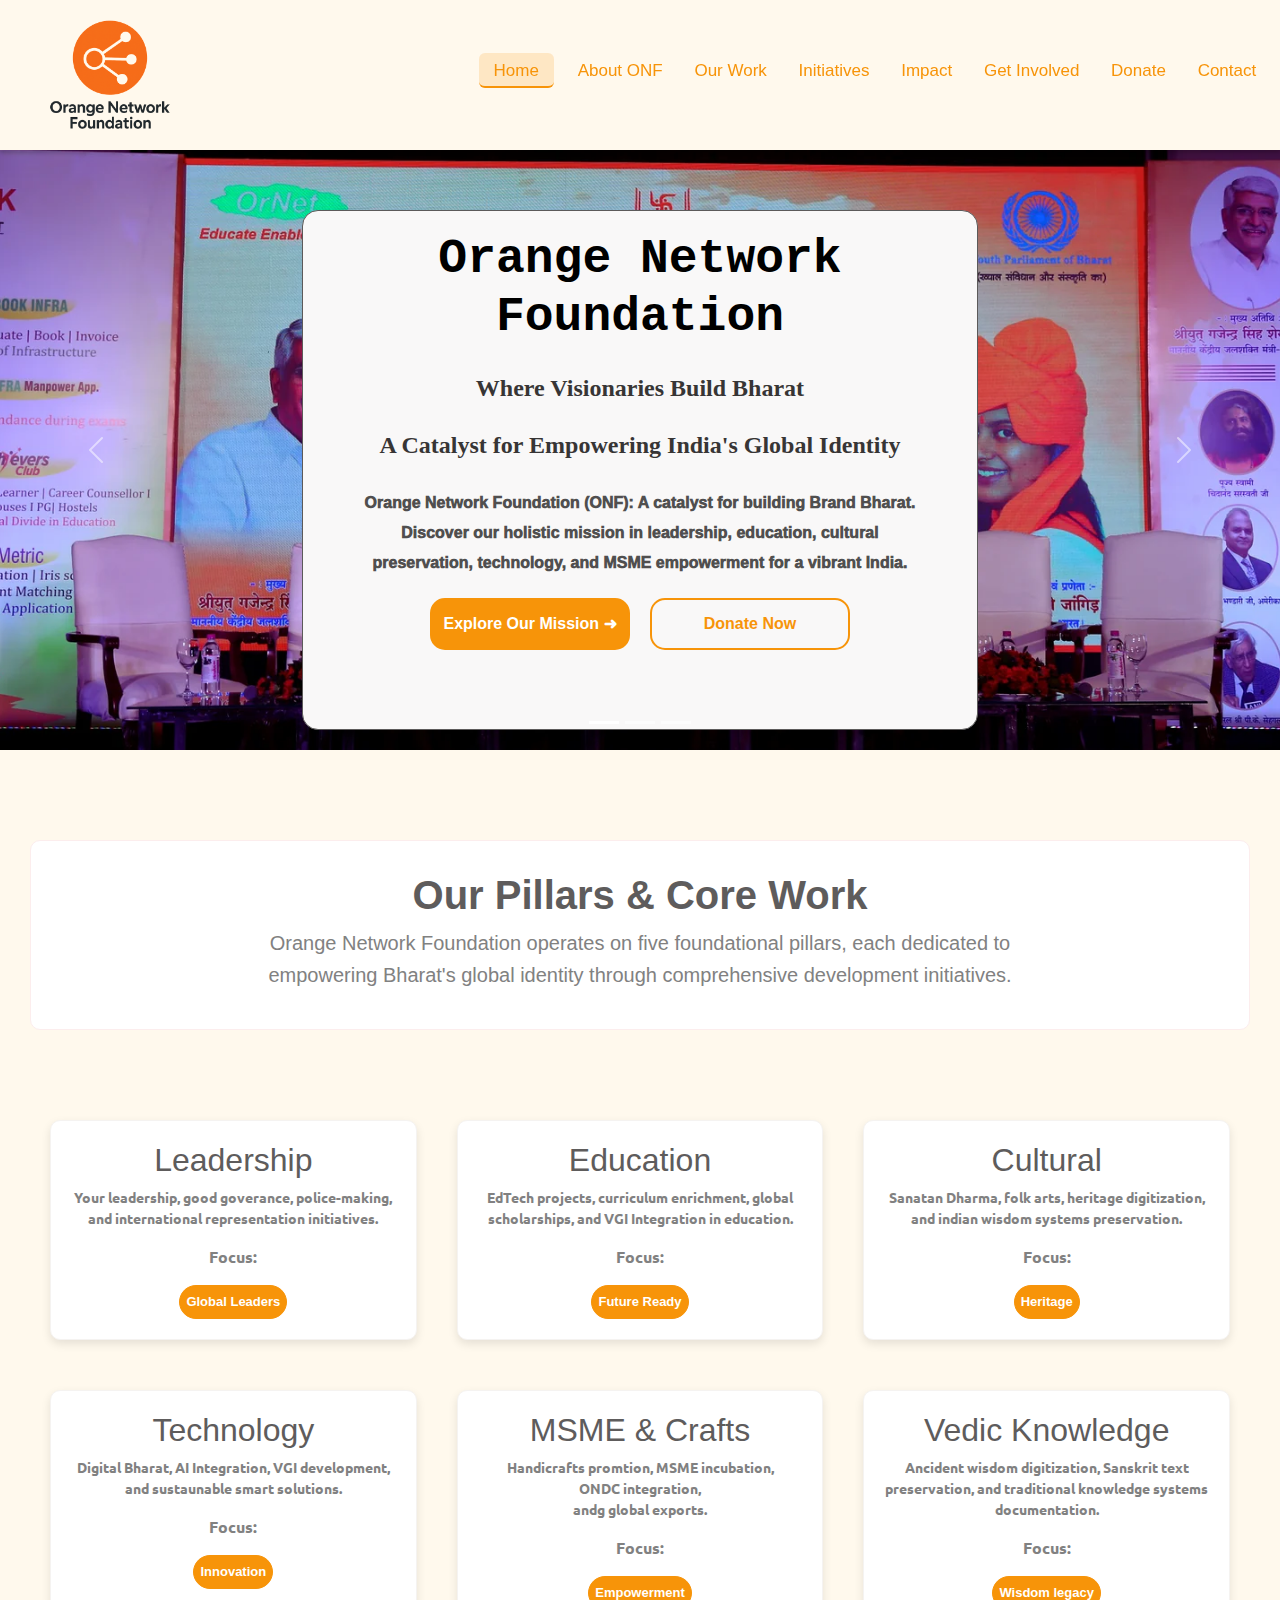
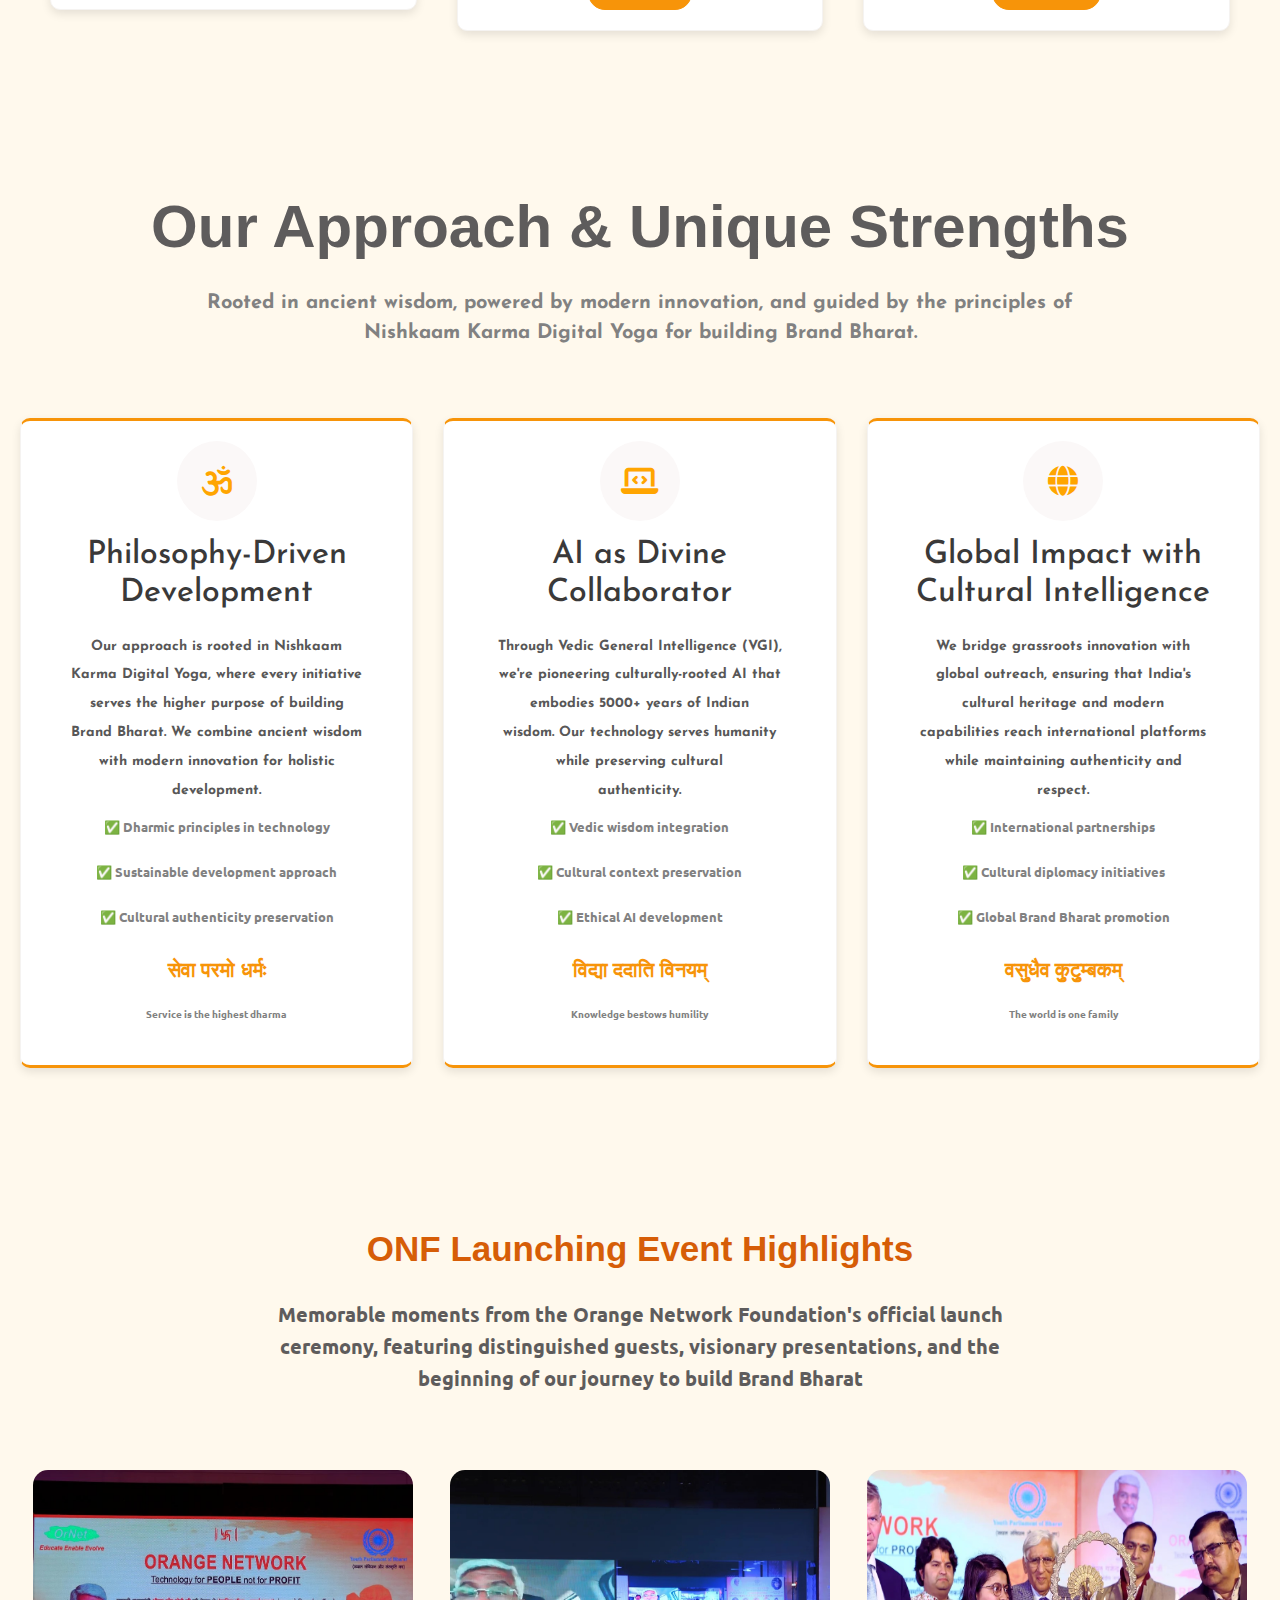
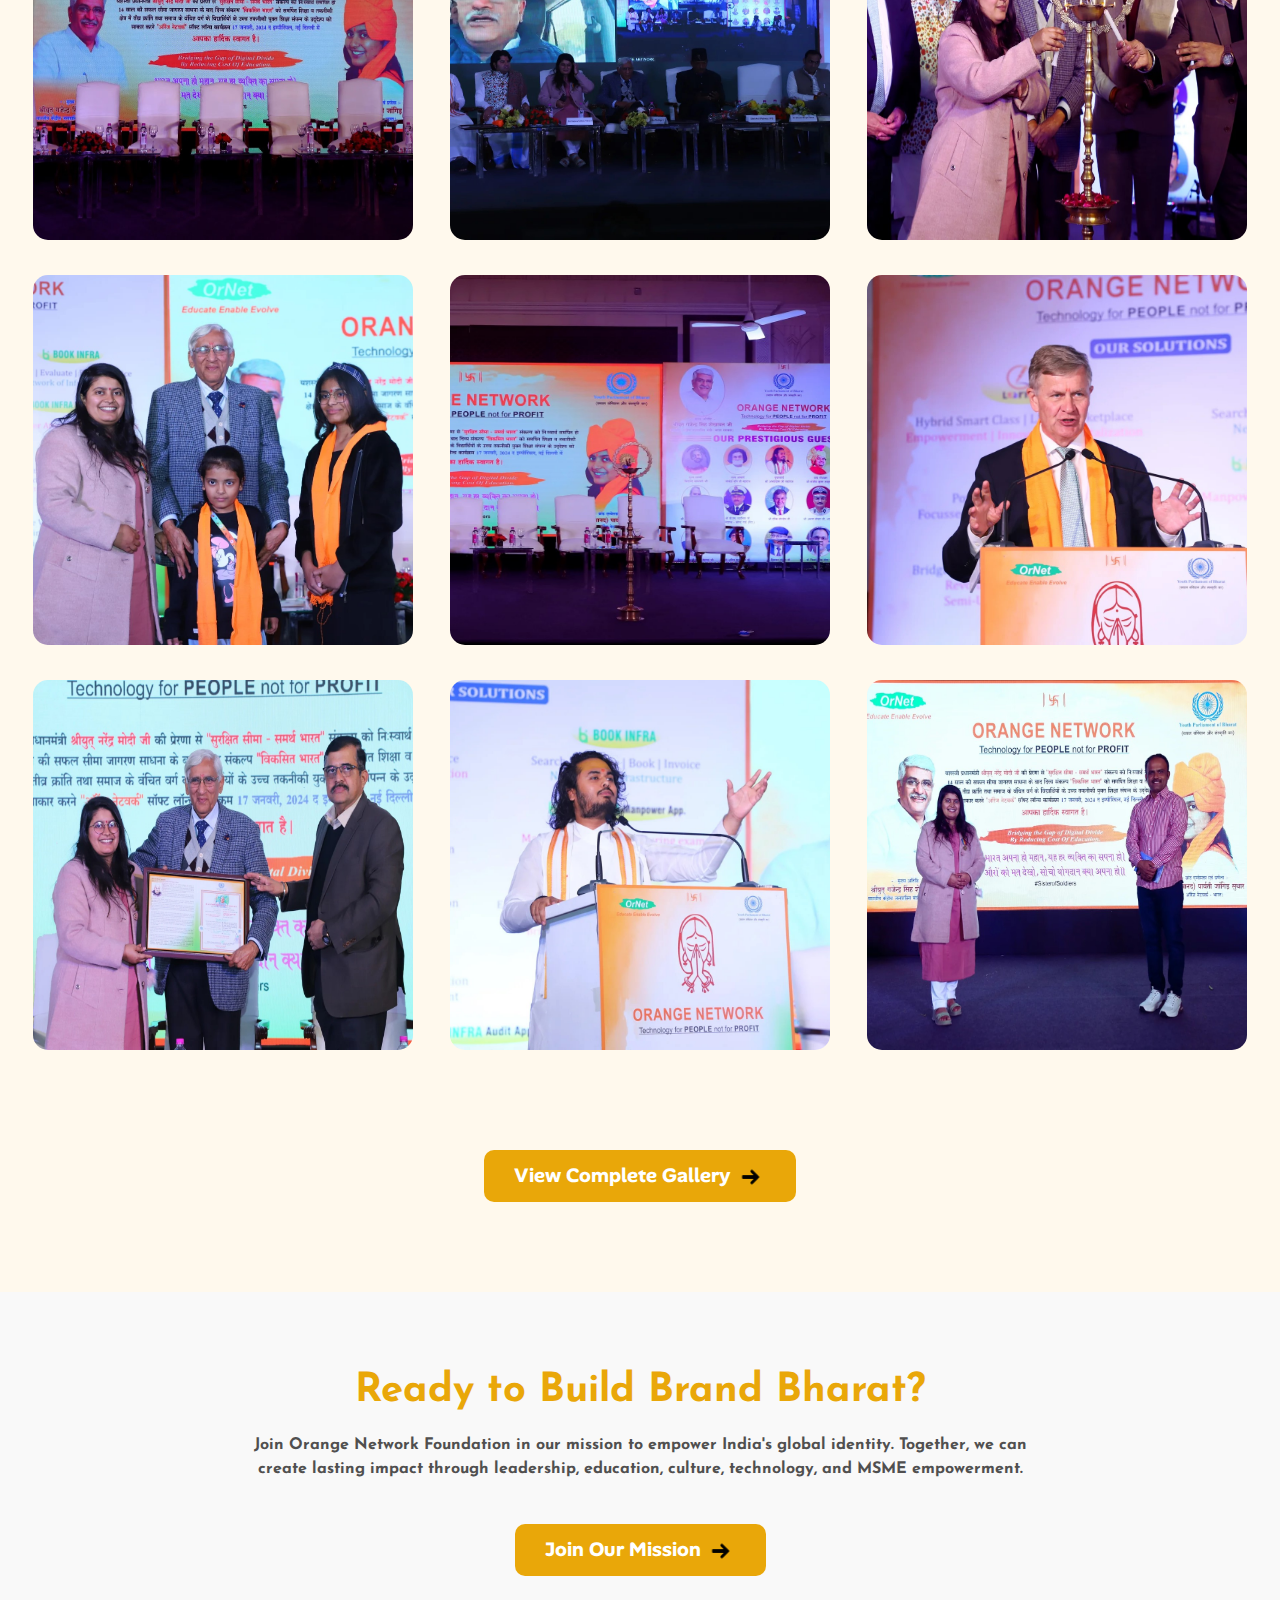
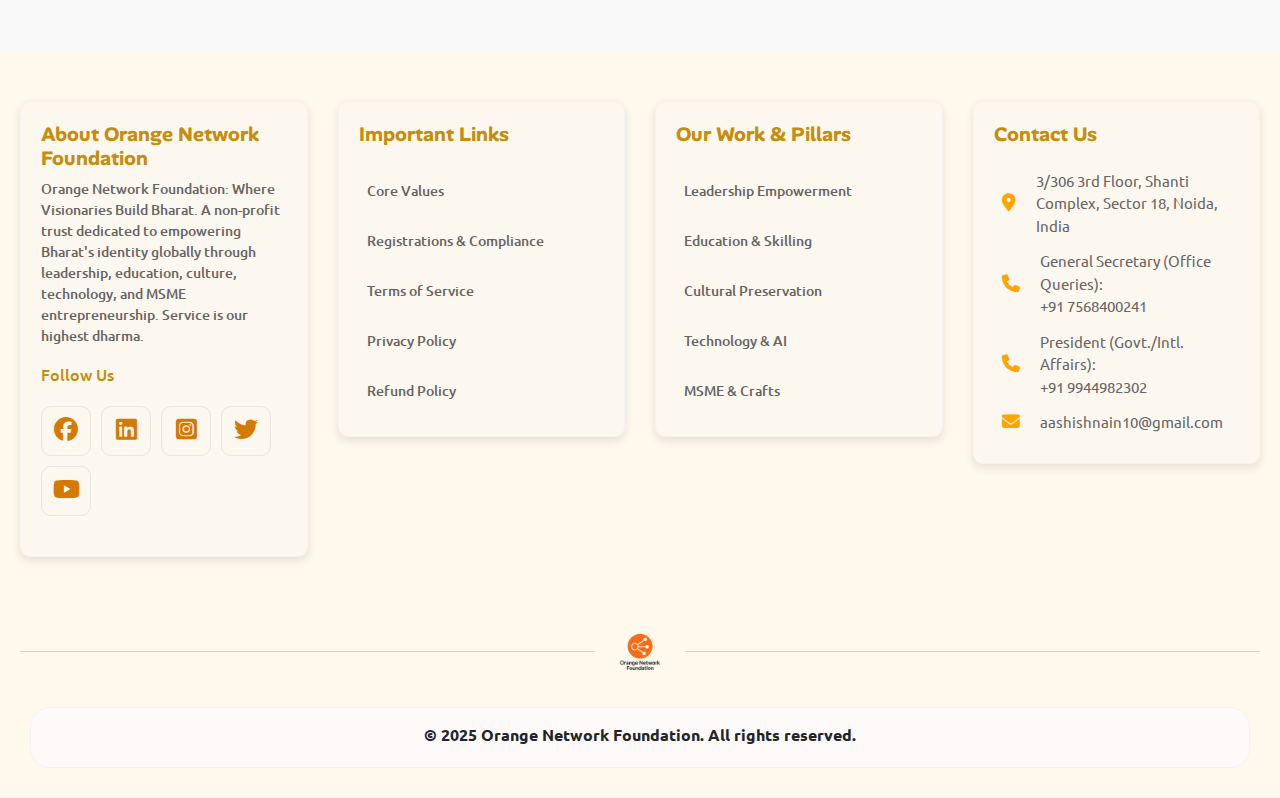
<file: index.html>
<!DOCTYPE html>
<html lang="en">

<head>
    <meta charset="UTF-8">
    <meta name="viewport" content="width=device-width, initial-scale=1.0">
    <title>Orange Newteork Foundation</title>
     <link rel="icon" type="image/png" href="photos/logo/logo.png" sizes="512x512">
    <link rel="stylesheet" href="style.css">
    <link rel="preconnect" href="https://fonts.googleapis.com">
    <link rel="preconnect" href="https://fonts.gstatic.com" crossorigin>
    <link href="https://fonts.googleapis.com/css2?family=Alan+Sans:wght@300..900&display=swap" rel="stylesheet">
    <link href="https://cdn.jsdelivr.net/npm/bootstrap@5.3.3/dist/css/bootstrap.min.css" rel="stylesheet">
    <script src="https://cdn.jsdelivr.net/npm/bootstrap@5.3.3/dist/js/bootstrap.bundle.min.js"></script>
    <link rel="stylesheet" href="https://cdnjs.cloudflare.com/ajax/libs/font-awesome/6.7.2/css/all.min.css">
    <style>
        @import url('https://fonts.googleapis.com/css2?family=Alan+Sans:wght@300..900&family=Josefin+Sans:ital,wght@0,100..700;1,100..700&family=Ubuntu:ital,wght@0,300;0,400;0,500;0,700;1,300;1,400;1,500;1,700&display=swap');
    </style>
</head>

<body style="background-color: #fff9ed;">

    <header class="header">
        <div>
            <h2 class="logo"><img src="photos/logo/logo.png" alt=""></h2>
        </div>
        <nav>
            <ul>
                <li><a href="#" class="active">Home</a></li>
                <li><a href="aboutonf.html">About ONF</a></li>
                <li><a href="ourwork.html">Our Work</a></li>
                <li><a href="initiatives.html">Initiatives</a></li>
                <li><a href="impact.html">Impact</a></li>
                <li><a href="getinvolved.html">Get Involved</a></li>
                <li><a href="Donate.html">Donate</a></li>
                <li><a href="contact.html">Contact</a></li>
            </ul>
        </nav>
    </header>

    <div id="demo" class="carousel slide carousel-fade" data-bs-ride="carousel" data-bs-interval="2000">

        <!-- Indicators/dots -->
        <div class="carousel-indicators">
            <button type="button" data-bs-target="#demo" data-bs-slide-to="0" class="active"></button>
            <button type="button" data-bs-target="#demo" data-bs-slide-to="1"></button>
            <button type="button" data-bs-target="#demo" data-bs-slide-to="2"></button>
        </div>

        <!-- The slideshow/carousel -->
        <div class="carousel-inner">
            <div class="carousel-item active">
                <img src="photos/crouser/2.webp" alt="Los Angeles" class="d-block w-100">
                <div class="carousel-caption">
                    <h1>Orange Network Foundation</h1>
                    <h6>Where Visionaries Build Bharat</h6>
                    <h6>A Catalyst for Empowering India's Global Identity</h6>
                    <p>Orange Network Foundation (ONF): A catalyst for building Brand Bharat. Discover our holistic
                        mission in leadership, education, cultural preservation, technology, and MSME empowerment for a
                        vibrant India.</p>
                    <div class="btn-group-custom">
                        <a class="btn1" href="aboutonf.html">Explore Our Mission ➜</a>
                        <a href="Donate.html" class="btn2">Donate Now </a>
                    </div>
                </div>
            </div>
            <div class="carousel-item">
                <img src="photos/crouser/1.webp" alt="Chicago" class="d-block w-100">
                <div class="carousel-caption">
                    <h1>Orange Network Foundation</h1>
                    <h6>Where Visionaries Build Bharat</h6>
                    <h6>A Catalyst for Empowering India's Global Identity</h6>
                    <p>Orange Network Foundation (ONF): A catalyst for building Brand Bharat. Discover our holistic
                        mission in leadership, education, cultural preservation, technology, and MSME empowerment for a
                        vibrant India.</p>
                    <div class="btn-group-custom">
                        <a class="btn1" href="aboutonf.html">Explore Our Mission ➜</a>
                        <a href="Donate.html" class="btn2">Donate Now </a>
                    </div>
                </div>
            </div>
            <div class="carousel-item">
                <img src="photos/crouser/3.webp" alt="New York" class="d-block w-100">
                <div class="carousel-caption">
                    <h1>Orange Network Foundation</h1>
                    <h6>Where Visionaries Build Bharat</h6>
                    <h6>A Catalyst for Empowering India's Global Identity</h6>
                    <p>Orange Network Foundation (ONF): A catalyst for building Brand Bharat. Discover our holistic
                        mission in leadership, education, cultural preservation, technology, and MSME empowerment for a
                        vibrant India.</p>
                    <div class="btn-group-custom">
                        <a class="btn1" href="aboutonf.html">Explore Our Mission ➜</a>
                        <a href="Donate.html" class="btn2">Donate Now </a>
                    </div>
                </div>
            </div>
        </div>

        <button class="carousel-control-prev" type="button" data-bs-target="#demo" data-bs-slide="prev">
            <span class="carousel-control-prev-icon"></span>
        </button>
        <button class="carousel-control-next" type="button" data-bs-target="#demo" data-bs-slide="next">
            <span class="carousel-control-next-icon"></span>
        </button>
    </div>

    <div class="vikram">
        <h1><b>Our Pillars & Core Work</b></h1>
        <h5>Orange Network Foundation operates on five foundational pillars, each dedicated to empowering Bharat's
            global identity through comprehensive development initiatives.</h5>
    </div>

    <div class="box">
        <div class="box1">
            <h2>Leadership</h2>
            <p style="font-size: 14px;">Your leadership, good goverance, police-making, and international representation
                initiatives.</p>

            <p>Focus:</p>
            <button class="boxx"><b>Global Leaders</b></button>
        </div>
        <div class="box1">
            <h2>Education</h2>
            <p style="font-size: 14px;">EdTech projects, curriculum enrichment, global scholarships, and VGI Integration
                in education.</p>

            <p>Focus:</p>
            <button class="boxx"><b>Future Ready</b></button>
        </div>
        <div class="box1">
            <h2>Cultural</h2>
            <p style="font-size: 14px;">Sanatan Dharma, folk arts, heritage digitization, and indian wisdom systems
                preservation.</p>

            <p>Focus:</p>
            <button class="boxx"><b>Heritage</b></button>
        </div>
    </div>

    <div class="box">
        <div class="box1">
            <h2>Technology</h2>
            <p style="font-size: 14px;">Digital Bharat, AI Integration, VGI development, and sustaunable smart
                solutions.</p>

            <p>Focus:</p>
            <button class="boxx"><b>Innovation</b></button>
        </div>
        <div class="box1">
            <h2>MSME & Crafts</h2>
            <p style="font-size: 14px;">Handicrafts promtion, MSME incubation,<br> ONDC integration, <br>andg global
                exports.</p>

            <p>Focus:</p>
            <button class="boxx"><b>Empowerment</b></button>
        </div>
        <div class="box1">
            <h2>Vedic Knowledge</h2>
            <p style="font-size: 14px;">Ancident wisdom digitization, Sanskrit text preservation, and traditional
                knowledge systems documentation.</p>

            <p>Focus:</p>
            <button class="boxx"><b>Wisdom legacy</b></button>
        </div>
    </div>

    <div class="Approach">
        <h1> <b>Our Approach & Unique Strengths</b></h1>
        <p>Rooted in ancient wisdom, powered by modern innovation, and guided by the principles of Nishkaam Karma
            Digital Yoga for building Brand Bharat.</p>
    </div>

    <div class="boxxx">
        <div class="box11 icon-box">
            <i class="fa-solid fa-om"></i>
            <h2>Philosophy-Driven Development</h2>
            <h5 style="font-size: 14px;">Our approach is rooted in Nishkaam Karma Digital Yoga, where every initiative
                serves the higher purpose of building Brand Bharat. We combine ancient wisdom with modern innovation for
                holistic development.</h5>

            <p>✅ Dharmic principles in technology</p>
            <p>✅ Sustainable development approach</p>
            <p>✅ Cultural authenticity preservation</p>

            <h4>सेवा परमो धर्मः</h4>
            <p style="font-size: 10px;">Service is the highest dharma</p>
        </div>
        <div class="box11 icon-box">
            <i class="fa-solid fa-laptop-code"></i>
            <h2>AI as Divine Collaborator</h2>
            <h5 style="font-size: 14px;">Through Vedic General Intelligence (VGI), we're pioneering culturally-rooted AI
                that embodies 5000+ years of Indian <br> wisdom. Our technology serves humanity while preserving
                cultural <br> authenticity.</h5>

            <p>✅ Vedic wisdom integration</p>
            <p>✅ Cultural context preservation</p>
            <p>✅ Ethical AI development</p>

            <h4>विद्या ददाति विनयम्</h4>
            <p style="font-size: 10px;">Knowledge bestows humility</p>
        </div>
        <div class="box11 icon-box">
            <i class="fa-solid fa-globe"></i>
            <h2>Global Impact with Cultural Intelligence</h2>
            <h5 style="font-size: 14px;">We bridge grassroots innovation with global outreach, ensuring that India's
                cultural heritage and modern <br> capabilities reach international platforms while maintaining
                authenticity and <br> respect.</h5>

            <p>✅ International partnerships</p>
            <p>✅ Cultural diplomacy initiatives</p>
            <p>✅ Global Brand Bharat promotion</p>

            <h4>वसुधैव कुटुम्बकम्</h4>
            <p style="font-size: 10px;">The world is one family</p>
        </div>

    </div>

    <div class="onf">
        <h1>ONF Launching Event Highlights</h1>
        <p>Memorable moments from the Orange Network Foundation's official launch <br>ceremony, featuring distinguished
            guests, visionary presentations, and the <br> beginning of our journey to build Brand Bharat</p>
    </div>

    <div>
        <div class="image">
            <div class="onff">
                <img src="photos/crouser/2.jpg" alt="">
            </div>
            <div class="onff">
                <img src="photos/crouser/4.jpg" alt="">
            </div>
            <div class="onff">
                <img src="photos/crouser/1.jpg" alt="">
            </div>
        </div>
        <div class="image">
            <div class="onff">
                <img src="photos/crouser/5.jpg" alt="">
            </div>
            <div class="onff">
                <img src="photos/crouser/3.jpg" alt="">
            </div>
            <div class="onff">
                <img src="photos/crouser/6.jpg" alt="">
            </div>
        </div>
        <div class="image">
            <div class="onff">
                <img src="photos/crouser/7.jpg" alt="">
            </div>
            <div class="onff">
                <img src="photos/crouser/8.jpg" alt="">
            </div>
            <div class="onff">
                <img src="photos/crouser/10.jpg" alt="">
            </div>
        </div>
    </div>

    <div class="complete">
        <button>View Complete Gallery <img src="photos/gallery arrow/1.png" alt=""></button>
    </div>

    <div class="join">
        <h1>Ready to Build Brand Bharat?</h1>
        <h6>Join Orange Network Foundation in our mission to empower India's global identity. Together, we can <br>
            create lasting impact through leadership, education, culture, technology, and MSME empowerment.</h6>
        <a href="ourwork.html"><button class="joinn">Join Our Mission <img src="photos/gallery arrow/1.png"
                    alt=""></button></a>
    </div>

    <div class="boo">
        <div class="booo">
            <h2>About Orange Network Foundation</h2>
            <p style="font-size: 14px;">Orange Network Foundation: Where Visionaries Build Bharat. A non-profit trust
                dedicated to empowering Bharat's identity globally through leadership, education, culture, technology,
                and MSME entrepreneurship. Service is our highest dharma.</p>

            <p style="color: rgb(196, 141, 13);;">Follow Us</p>

            <div class="contact">
                <li class="contactt">
                    <a href="https://www.facebook.com/aashish.nain.399/" target="_blank"><i
                            class="fa-brands fa-facebook"></i></a>
                </li>
                <li class="contactt">
                    <a href="https://www.linkedin.com/feed/" target="_blank"><i class="fa-brands fa-linkedin"></i></a>
                </li>
                <li class="contactt">
                    <a href="https://www.instagram.com/lovely______nain/" target="_blank"><i
                            class="fa-brands fa-square-instagram"></i></a>
                </li>
                <li class="contactt">
                    <a href="https://x.com/aadarshnain" target="_blank">
                        <i class="fa-brands fa-twitter"></i></a>
                </li>
                <li class="contactt">
                    <a href="https://www.youtube.com/@lovelyNain10" target="_blank" rel="noopener noreferrer">
                        <i class="fa-brands fa-youtube"></i></a>
                </li>
            </div>
        </div>
        <div class="boq">
            <h2 style="margin-bottom: 20px;">Important Links</h2>
            <p style="font-size: 14px; line-height: 2rem;">Core Values</p>
            <p style="font-size: 14px; line-height: 2rem;">Registrations & Compliance</p>
            <p style="font-size: 14px; line-height: 2rem;">Terms of Service</p><br>
            <p style="font-size: 14px; line-height: 2rem;">Privacy Policy</p><br>
            <p style="font-size: 14px; line-height: 2rem;">Refund Policy</p>

        </div>
        <div class="boq">
            <h2 style="margin-bottom: 20px;">Our Work & Pillars</h2>
            <p style="font-size: 14px; line-height: 2rem;">Leadership Empowerment</p>
            <p style="font-size: 14px; line-height: 2rem;">Education & Skilling</p>
            <p style="font-size: 14px; line-height: 2rem;">Cultural Preservation</p><br>
            <p style="font-size: 14px; line-height: 2rem;">Technology & AI</p><br>
            <p style="font-size: 14px; line-height: 2rem;">MSME & Crafts</p>

        </div>
        <div class="boqq">
            <h2 style="margin-bottom: 20px;">Contact Us</h2>
            <!-- <p style="font-size: 14px; line-height: 2rem;">Leadership Empowerment</p>
            -->
            <p><i class="fa-solid fa-location-dot"></i>3/306 3rd Floor, Shanti Complex, Sector 18, Noida, India</p>

            <p><i class="fa-solid fa-phone"></i>General Secretary (Office Queries): <br> +91 7568400241</p>
            <p><i class="fa-solid fa-phone"></i>President (Govt./Intl. Affairs): <br> +91 9944982302</p>




            <p class="boqqq"><i class="fa-solid fa-envelope"></i>aashishnain10@gmail.com</p>

        </div>


    </div>

    <div class="logofooter-container">
        <div class="line"></div>
        <div class="logofooter">
            <img src="photos/logo/logo.png" alt="Logo">
        </div>
        <div class="line"></div>
    </div>

    <footer class="footer">
        <p>© 2025 Orange Network Foundation. All rights reserved.</p>
    </footer>
    
    <script src="scrpit.js"></script>

</body>

</html>
</file>
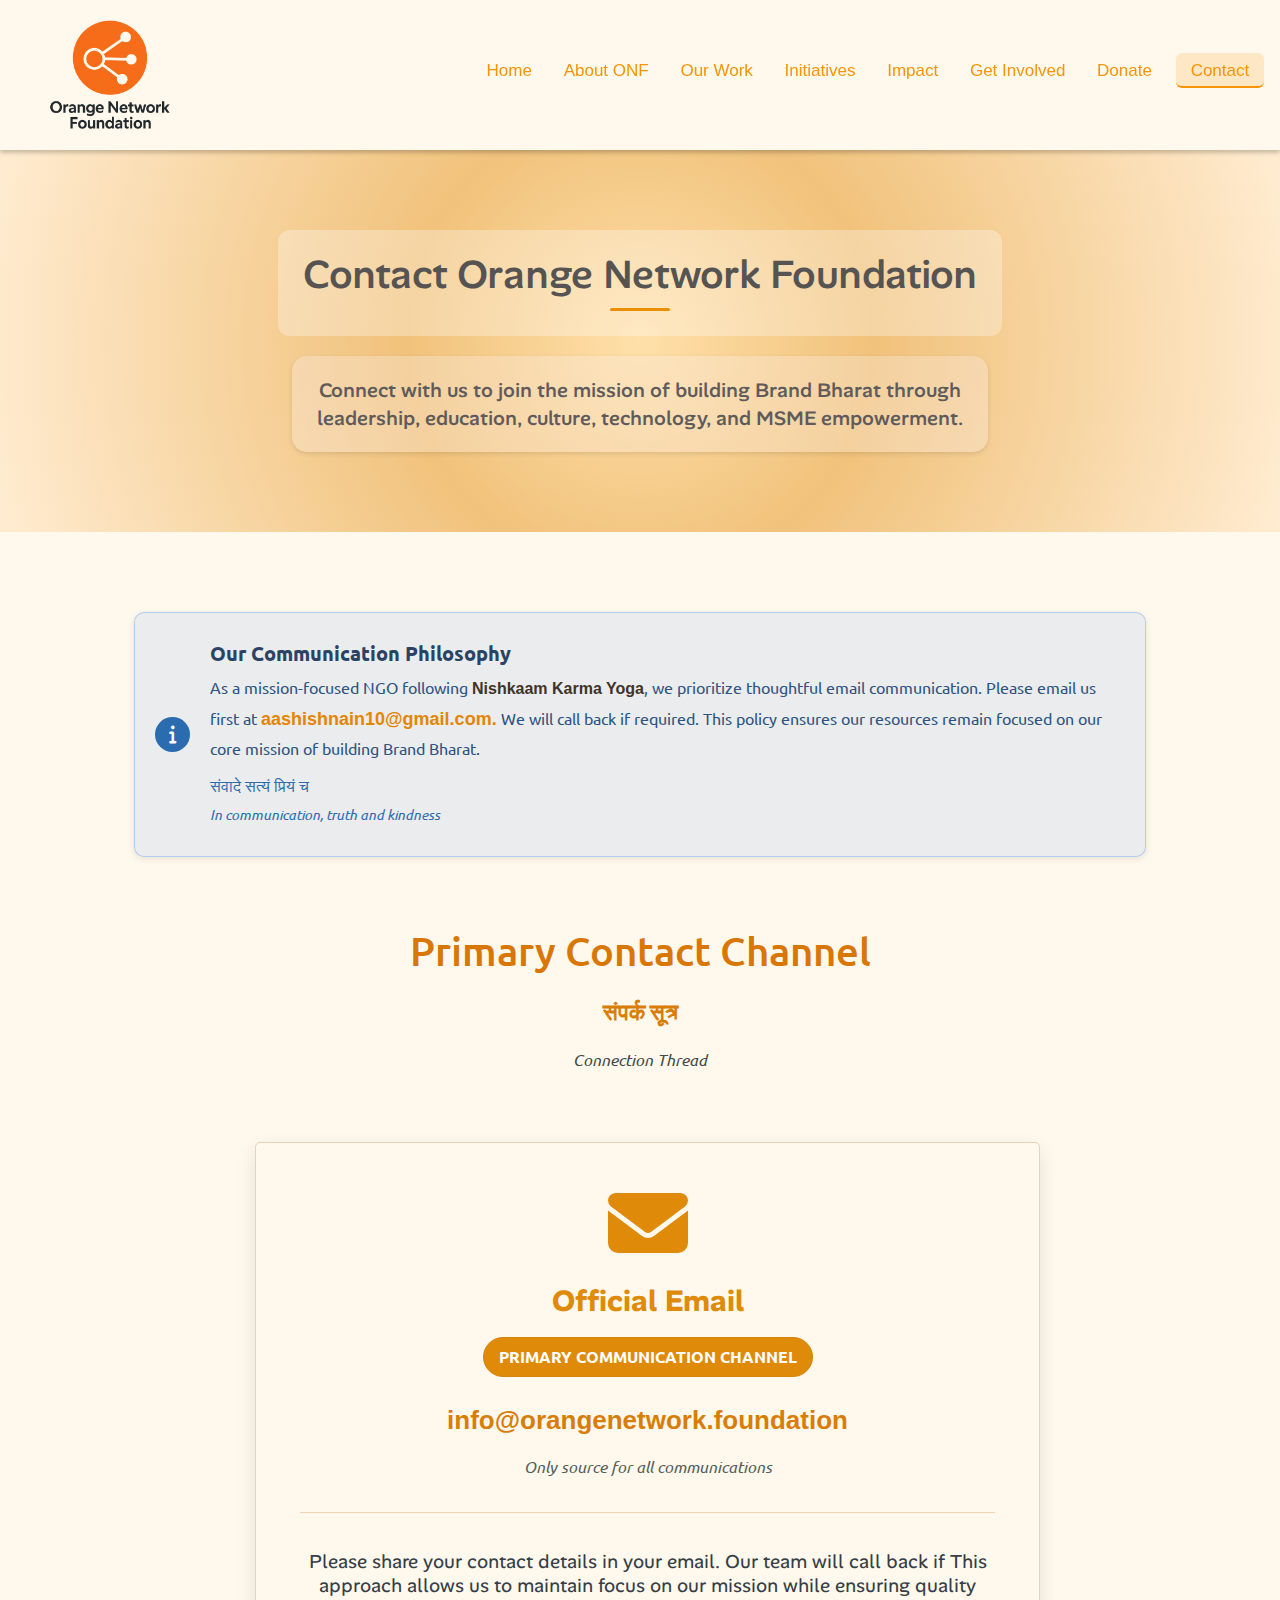
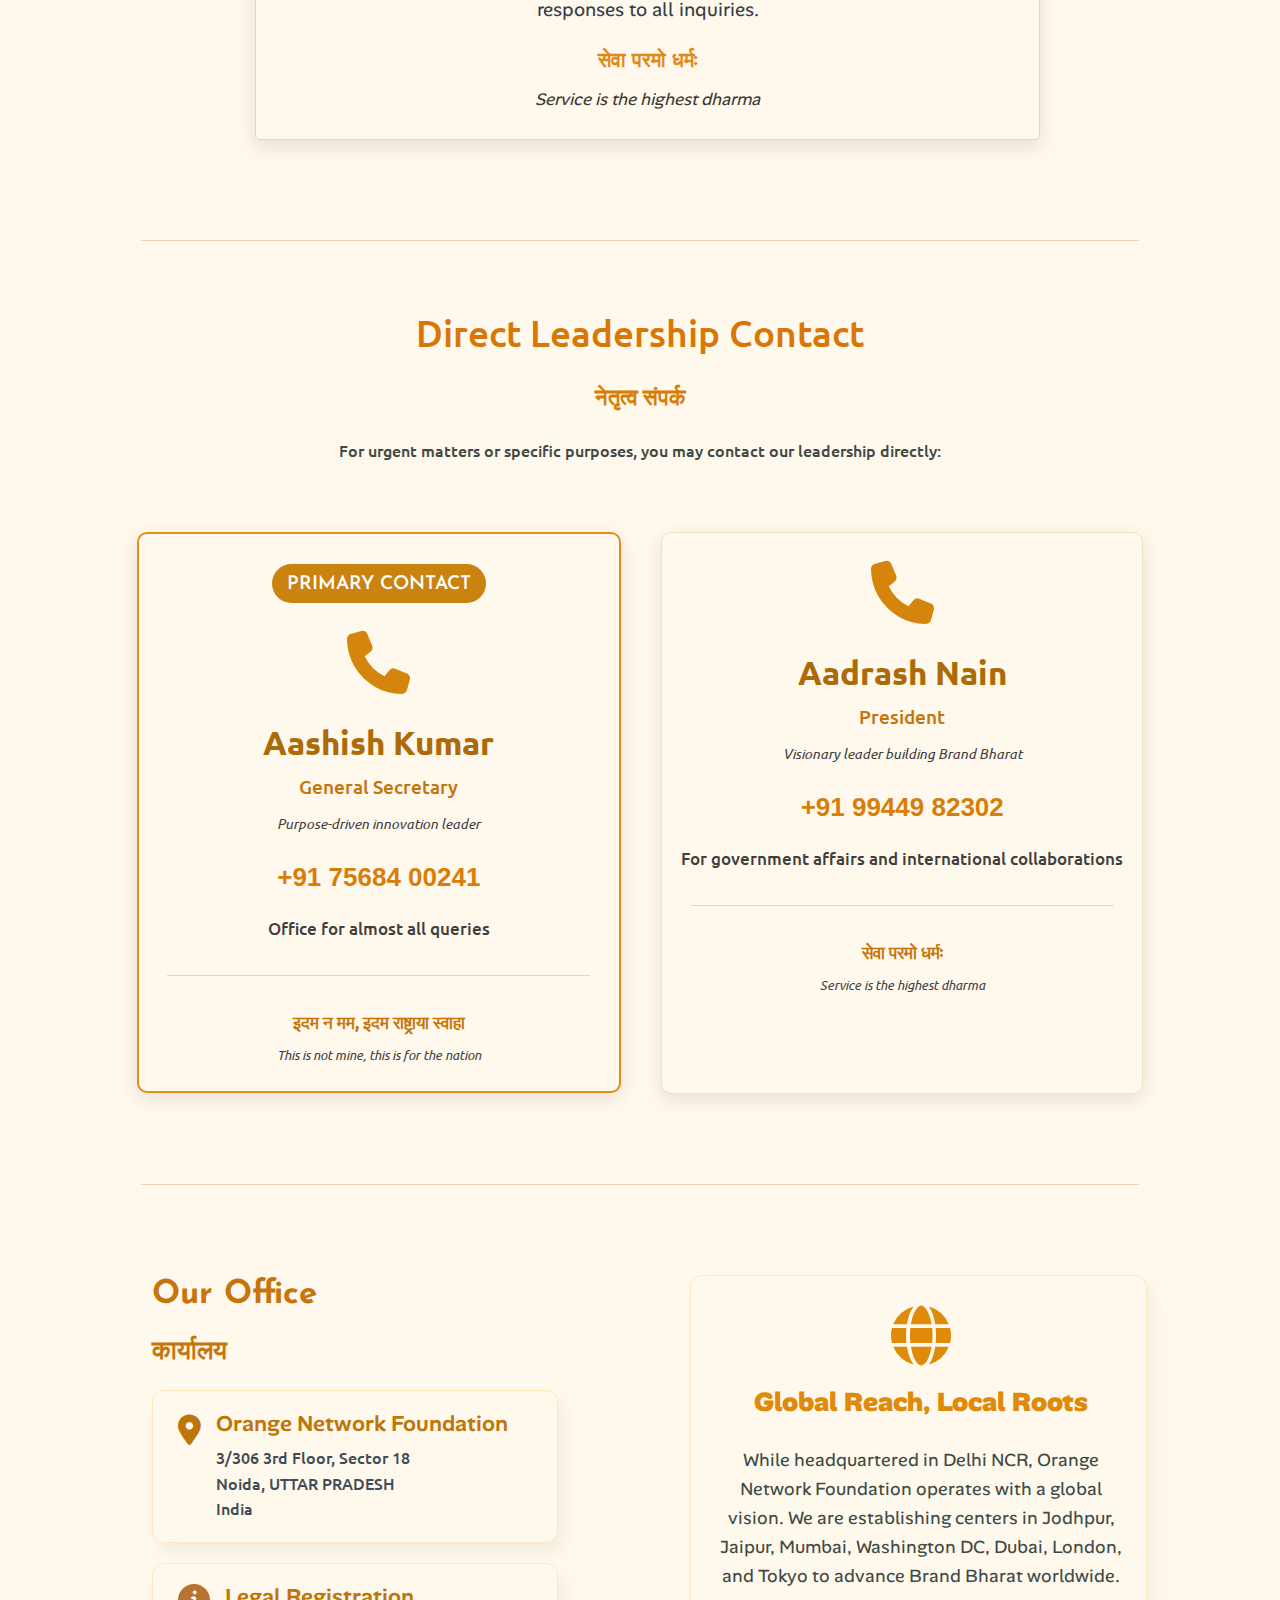
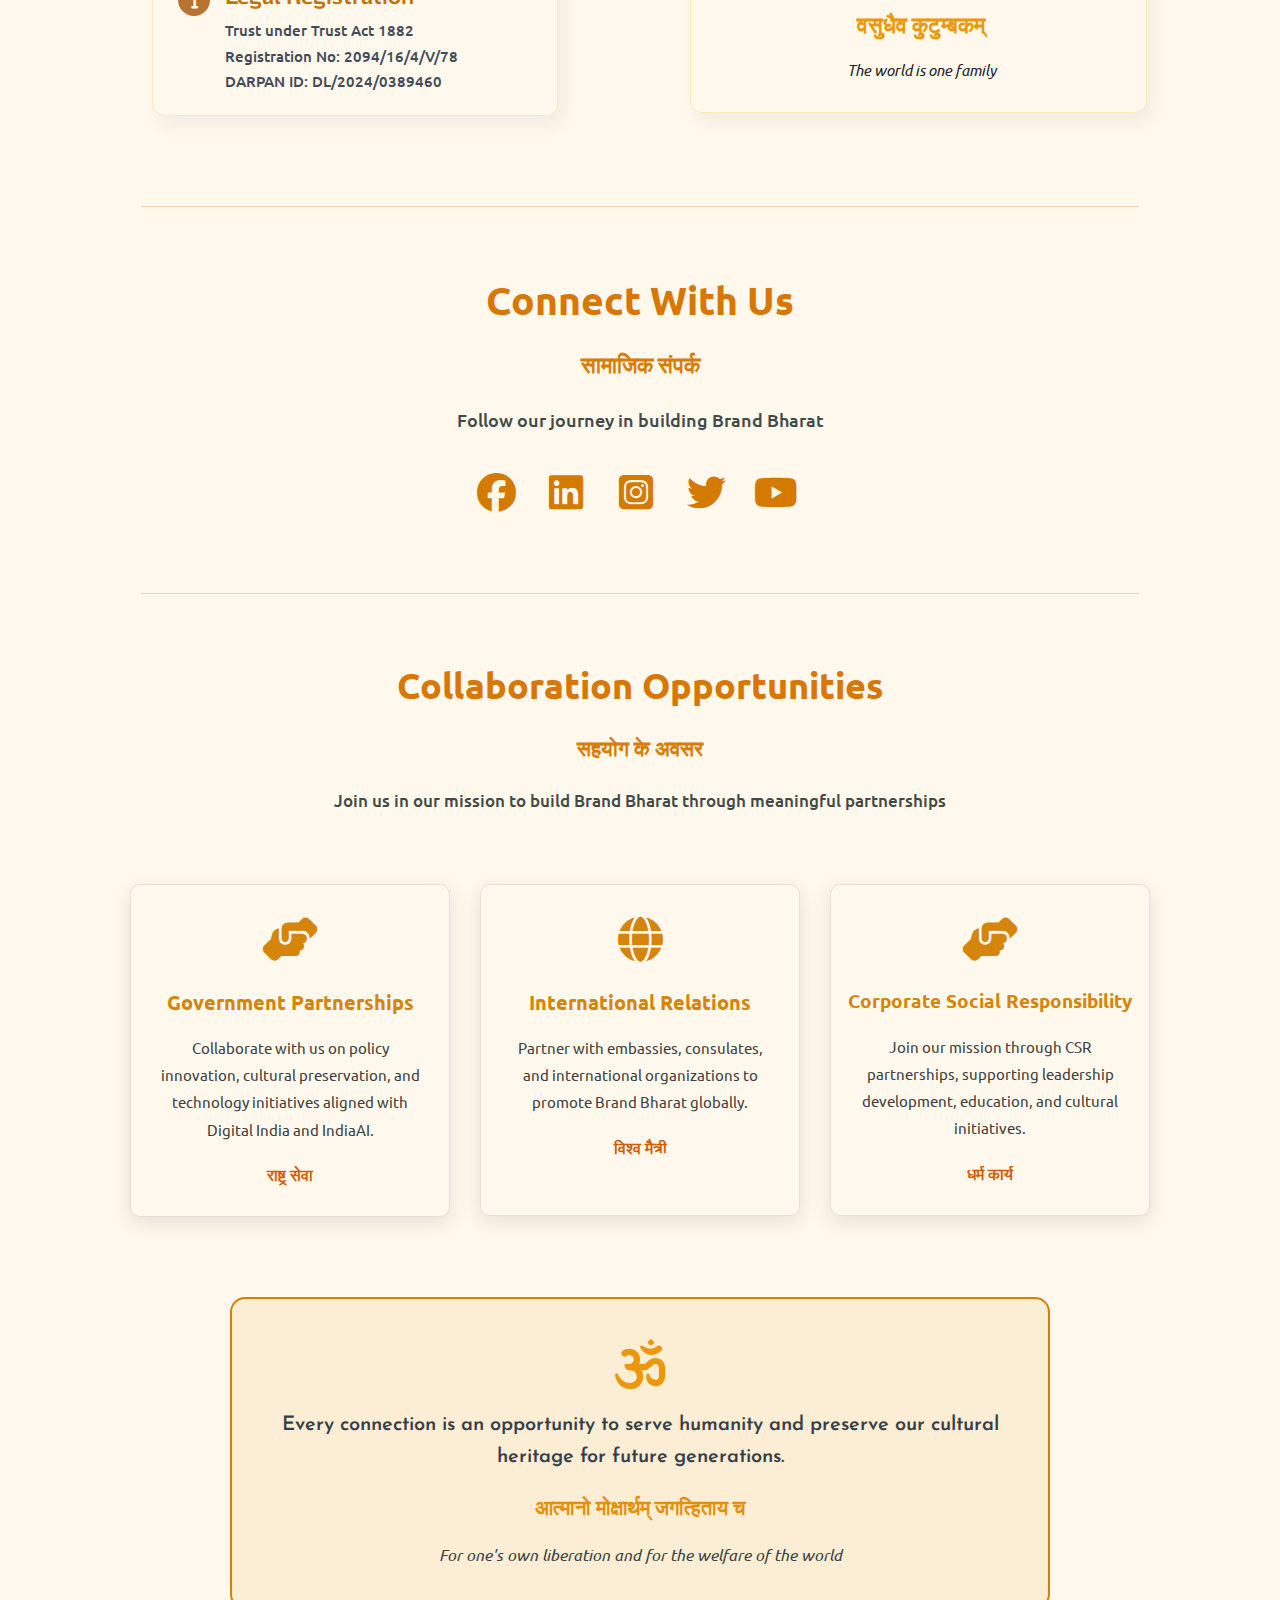
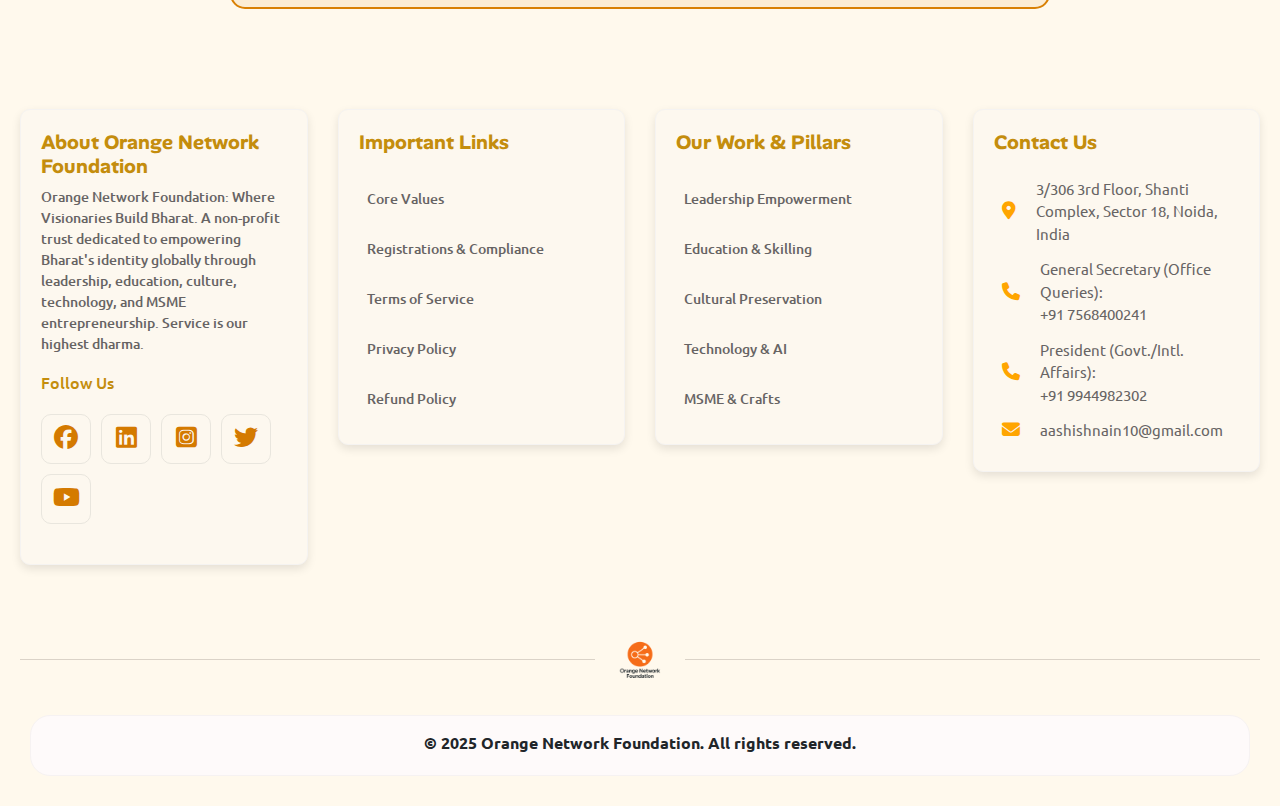
<file: contact.html>
<!DOCTYPE html>
<html lang="en">

<head>
    <meta charset="UTF-8">
    <meta name="viewport" content="width=device-width, initial-scale=1.0">
    <title>Contact Orange Network Foundation</title>
    <link rel="icon" type="image/png" href="photos/logo/logo.png" sizes="512x512">
    <link rel="stylesheet" href="style.css">
    <link rel="preconnect" href="https://fonts.googleapis.com">
    <link rel="preconnect" href="https://fonts.gstatic.com" crossorigin>
    <link href="https://fonts.googleapis.com/css2?family=Alan+Sans:wght@300..900&display=swap" rel="stylesheet">
    <link href="https://cdn.jsdelivr.net/npm/bootstrap@5.3.3/dist/css/bootstrap.min.css" rel="stylesheet">
    <script src="https://cdn.jsdelivr.net/npm/bootstrap@5.3.3/dist/js/bootstrap.bundle.min.js"></script>
    <link rel="stylesheet" href="https://cdnjs.cloudflare.com/ajax/libs/font-awesome/6.7.2/css/all.min.css">
    <style>
        @import url('https://fonts.googleapis.com/css2?family=Alan+Sans:wght@300..900&family=Josefin+Sans:ital,wght@0,100..700;1,100..700&family=Ubuntu:ital,wght@0,300;0,400;0,500;0,700;1,300;1,400;1,500;1,700&display=swap');
    </style>

</head>

<body style="background-color: #fff9ed;">

    <header class="header">
        <div>
            <h2 class="logo"><img src="photos/logo/logo.png" alt=""></h2>
        </div>
        <nav>
            <ul>
                <li><a href="index.html">Home</a></li>
                <li><a href="aboutonf.html">About ONF</a></li>
                <li><a href="ourwork.html">Our Work</a></li>
                <li><a href="initiatives.html">Initiatives</a></li>
                <li><a href="impact.html">Impact</a></li>
                <li><a href="getinvolved.html">Get Involved</a></li>
                <li><a href="Donate.html">Donate</a></li>
                <li><a href="contact.html" class="active">Contact</a></li>
            </ul>
        </nav>
    </header>

    <section class="about-header" style="background: radial-gradient(circle at center,
      rgba(255, 221, 162, 0.9) 0%,
      rgba(240, 191, 117, 0.95) 35%,
      rgb(255, 236, 209) 100%);">
        <div class="about-content">
            <h1>Contact Orange Network Foundation<div class="underline">
            </h1> <br>
            <p>Connect with us to join the mission of building Brand Bharat through <br> leadership, education, culture,
                technology, and MSME empowerment.</p>
        </div>
    </section>

    <div class="alt-box" style="margin-bottom: 0;">
        <div class="ion-container">
            <i class="fa-solid fa-info"></i>
        </div>
        <div class="alt-text">
            <strong>Our Communication Philosophy</strong><br>
            As a mission-focused NGO following <b> Nishkaam Karma Yoga</b>, we prioritize thoughtful email
            communication. Please
            email us first at <a href="mailto:aashishnain10@gmail.com">aashishnain10@gmail.com.</a> We will call back if
            required. This policy ensures our
            resources remain focused on our core mission of building Brand Bharat.
            <p style="margin-bottom: 0px; padding-top: 10px; font-size: 16px; font-weight: 550; color: #2B6CB0;">संवादे
                सत्यं प्रियं च</p>
            <p
                style="padding-top: 0; margin-bottom: 0; padding-bottom: 0; font-size: 14px; font-weight: 400; color: #2B6CB0; font-style: italic;">
                In communication, truth and kindness</p>
        </div>
    </div>

    <div class="tech">
        <h3 style="font-family: Ubuntu, sans-serif; font-weight: 500;">Primary Contact Channel</h3>
        <p style="margin: 20px; font-size: 22px; color: #d87e08;">संपर्क सूत्र</p>
        <p style="font-style: italic;font-weight: 500; font-size: 16px; color: #414a46;">Connection Thread</p>
    </div>

    <div class="wvn" style="margin-top: 0px; margin-bottom: 60px;">
        <i class="fa-solid fa-envelope"></i>
        <h1>Official Email</h1>
        <p>PRIMARY COMMUNICATION CHANNEL</p><br>
        <a class="wvnnn" href="mailto:aashishnain10@gmail.com"
            style="display:inline-block; margin:10px 0; margin-top: 0px; margin-bottom: 0; padding:8px 15px; font-weight:600; font-size:26px; text-decoration: none; color: #d87e08; transition: transform 0.3s;"
            onmouseover="this.style.textDecoration='underline'; this.style.color='#a45a00'; this.style.transform='scale(1.05)';"
            onmouseout="this.style.textDecoration='none'; this.style.color='#d5850c'; this.style.transform='scale(1)';">info@orangenetwork.foundation</a>
        <br>
        <p
            style="border: 0; background-color: #fff9ed; color: #545f5a; font-size: 16px; font-weight: 500; margin-top: 0; font-style: italic;">
            Only source for all communications</p>
        <hr
            style="border: none; height: 0.5px; background: #d25f07; margin: 10px 0; margin-left: 24px; margin-right: 24px; ">

        <h6>Please share your contact details in your email. Our team will call back if <required class="br"></required>
            This approach allows us to maintain focus on our mission while ensuring quality <br>responses to all
            inquiries.</h6>
        <h5 style="padding-top: 10px; color: #df8a1a; font-weight: 600; padding-bottom: 0px;">सेवा परमो धर्मः</h5>
        <h6 style="color: #3e3a35; font-style: italic; font-size: 17px; padding-top: 5px; padding-bottom: 0;">Service is
            the highest dharma</h6>
    </div>

    <hr
        style="border: none; height: 0.5px; background: #d25f07; margin: 10px 0; margin-left: 11%; margin-right: 11%; margin-top: 100px;">

    <div class="tech">
        <h3 style="font-family: Ubuntu, sans-serif; font-weight: 500; font-size: 37px;">Direct Leadership Contact</h3>
        <p style="margin: 25px; font-size: 22px; color: #d87e08;">नेतृत्व संपर्क</p>
        <p style="font-weight: 500; font-size: 16px; color: #414a46;">For urgent matters or specific purposes, you may
            contact our leadership directly:</p>
    </div>

    <div class="our79">
        <div class="our779" style="border: 2px solid #e48d1d;">
            <h6 style="padding:6px 15px; padding-top: 10px; color: #ffffff; font-size: 19px;">PRIMARY CONTACT</h6>
            <i class="fa-solid fa-phone"></i>
            <h1>Aashish Kumar</h1>
            <p style="color: #c6750c; margin-bottom: 5px;">General Secretary</p>
            <p style="font-size: 14px; font-style: italic; font-weight: 500; padding-top: 0px; margin-bottom: 0;">
                Purpose-driven innovation leader</p>
            <a class="wvnnn" href="mailto:aashishnain10@gmail.com"
                style="display:inline-block; margin:0px 0; margin-top: 10px; margin-bottom: 8px; padding:8px 15px; font-weight:600; font-size:26px; text-decoration: none; color: #d87e08; transition: transform 0.3s;"
                onmouseover="this.style.textDecoration='underline'; this.style.color='#a45a00'; this.style.transform='scale(1.05)';"
                onmouseout="this.style.textDecoration='none'; this.style.color='#d5850c'; this.style.transform='scale(1)';">+91
                75684 00241</a><br>
            <p style="margin-top: 0; font-size: 17px; font-weight: 500;">Office for almost all queries</p>
            <hr
                style="border: none; height: 0.5px; background: #d25f07; margin: 10px 0; margin-left: 6%; margin-right: 6%; margin-top: 30px;">
            <p style="margin-top: 32px; margin-bottom: 0; font-size: 17px; font-weight: 600; color: #c6750c;">इदम न मम,
                इदम राष्ट्राया स्वाहा</p>
            <p
                style="font-size: 13px; font-style: italic; font-weight: 500; padding-top: 0px; margin-bottom: 20px; margin-top: 0;">
                This is not mine, this is for the nation</p>
        </div>
        <div class="our779">
            <i class="fa-solid fa-phone"></i>
            <h1>Aadrash Nain</h1>
            <p style="color: #c6750c; margin-bottom: 5px;">President</p>
            <p style="font-size: 14px; font-style: italic; font-weight: 500; padding-top: 0px; margin-bottom: 0;">
                Visionary leader building Brand Bharat</p>
            <a class="wvnnn" href="mailto:aashishnain10@gmail.com"
                style="display:inline-block; margin:0px 0; margin-top: 10px; margin-bottom: 8px; padding:8px 15px; font-weight:600; font-size:26px; text-decoration: none; color: #d87e08; transition: transform 0.3s;"
                onmouseover="this.style.textDecoration='underline'; this.style.color='#a45a00'; this.style.transform='scale(1.05)';"
                onmouseout="this.style.textDecoration='none'; this.style.color='#d5850c'; this.style.transform='scale(1)';">+91
                99449 82302</a><br>
            <p style="margin-top: 0; font-size: 17px; font-weight: 500;">For government affairs and international
                collaborations</p>
            <hr
                style="border: none; height: 0.5px; background: #d25f07; margin: 10px 0; margin-left: 6%; margin-right: 6%; margin-top: 30px;">
            <p style="margin-top: 32px; margin-bottom: 0; font-size: 17px; font-weight: 600; color: #c6750c;">सेवा परमो
                धर्मः</p>
            <p
                style="font-size: 13px; font-style: italic; font-weight: 500; padding-top: 0px; margin-bottom: 92px; margin-top: 0;">
                Service is the highest dharma</p>
        </div>
    </div>

    <hr
        style="border: none; height: 0.5px; background: #d25f07; margin: 10px 0; margin-left: 11%; margin-right: 11%; margin-top: 90px;">

    <section class="office-section" style="margin-top: 50px; margin-bottom: 0;">
        <div class="container">

            <!-- Left Column -->
            <div class="left-column">
                <h2 style="font-size: 33px; font-weight: 700; margin-bottom: 20px;
  font-family: Josefin Sans, sans-serif; color: #c6750c;" class="heading">Our Office</h2>
                <h3 style="font-size: 25px; color: #c6750c; font-weight: 600; margin-bottom: 25px;" class="subheading">
                    कार्यालय</h3>

                <div class="info-box">
                    <div class="info-heading">
                        <i class="fas fa-map-marker-alt icon"></i>
                        <div class="text-block">
                            <h4 style=" font-family: Alan Sans, sans-serif;">Orange Network Foundation</h4>
                            <p>3/306 3rd Floor, Sector 18<br>Noida, UTTAR PRADESH<br>India</p>
                        </div>
                    </div>
                </div>

                <div class="info-box">
                    <div class="info-heading">
                        <i class="fa-solid fa-info icon bordered-icon"
                            style="width: 32px; height: 32px; font-size: 19px; padding: 7px; padding-left: 11px; padding-bottom: 10px; padding-top: 4px; color: #ffffff;"></i>
                        <div class="text-block">
                            <h4 style=" font-family: Alan Sans, sans-serif;">Legal Registration</h4>
                            <p style="font-size: 15px; font-weight: 500;">Trust under Trust Act 1882<br>Registration No:
                                2094/16/4/V/78 <br>DARPAN ID: DL/2024/0389460</p>
                        </div>
                    </div>
                </div>
            </div>

            <!-- Right Column -->
            <div class="right-column">
                <div class="global-box">
                    <div class="united">
                        <i class="fa-solid fa-globe"></i>
                        <h1 style=" font-family: Alan Sans, sans-serif;">Global Reach, Local Roots</h1>
                        <h6
                            style=" font-family: Alan Sans, sans-serif; font-weight: 400; color: #414a46; margin-bottom: 0px;">
                            While headquartered in Delhi NCR, Orange Network Foundation operates with a global vision.
                            We are establishing centers in Jodhpur, Jaipur, Mumbai, Washington DC, Dubai, London, and
                            Tokyo to advance Brand Bharat worldwide.</h6>
                        <p style="color: #ed970c; font-weight: 600; ">वसुधैव कुटुम्बकम्</p>
                        <p style="font-size: 15px; font-weight: 500; font-style: italic;">The world is one family</p>

                    </div>
                </div>
            </div>

        </div>
    </section>

    <hr
        style="border: none; height: 0.5px; background: #d25f07; margin: 10px 0; margin-left: 11%; margin-right: 11%; margin-top: 30px;">

    <div class="tech">
        <h3 style="font-family: Ubuntu, sans-serif; font-weight: 600; font-size: 39px;">Connect With Us</h3>
        <p style="margin: 25px; font-size: 22px; color: #d87e08;">सामाजिक संपर्क

        </p>
        <p style="font-weight: 450; font-size: 18px; color: #414a46;">Follow our journey in building Brand Bharat</p>

        <div class="coact">
            <li class="coactt">
                <a href="https://www.facebook.com/aashish.nain.399/" target="_blank"><i
                        class="fa-brands fa-facebook"></i></a>
            </li>
            <li class="coactt">
                <a href="https://www.linkedin.com/feed/" target="_blank"><i class="fa-brands fa-linkedin"></i></a>
            </li>
            <li class="coactt">
                <a href="https://www.instagram.com/lovely______nain/" target="_blank"><i
                        class="fa-brands fa-square-instagram"></i></a>
            </li>
            <li class="coactt">
                <a href="https://x.com/aadarshnain" target="_blank">
                    <i class="fa-brands fa-twitter"></i></a>
            </li>
            <li class="coactt">
                <a href="https://www.youtube.com/@lovelyNain10" target="_blank" rel="noopener noreferrer">
                    <i class="fa-brands fa-youtube"></i></a>
            </li>
        </div>
    </div>

    <hr
        style="border: none; height: 0.5px; background: #d25f07; margin: 10px 0; margin-left: 11%; margin-right: 11%; margin-top: 40px;">

    <div class="tech">
        <h3 style="font-family: Ubuntu, sans-serif; font-weight: 600; font-size: 36px;">Collaboration Opportunities</h3>
        <p style="margin: 25px; font-size: 21px; color: #d87e08;">सहयोग के अवसर</p>
        <p style="font-weight: 450; font-size: 17px; color: #414a46;">Join us in our mission to build Brand Bharat
            through meaningful partnerships</p>
    </div>

    <div class="silu7">
        <div class="silu77">
            <i class="fa-solid fa-handshake-angle"></i>
            <h1>Government Partnerships</h1>
            <p style="font-size: 15px; line-height: 1.7rem; font-weight: 400;">Collaborate with us on policy <br>
                innovation, cultural preservation, and <br>technology initiatives aligned with <br> Digital India and
                IndiaAI.</p>
            <p style="font-size: 16px; font-weight: 600; margin-bottom: 25px; color: #d25f07;">राष्ट्र सेवा</p>
        </div>
        <div class="silu77">
            <i class="fa-solid fa-globe"></i>
            <h1>International Relations</h1>
            <p style="font-size: 15px; line-height: 1.7rem; font-weight: 400;">Partner with embassies, consulates,<br>
                and international organizations to <br>promote Brand Bharat globally.</p>
            <p style="font-size: 16px; font-weight: 600; margin-bottom: 51px; color: #d25f07;">विश्व मैत्री</p>
        </div>
        <div class="silu77">
            <i class="fa-solid fa-handshake-angle"></i>
            <h1 style="padding-left: 0; padding-right: 0; font-size: 19px;">Corporate Social Responsibility</h1>
            <p style="font-size: 15px; line-height: 1.7rem; font-weight: 400;">Join our mission through CSR
                <br>partnerships, supporting leadership <br> development, education, and cultural <br> initiatives.
            </p>
            <p style="font-size: 16px; font-weight: 600; margin-bottom: 25px; color: #d25f07;">धर्म कार्य</p>
        </div>
    </div>

    <div class="kalu">
        <i class="fa-solid fa-om"></i>
        <h6>Every connection is an opportunity to serve humanity and preserve our cultural <br>heritage for future
            generations.</h6>
        <p style="color: #e3900b; font-weight: 600; font-size: 26 px;">आत्मानो मोक्षार्थम् जगत्हिताय च</p>
        <p style="font-size: 16px; font-weight: 500; color: #3b423f; font-style: italic;">For one's own liberation and
            for the welfare of the world</p>

    </div>

    <div class="boo">
        <div class="booo">
            <h2>About Orange Network Foundation</h2>
            <p style="font-size: 14px;">Orange Network Foundation: Where Visionaries Build Bharat. A non-profit trust
                dedicated to empowering Bharat's identity globally through leadership, education, culture, technology,
                and MSME entrepreneurship. Service is our highest dharma.</p>

            <p style="color: rgb(196, 141, 13);;">Follow Us</p>

            <div class="contact">
                <li class="contactt">
                    <a href="https://www.facebook.com/aashish.nain.399/" target="_blank"><i
                            class="fa-brands fa-facebook"></i></a>
                </li>
                <li class="contactt">
                    <a href="https://www.linkedin.com/feed/" target="_blank"><i class="fa-brands fa-linkedin"></i></a>
                </li>
                <li class="contactt">
                    <a href="https://www.instagram.com/lovely______nain/" target="_blank"><i
                            class="fa-brands fa-square-instagram"></i></a>
                </li>
                <li class="contactt">
                    <a href="https://x.com/aadarshnain" target="_blank">
                        <i class="fa-brands fa-twitter"></i></a>
                </li>
                <li class="contactt">
                    <a href="https://www.youtube.com/@lovelyNain10" target="_blank" rel="noopener noreferrer">
                        <i class="fa-brands fa-youtube"></i></a>
                </li>
            </div>
        </div>
        <div class="boq">
            <h2 style="margin-bottom: 20px;">Important Links</h2>
            <p style="font-size: 14px; line-height: 2rem;">Core Values</p>
            <p style="font-size: 14px; line-height: 2rem;">Registrations & Compliance</p>
            <p style="font-size: 14px; line-height: 2rem;">Terms of Service</p><br>
            <p style="font-size: 14px; line-height: 2rem;">Privacy Policy</p><br>
            <p style="font-size: 14px; line-height: 2rem;">Refund Policy</p>

        </div>
        <div class="boq">
            <h2 style="margin-bottom: 20px;">Our Work & Pillars</h2>
            <p style="font-size: 14px; line-height: 2rem;">Leadership Empowerment</p>
            <p style="font-size: 14px; line-height: 2rem;">Education & Skilling</p>
            <p style="font-size: 14px; line-height: 2rem;">Cultural Preservation</p><br>
            <p style="font-size: 14px; line-height: 2rem;">Technology & AI</p><br>
            <p style="font-size: 14px; line-height: 2rem;">MSME & Crafts</p>

        </div>
        <div class="boqq">
            <h2 style="margin-bottom: 20px;">Contact Us</h2>
            <!-- <p style="font-size: 14px; line-height: 2rem;">Leadership Empowerment</p>
            -->
            <p><i class="fa-solid fa-location-dot"></i>3/306 3rd Floor, Shanti Complex, Sector 18, Noida, India</p>

            <p><i class="fa-solid fa-phone"></i>General Secretary (Office Queries): <br> +91 7568400241</p>
            <p><i class="fa-solid fa-phone"></i>President (Govt./Intl. Affairs): <br> +91 9944982302</p>




            <p class="boqqq"><i class="fa-solid fa-envelope"></i>aashishnain10@gmail.com</p>

        </div>


    </div>

    <div class="logofooter-container">
        <div class="line"></div>
        <div class="logofooter">
            <img src="photos/logo/logo.png" alt="Logo">
        </div>
        <div class="line"></div>
    </div>

    <footer class="footer">
        <p>© 2025 Orange Network Foundation. All rights reserved.</p>
    </footer>

    <script src="scrpit.js"></script>

</body>

</html>
</file>
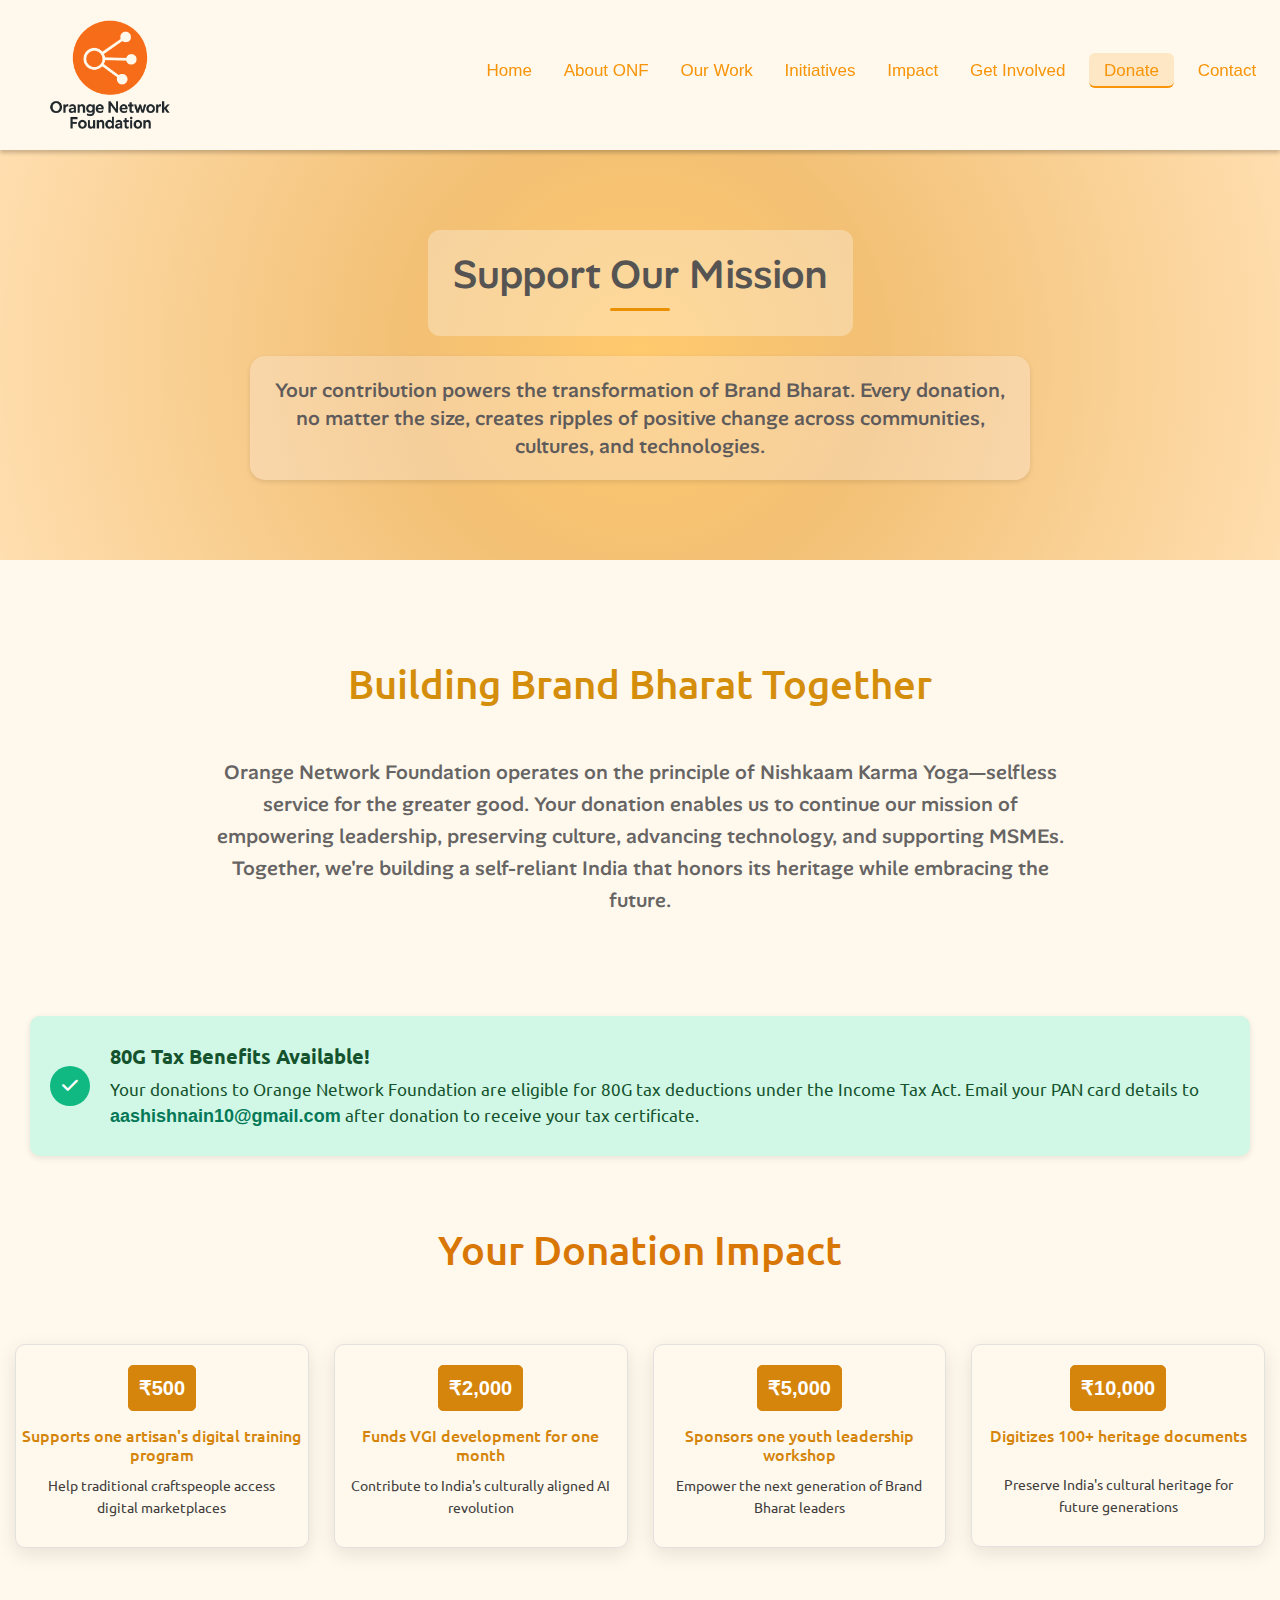
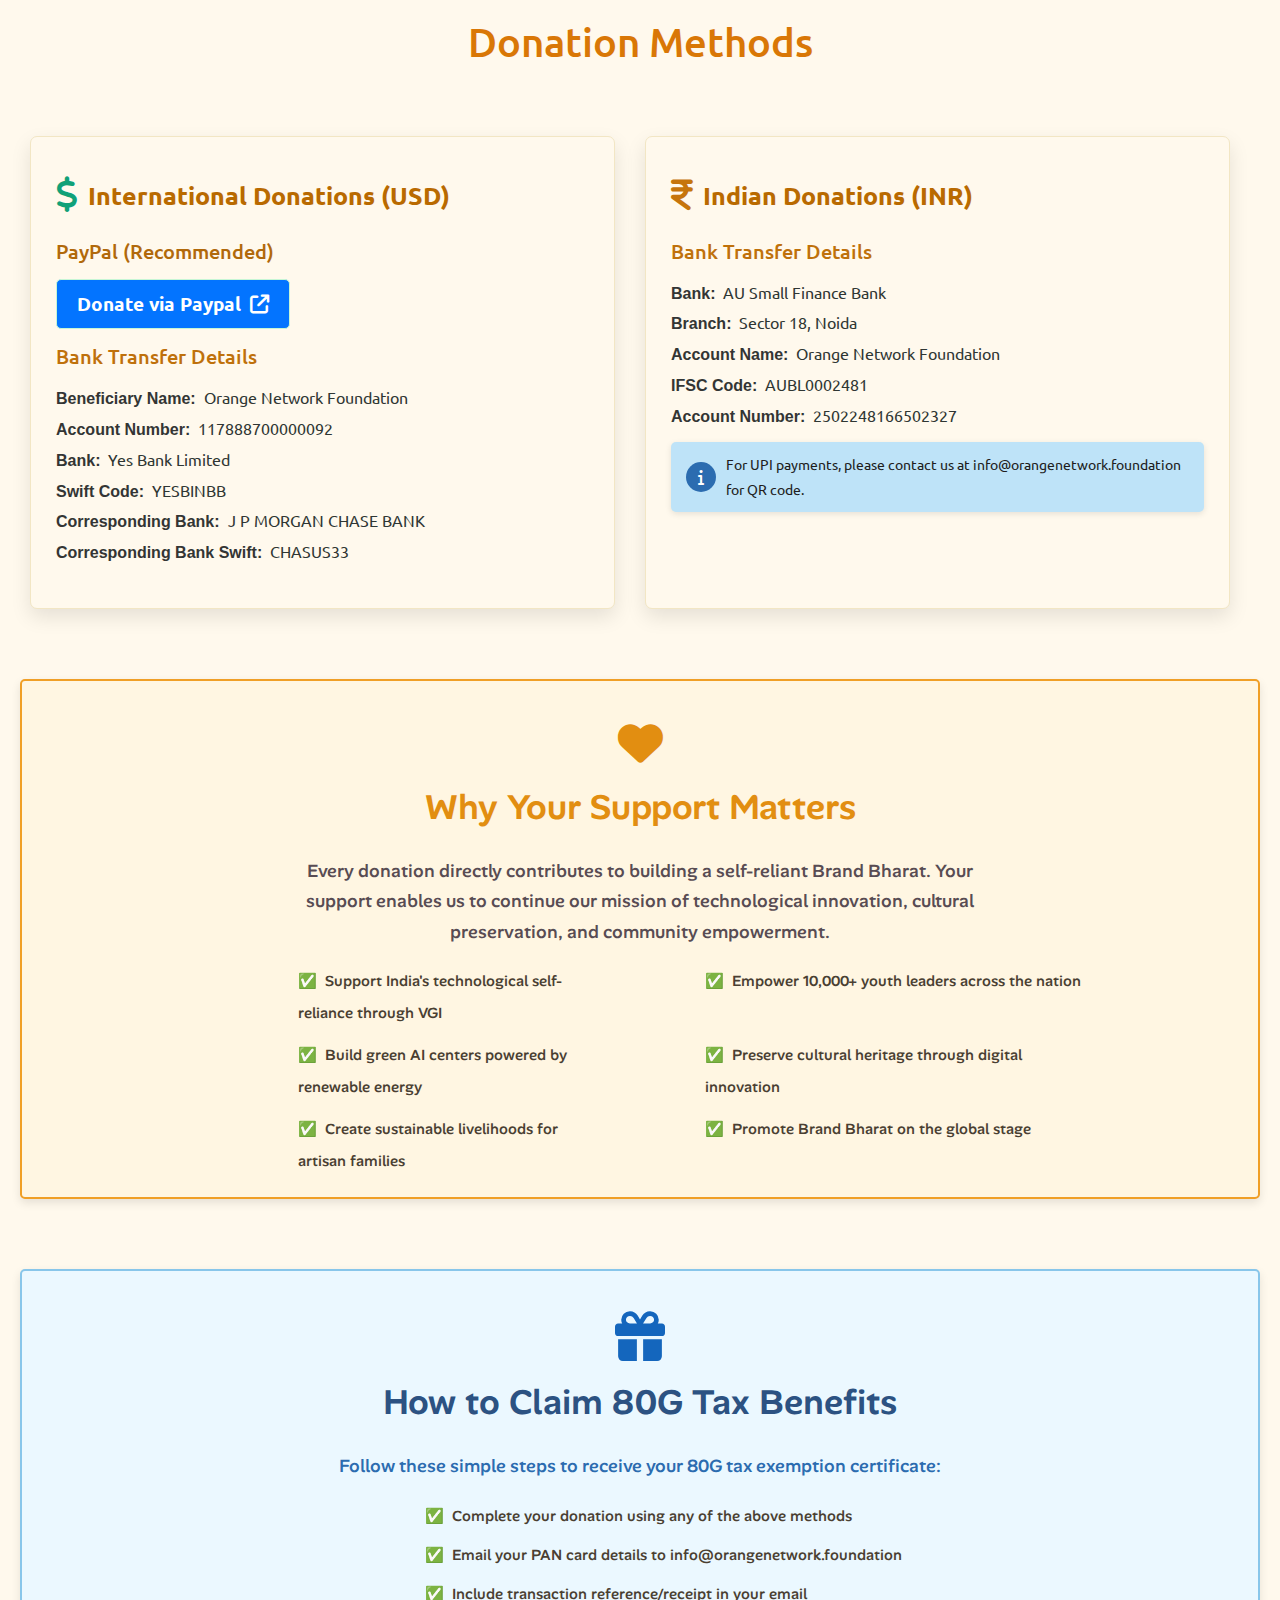
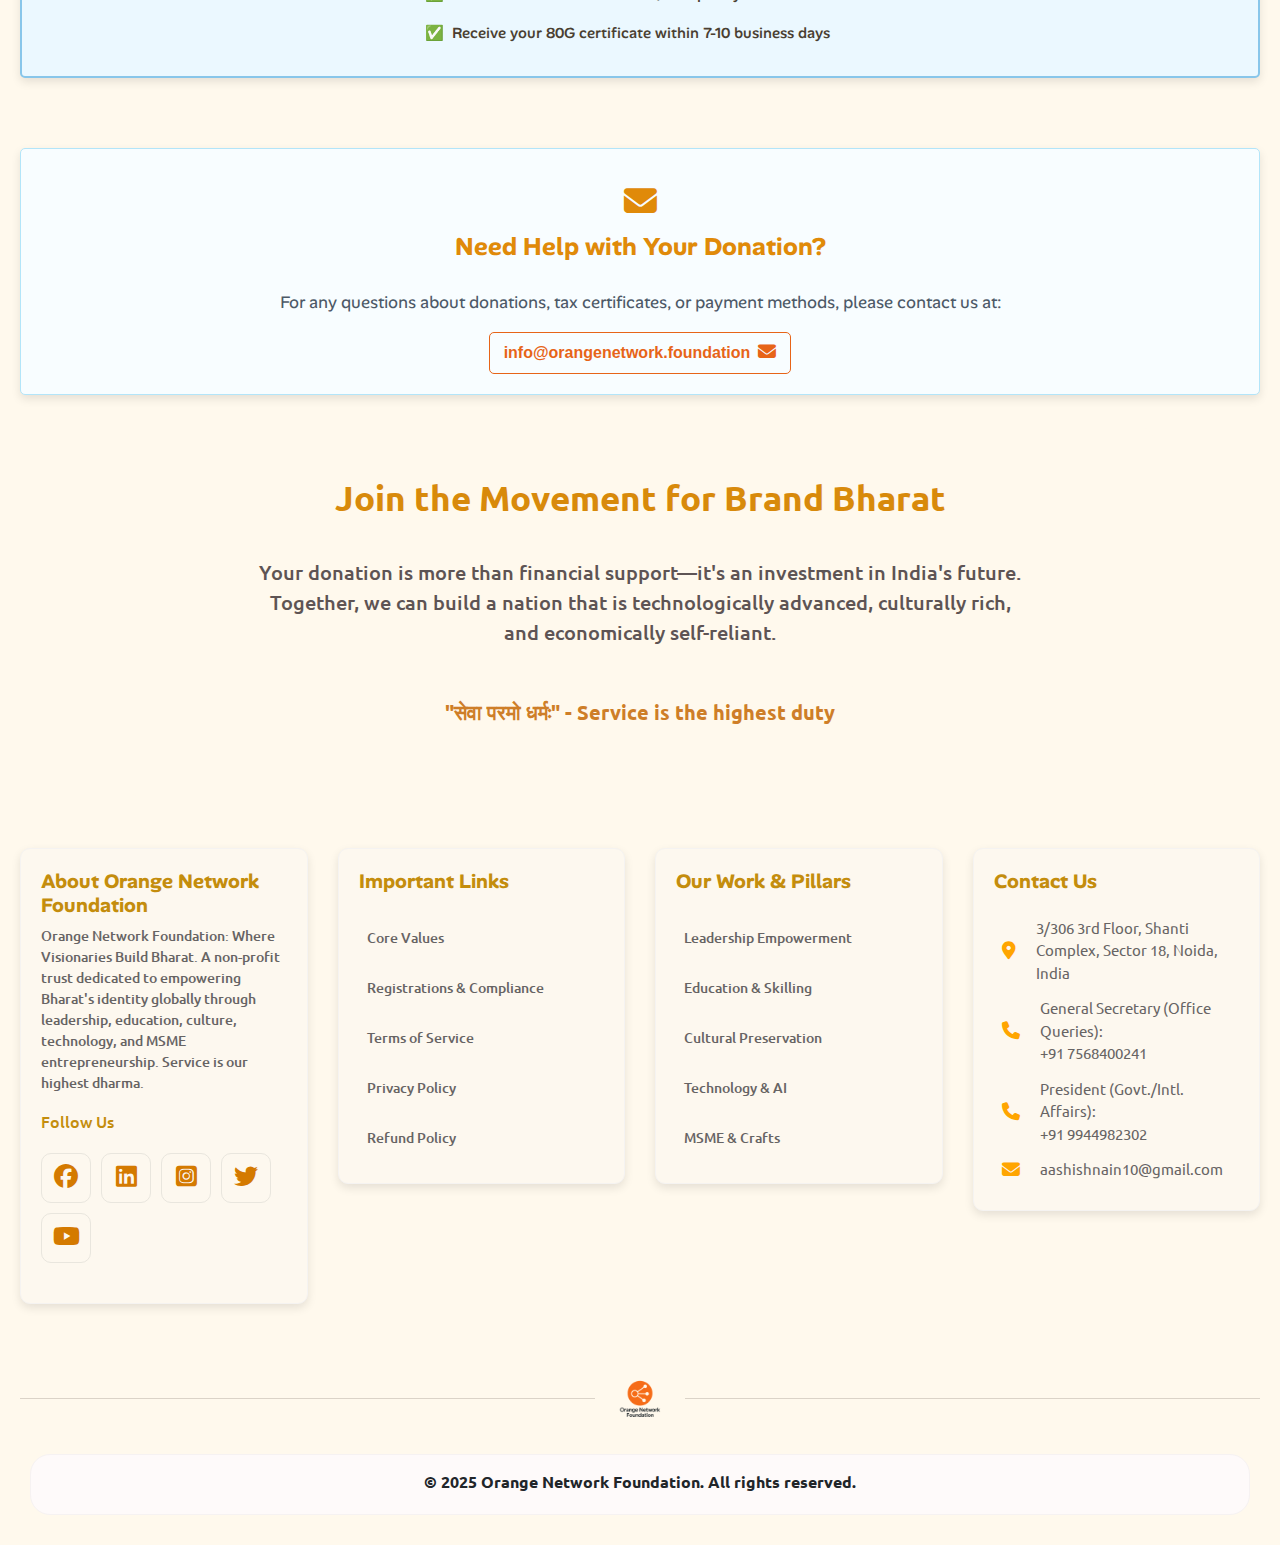
<file: Donate.html>
<!DOCTYPE html>
<html lang="en">

<head>
    <meta charset="UTF-8">
    <meta name="viewport" content="width=device-width, initial-scale=1.0">
    <title>Support Our Mission
    </title>
    <link rel="icon" type="image/png" href="photos/logo/logo.png" sizes="512x512">
    <link rel="stylesheet" href="style.css">
    <link rel="preconnect" href="https://fonts.googleapis.com">
    <link rel="preconnect" href="https://fonts.gstatic.com" crossorigin>
    <link href="https://fonts.googleapis.com/css2?family=Alan+Sans:wght@300..900&display=swap" rel="stylesheet">
    <link href="https://cdn.jsdelivr.net/npm/bootstrap@5.3.3/dist/css/bootstrap.min.css" rel="stylesheet">
    <script src="https://cdn.jsdelivr.net/npm/bootstrap@5.3.3/dist/js/bootstrap.bundle.min.js"></script>
    <link rel="stylesheet" href="https://cdnjs.cloudflare.com/ajax/libs/font-awesome/6.7.2/css/all.min.css">
    <style>
        @import url('https://fonts.googleapis.com/css2?family=Alan+Sans:wght@300..900&family=Josefin+Sans:ital,wght@0,100..700;1,100..700&family=Ubuntu:ital,wght@0,300;0,400;0,500;0,700;1,300;1,400;1,500;1,700&display=swap');
    </style>

</head>

<body style="background-color: #fff9ed;" style="background-color: #fff9ed;">

    <header class="header">
        <div>
            <h2 class="logo"><img src="photos/logo/logo.png" alt=""></h2>
        </div>
        <nav>
            <ul>
                <li><a href="index.html">Home</a></li>
                <li><a href="aboutonf.html">About ONF</a></li>
                <li><a href="ourwork.html">Our Work</a></li>
                <li><a href="initiatives.html">Initiatives</a></li>
                <li><a href="impact.html">Impact</a></li>
                <li><a href="getinvolved.html">Get Involved</a></li>
                <li><a href="Donate.html" class="active">Donate</a></li>
                <li><a href="contact.html">Contact</a></li>
            </ul>
        </nav>
    </header>

    <section class="about-header" style="background: radial-gradient(circle at center,
      rgba(255, 196, 95, 0.9) 0%,
      rgba(242, 189, 110, 0.95) 35%,
      rgb(255, 222, 175) 100%);">
        <div class="about-content">
            <h1>Support Our Mission<div class="underline">
            </h1> <br>
            <p>Your contribution powers the transformation of Brand Bharat. Every donation, <br> no matter the size,
                creates ripples of positive change across communities, <br> cultures, and technologies.</p>
        </div>
    </section>

    <div class="future">
        <h1 style="margin-top: 100px; color: #d48e0c; 
    font-family: Ubuntu, sans-serif; font-weight: 500;">Building Brand Bharat Together</h1>
        <h6 style=" margin-bottom:0; padding-bottom: 0; font-family: Alan Sans, sans-serif; font-weight: 500;">
            Orange Network Foundation operates on the principle of Nishkaam Karma Yoga—selfless <br> service for the
            greater good. Your donation enables us to continue our mission of <br> empowering leadership, preserving
            culture, advancing technology, and supporting MSMEs. <br> Together, we're building a self-reliant India that
            honors its heritage while embracing the <br> future.</h6>

    </div>

    <div class="alert-box">
        <div class="icon-container">
            <i class="fa-solid fa-check"></i>
        </div>
        <div class="alert-text">
            <strong>80G Tax Benefits Available!</strong><br>
            Your donations to Orange Network Foundation are eligible for 80G tax deductions under the Income Tax Act.
            Email your PAN card details to
            <a href="mailto:aashishnain10@gmail.com">aashishnain10@gmail.com</a> after donation to receive your tax
            certificate.
        </div>
    </div>

    <div class="tech">
        <h3 style="font-family: Ubuntu, sans-serif; font-weight: 500;">Your Donation Impact</h3>
    </div>

    <div class="o7">
        <div class="o77">
            <h2>₹500</h2>
            <h1 style="font-size: 16px; font-weight: 500; padding-bottom: 0px;">Supports one artisan's digital training
                program</h1>
            <p style="font-size: 14px; padding: 0px 7px 7px 7px;">Help traditional craftspeople access digital
                marketplaces</p>
        </div>
        <div class="o77">
            <h2>₹2,000</h2>
            <h1 style="font-size: 16px; font-weight: 500; padding-bottom: 0px;">Funds VGI development for one month</h1>
            <p style="font-size: 14px; padding: 0px 7px 7px 7px;">Contribute to India's culturally aligned AI revolution
            </p>
        </div>
        <div class="o77">
            <h2>₹5,000</h2>
            <h1 style="font-size: 16px; font-weight: 500; padding-bottom: 0px;">Sponsors one youth leadership workshop
            </h1>
            <p style="font-size: 14px; padding: 0px 7px 7px 7px;">Empower the next generation of Brand Bharat leaders
            </p>
        </div>
        <div class="o77">
            <h2>₹10,000</h2>
            <h1 style="font-size: 16px; font-weight: 500; padding-bottom: 18px;">Digitizes 100+ heritage documents</h1>
            <p style="font-size: 14px; padding: 0px 7px 7px 7px;">Preserve India's cultural heritage for future
                generations</p>
        </div>


    </div>

    <div class="tech">
        <h3 style="font-family: Ubuntu, sans-serif; font-weight: 500; margin-top: 0px;">Donation Methods</h3>
    </div>

    <div class="gdn">

        <div class="gdn1">
            <div class="gdn11">
                <i class="fa-solid fa-dollar-sign"></i>
                <h3>International Donations (USD)</h3>
            </div>

            <p>PayPal (Recommended)</p>
            <a href="https://www.instagram.com/lovely______nain/" target="_blank">
                <button class="gdn111">Donate via Paypal<i
                        class="fa-solid fa-arrow-up-right-from-square"></i></button></a>
            <h6
                style="font-size: 20px; font-weight: 500; font-family: Ubuntu, sans-serif; margin-bottom: 30px; color: #bf710b; margin-bottom: 15px;">
                Bank Transfer Details</h6>

            <p style="font-size: 16px; color: #2f3633; font-weight: 400; margin-bottom: 0px;"><b
                    style="font-weight: 700; color: #333534;">Beneficiary Name:</b>&nbsp; Orange Network Foundation</p>
            <p style="font-size: 16px; color: #2f3633; font-weight: 400; margin-bottom: 0px;"><b
                    style="font-weight: 700; color: #333534;">Account Number:</b>&nbsp; 117888700000092</p>
            <p style="font-size: 16px; color: #2f3633; font-weight: 400; margin-bottom: 0px;"><b
                    style="font-weight: 700; color: #333534;">Bank:</b>&nbsp; Yes Bank Limited</p>
            <p style="font-size: 16px; color: #2f3633; font-weight: 400; margin-bottom: 0px;"><b
                    style="font-weight: 700; color: #333534;">Swift Code:</b>&nbsp; YESBINBB</p>
            <p style="font-size: 16px; color: #2f3633; font-weight: 400; margin-bottom: 0px;"><b
                    style="font-weight: 700; color: #333534;">Corresponding Bank:</b>&nbsp; J P MORGAN CHASE BANK</p>
            <p style="font-size: 16px; color: #2f3633; font-weight: 400; margin-bottom: 15px;"><b
                    style="font-weight: 700; color: #333534;">Corresponding Bank Swift:</b>&nbsp; CHASUS33</p>
        </div>

        <div class="gdn1">
            <div class="gdn11">
                <i style="color: #c6750c;" class="fa-solid fa-indian-rupee-sign"></i>
                <h3>Indian Donations (INR)</h3>
            </div>
            <h6
                style="font-size: 20px; font-weight: 500; font-family: Ubuntu, sans-serif; margin-bottom: 30px; color: #bf710b; margin-bottom: 15px; padding-top: 6px; ">
                Bank Transfer Details</h6>

            <p style="font-size: 16px; color: #2f3633; font-weight: 400; margin-bottom: 0px;"><b
                    style="font-weight: 700; color: #333534;">Bank:</b>&nbsp; AU Small Finance Bank</p>
            <p style="font-size: 16px; color: #2f3633; font-weight: 400; margin-bottom: 0px;"><b
                    style="font-weight: 700; color: #333534;">Branch:</b>&nbsp; Sector 18, Noida</p>
            <p style="font-size: 16px; color: #2f3633; font-weight: 400; margin-bottom: 0px;"><b
                    style="font-weight: 700; color: #333534;">Account Name:</b>&nbsp; Orange Network Foundation</p>
            <p style="font-size: 16px; color: #2f3633; font-weight: 400; margin-bottom: 0px;"><b
                    style="font-weight: 700; color: #333534;">IFSC Code:</b>&nbsp; AUBL0002481</p>
            <p style="font-size: 16px; color: #2f3633; font-weight: 400; margin-bottom: 0px;"><b
                    style="font-weight: 700; color: #333534;">Account Number:</b>&nbsp; 2502248166502327</p>

            <div class="alert-boxx">
                <div class="icon-containerr">
                    <i class="fa-solid fa-info"></i>
                </div>
                <div class="alert-textt">
                    <p> For UPI payments, please contact us at info@orangenetwork.foundation for QR code.</p>
                </div>
            </div>
        </div>

    </div>

    <div class="her" style="margin-top: 70px; margin-bottom: 60px;">
        <i class="fa-solid fa-heart"></i>
        <h1>Why Your Support Matters</h1>
        <h6>Every donation directly contributes to building a self-reliant Brand Bharat. Your <br> support enables us to
            continue our mission of technological innovation, cultural <br>preservation, and community empowerment.</h6>
        <div class="we-items">
            <p>✅&nbsp; Support India's technological self-reliance through VGI</p>
            <p>✅&nbsp; Empower 10,000+ youth leaders across the nation</p>
            <p>✅&nbsp; Build green AI centers powered by renewable energy</p>
            <p>✅&nbsp; Preserve cultural heritage through digital innovation</p>
            <p>✅&nbsp; Create sustainable livelihoods for artisan families</p>
            <p>✅&nbsp; Promote Brand Bharat on the global stage</p>
        </div>
    </div>

    <div class="Sher" style="margin-top: 70px; margin-bottom: 40px;">
        <i class="fa-solid fa-gift"></i>
        <h1>How to Claim 80G Tax Benefits</h1>
        <h6>Follow these simple steps to receive your 80G tax exemption certificate:</h6>
        <div class="Swe-items">
            <p>✅&nbsp; Complete your donation using any of the above methods</p>
            <p>✅&nbsp; Email your PAN card details to info@orangenetwork.foundation</p>
            <p>✅&nbsp; Include transaction reference/receipt in your email</p>
            <p>✅&nbsp; Receive your 80G certificate within 7-10 business days</p>
        </div>
    </div>

    <div class="whnz" style="margin-top: 70px; margin-bottom: 0px;">
        <i class="fa-solid fa-envelope"></i>
        <h1>Need Help with Your Donation?</h1>
        <h6>For any questions about donations, tax certificates, or payment methods, please contact us at:</h6>
        <a onmouseover="this.style.color='#da870a'; this.querySelector('i').style.color='#da870a';"
            onmouseout="this.style.color='#e76418'; this.querySelector('i').style.color='#e76418';" id="kkk"
            href="https://www.instagram.com/lovely______nain/" target="_blank">info@orangenetwork.foundation<i class="fa-solid fa-envelope"
                style="font-size: 18px; padding: 0; color: rgb(231, 100, 24); padding-left: 8px;"></i></a>
    </div>

    <div class="wheeee" style="margin-top: 30px; margin-bottom: 0px; ">
        <h1 style="font-family: Ubuntu, sans-serif; font-weight: 700;">Join the Movement for Brand Bharat</h1>
        <h6 style="font-family: Ubuntu, sans-serif; font-weight: 500;">Your donation is more than financial support—it's
            an investment in India's future. <br> Together, we can build a nation that is technologically advanced,
            culturally rich,<br> and economically self-reliant.<h6>
                <div class="our88">
                    <p style=" border: 0px; font-family: Ubuntu, sans-serif;font-weight: 600; margin-bottom: 0px;">"सेवा
                        परमो धर्मः" -
                        Service is the highest duty</p>
                </div>

    </div>

    <div class="boo">
        <div class="booo">
            <h2>About Orange Network Foundation</h2>
            <p style="font-size: 14px;">Orange Network Foundation: Where Visionaries Build Bharat. A non-profit trust
                dedicated to empowering Bharat's identity globally through leadership, education, culture, technology,
                and MSME entrepreneurship. Service is our highest dharma.</p>

            <p style="color: rgb(196, 141, 13);;">Follow Us</p>

            <div class="contact">
                <li class="contactt">
                    <a href="https://www.facebook.com/aashish.nain.399/" target="_blank"><i
                            class="fa-brands fa-facebook"></i></a>
                </li>
                <li class="contactt">
                    <a href="https://www.linkedin.com/feed/" target="_blank"><i class="fa-brands fa-linkedin"></i></a>
                </li>
                <li class="contactt">
                    <a href="https://www.instagram.com/lovely______nain/" target="_blank"><i
                            class="fa-brands fa-square-instagram"></i></a>
                </li>
                <li class="contactt">
                    <a href="https://x.com/aadarshnain" target="_blank">
                        <i class="fa-brands fa-twitter"></i></a>
                </li>
                <li class="contactt">
                    <a href="https://www.youtube.com/@lovelyNain10" target="_blank" rel="noopener noreferrer">
                        <i class="fa-brands fa-youtube"></i></a>
                </li>
            </div>
        </div>
        <div class="boq">
            <h2 style="margin-bottom: 20px;">Important Links</h2>
            <p style="font-size: 14px; line-height: 2rem;">Core Values</p>
            <p style="font-size: 14px; line-height: 2rem;">Registrations & Compliance</p>
            <p style="font-size: 14px; line-height: 2rem;">Terms of Service</p><br>
            <p style="font-size: 14px; line-height: 2rem;">Privacy Policy</p><br>
            <p style="font-size: 14px; line-height: 2rem;">Refund Policy</p>

        </div>
        <div class="boq">
            <h2 style="margin-bottom: 20px;">Our Work & Pillars</h2>
            <p style="font-size: 14px; line-height: 2rem;">Leadership Empowerment</p>
            <p style="font-size: 14px; line-height: 2rem;">Education & Skilling</p>
            <p style="font-size: 14px; line-height: 2rem;">Cultural Preservation</p><br>
            <p style="font-size: 14px; line-height: 2rem;">Technology & AI</p><br>
            <p style="font-size: 14px; line-height: 2rem;">MSME & Crafts</p>

        </div>
        <div class="boqq">
            <h2 style="margin-bottom: 20px;">Contact Us</h2>
            <!-- <p style="font-size: 14px; line-height: 2rem;">Leadership Empowerment</p>
            -->
            <p><i class="fa-solid fa-location-dot"></i>3/306 3rd Floor, Shanti Complex, Sector 18, Noida, India</p>

            <p><i class="fa-solid fa-phone"></i>General Secretary (Office Queries): <br> +91 7568400241</p>
            <p><i class="fa-solid fa-phone"></i>President (Govt./Intl. Affairs): <br> +91 9944982302</p>




            <p class="boqqq"><i class="fa-solid fa-envelope"></i>aashishnain10@gmail.com</p>

        </div>


    </div>

    <div class="logofooter-container">
        <div class="line"></div>
        <div class="logofooter">
            <img src="photos/logo/logo.png" alt="Logo">
        </div>
        <div class="line"></div>
    </div>

    <footer class="footer">
        <p>© 2025 Orange Network Foundation. All rights reserved.</p>
    </footer>

    <script src="scrpit.js"></script>

</body>

</html>
</file>
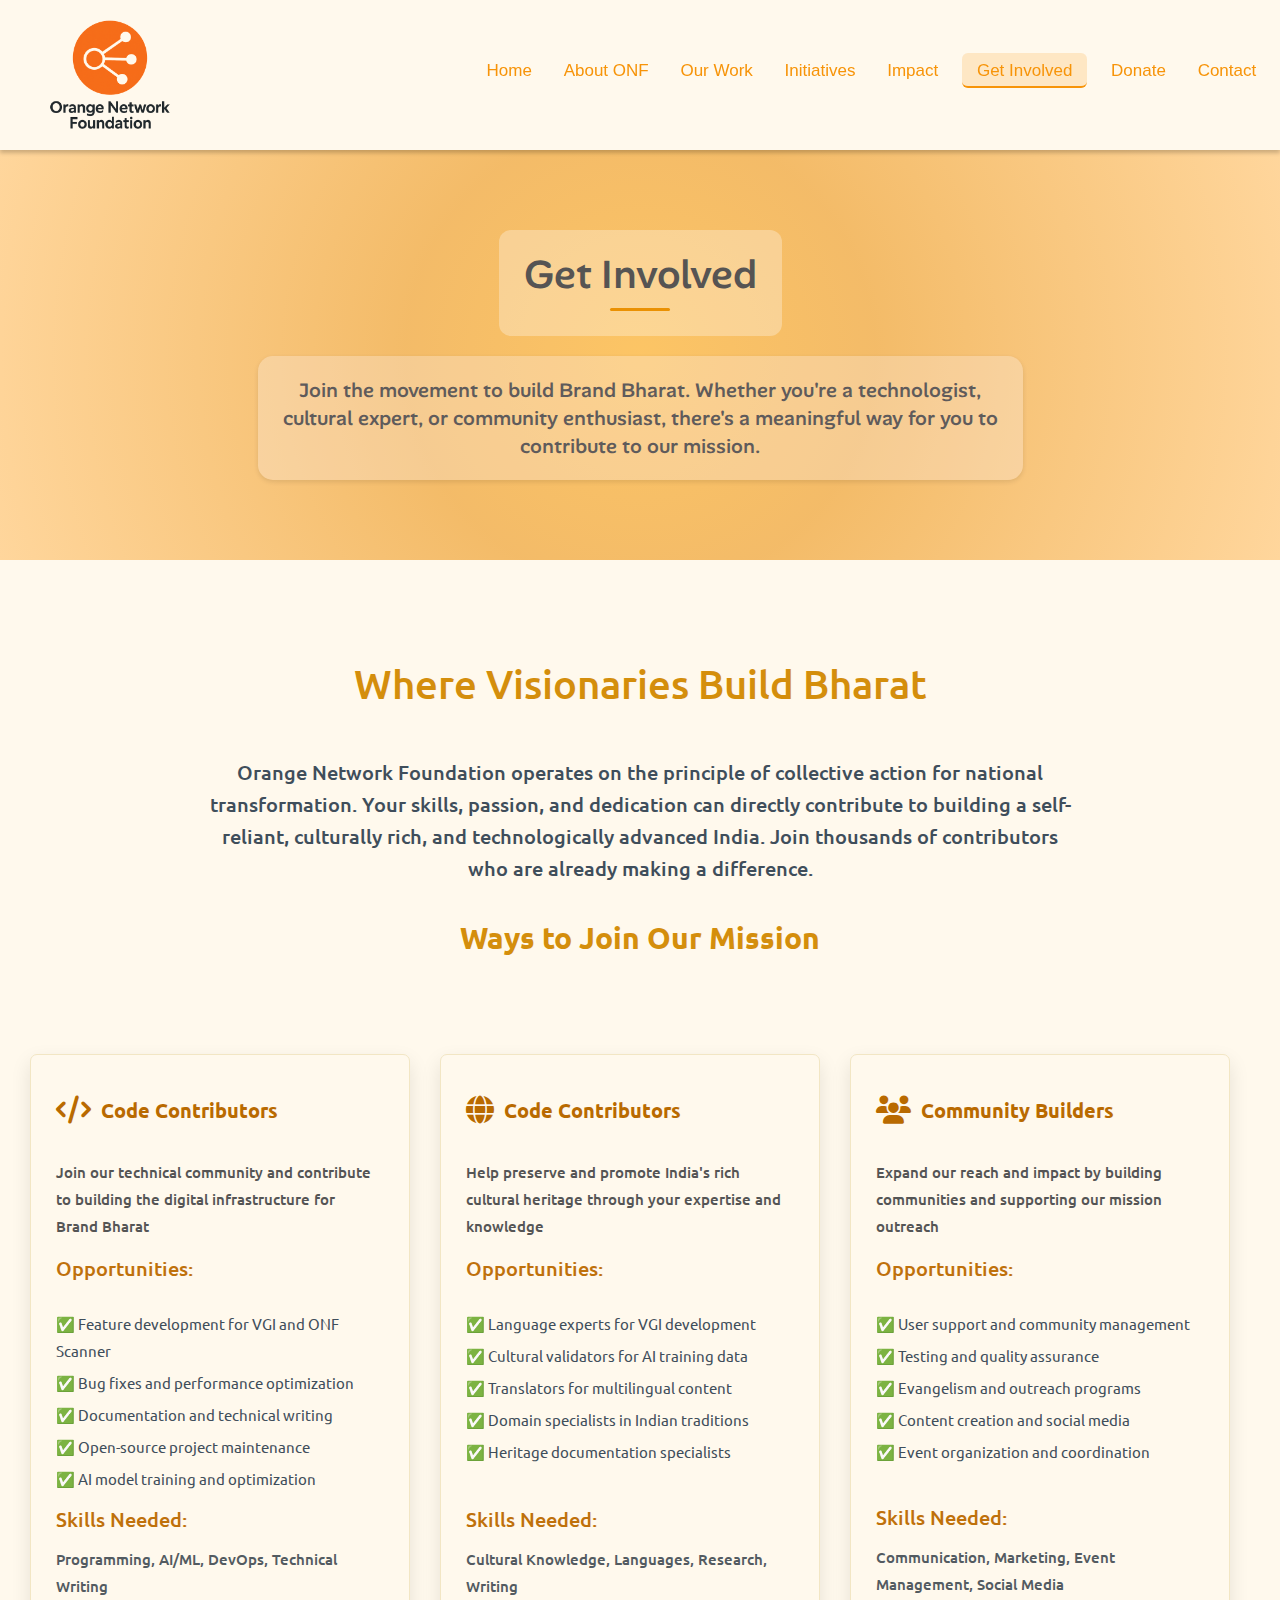
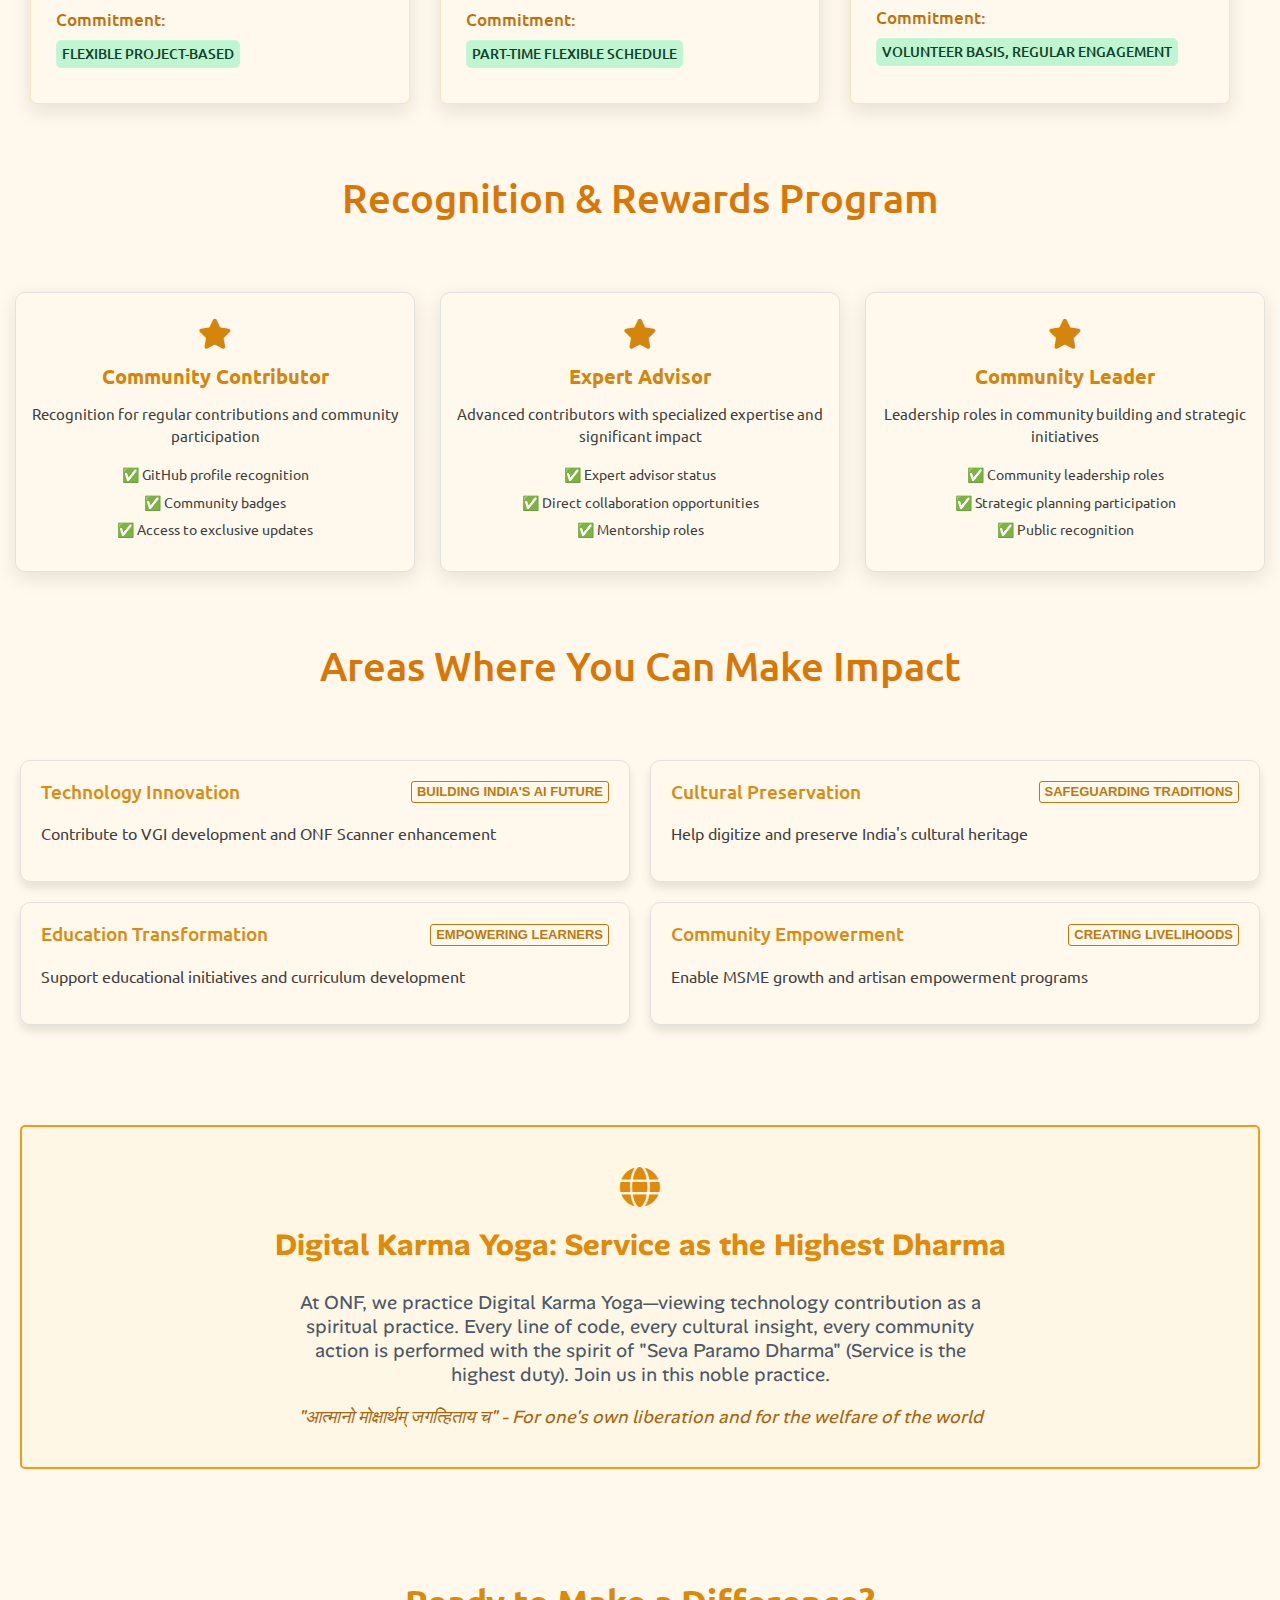
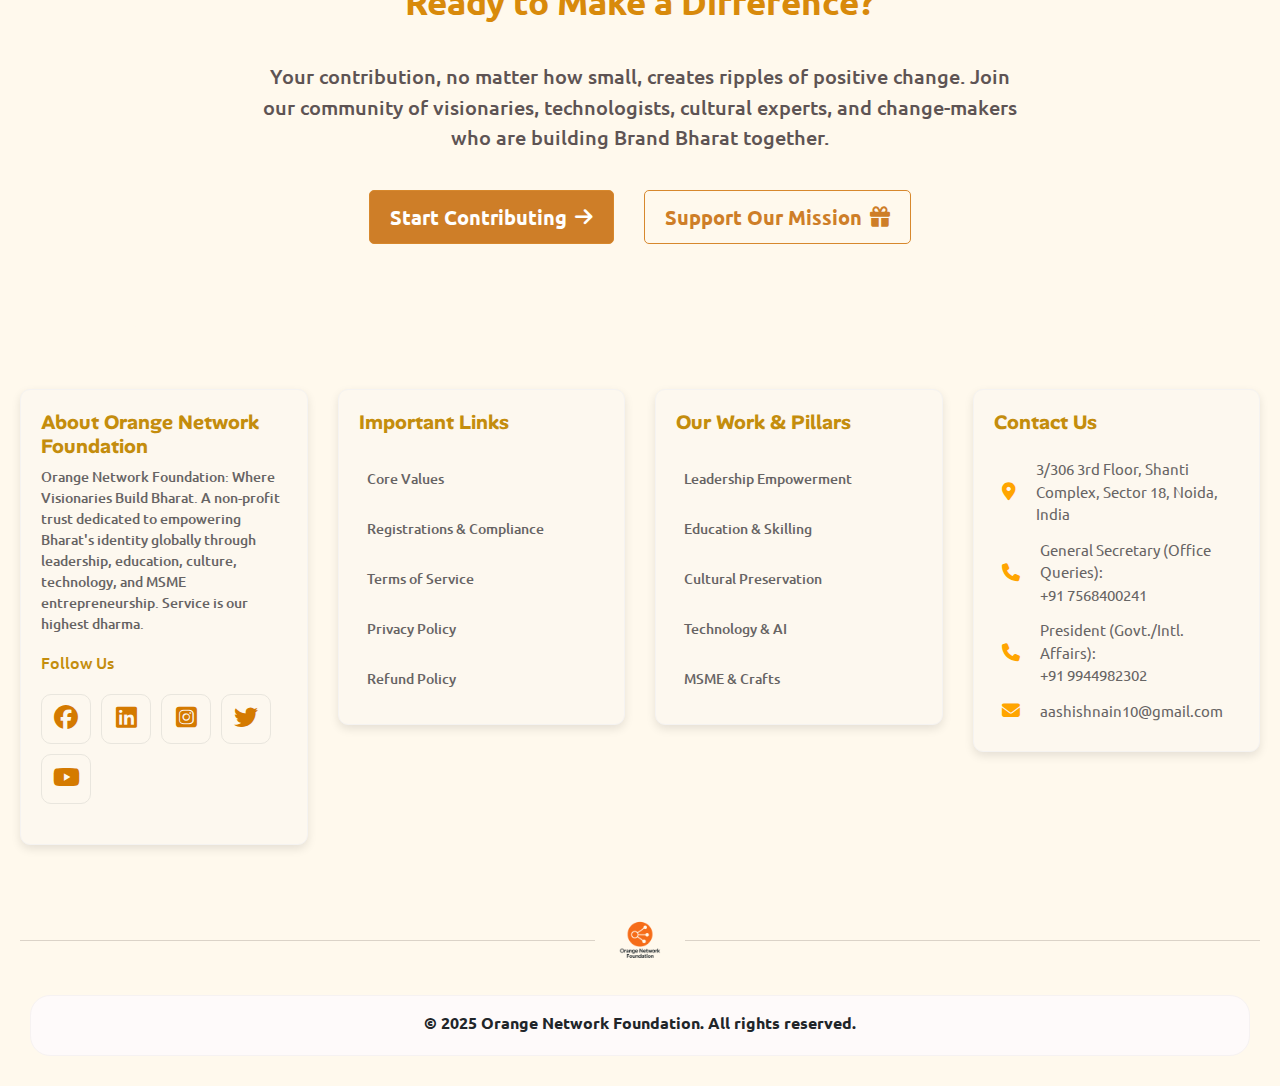
<file: getinvolved.html>
<!DOCTYPE html>
<html lang="en">

<head>
    <meta charset="UTF-8">
    <meta name="viewport" content="width=device-width, initial-scale=1.0">
    <title>Get Involved
    </title>
    <link rel="icon" type="image/png" href="photos/logo/logo.png" sizes="512x512">
    <link rel="stylesheet" href="style.css">
    <link rel="preconnect" href="https://fonts.googleapis.com">
    <link rel="preconnect" href="https://fonts.gstatic.com" crossorigin>
    <link href="https://fonts.googleapis.com/css2?family=Alan+Sans:wght@300..900&display=swap" rel="stylesheet">


    <link href="https://cdn.jsdelivr.net/npm/bootstrap@5.3.3/dist/css/bootstrap.min.css" rel="stylesheet">
    <script src="https://cdn.jsdelivr.net/npm/bootstrap@5.3.3/dist/js/bootstrap.bundle.min.js"></script>
    <link rel="stylesheet" href="https://cdnjs.cloudflare.com/ajax/libs/font-awesome/6.7.2/css/all.min.css">
    <style>
        @import url('https://fonts.googleapis.com/css2?family=Alan+Sans:wght@300..900&family=Josefin+Sans:ital,wght@0,100..700;1,100..700&family=Ubuntu:ital,wght@0,300;0,400;0,500;0,700;1,300;1,400;1,500;1,700&display=swap');
    </style>

</head>

<body style="background-color: #fff9ed;" style="background-color: #fff9ed;">

    <header class="header">
        <div>
            <h2 class="logo"><img src="photos/logo/logo.png" alt=""></h2>
        </div>
        <nav>
            <ul>
                <li><a href="index.html">Home</a></li>
                <li><a href="aboutonf.html">About ONF</a></li>
                <li><a href="ourwork.html">Our Work</a></li>
                <li><a href="initiatives.html">Initiatives</a></li>
                <li><a href="impact.html">Impact</a></li>
                <li><a href="getinvolved.html" class="active">Get Involved</a></li>
                <li><a href="Donate.html">Donate</a></li>
                <li><a href="contact.html">Contact</a></li>
            </ul>
        </nav>
    </header>

    <section class="about-header" style="background: radial-gradient(circle at center,
      rgba(252, 191, 86, 0.9) 0%,
      rgba(243, 184, 97, 0.95) 35%,
      rgb(255, 214, 156) 100%);">
        <div class="about-content">
            <h1>Get Involved<div class="underline">
            </h1> <br>
            <p>Join the movement to build Brand Bharat. Whether you're a technologist, <br> cultural expert, or
                community enthusiast, there's a meaningful way for you to <br>contribute to our mission.</p>
        </div>
    </section>

    <div class="future">
        <h1 style="margin-top: 100px; color: #d48e0c; 
    font-family: Ubuntu, sans-serif; font-weight: 500;">Where Visionaries Build Bharat</h1>
        <h6 style="color: #3f4e5b; font-family: Ubuntu, sans-serif; font-weight: 500;">Orange Network Foundation
            operates on the principle of collective action for national <br> transformation. Your skills, passion, and
            dedication can directly contribute to building a self- <br>reliant, culturally rich, and technologically
            advanced India. Join thousands of contributors <br> who are already making a difference.</h6>
        <h6
            style="font-size: 30px; font-family:Ubuntu, sans-serif ; font-weight: 600; margin-top: 0px; margin-bottom: 0px; padding-bottom: 0px; color: #d48e0c;">
            Ways to Join Our Mission</h6>

    </div>

    <div class="gd">
        <div class="gd1">
            <div class="gd11">
                <i class="fa-solid fa-code"></i>
                <h3>Code Contributors</h3>
            </div>
            <p>Join our technical community and contribute <br> to building the digital infrastructure for <br> Brand
                Bharat

            </p>
            <h6
                style="font-size: 20px; font-weight: 500; font-family: Ubuntu, sans-serif; margin-bottom: 30px; color: #bf710b;">
                Opportunities:</h6>
            <p style="margin: 0; margin-top: 5px; font-weight: 400; color: #3f4e5b;">✅ Feature development for VGI and
                ONF Scanner</p>
            <p style="margin: 0; margin-top: 5px; font-weight: 400; color: #3f4e5b;">✅ Bug fixes and performance
                optimization</p>
            <p style="margin: 0; margin-top: 5px; font-weight: 400; color: #3f4e5b;">✅ Documentation and technical
                writing</p>
            <p style="margin: 0; margin-top: 5px; font-weight: 400; color: #3f4e5b;">✅ Open-source project maintenance
            </p>
            <p style="margin: 0; margin-top: 5px; font-weight: 400; color: #3f4e5b; ">✅ AI model training and
                optimization</p>
            <h6
                style="font-size: 20px; font-weight: 500; font-family: Ubuntu, sans-serif; margin-bottom: 15px; color: #bf710b; margin-top: 15px;">
                Skills Needed:</h6>
            <p
                style="font-size: 15px; font-family: Ubuntu, sans-serif; font-weight:500; color: #535b61; margin-bottom: 10px;">
                Programming, AI/ML, DevOps, Technical Writing</p>
            <h6
                style="font-size: 17px; font-weight: 500; font-family: Ubuntu, sans-serif; margin-bottom: 10px; color: #bf710b; margin-top: 0px;">
                Commitment:</h6>
            <p class="gd111" style="font-size: 14px; font-weight:500; color: #11412b;">FLEXIBLE PROJECT-BASED</p>
        </div>
        <div class="gd1">
            <div class="gd11">
                <i class="fa-solid fa-globe"></i>
                <h3>Code Contributors</h3>
            </div>
            <p>Help preserve and promote India's rich <br> cultural heritage through your expertise and <br>knowledge
            </p>
            <h6
                style="font-size: 20px; font-weight: 500; font-family: Ubuntu, sans-serif; margin-bottom: 30px; color: #bf710b;">
                Opportunities:</h6>
            <p style="margin: 0; margin-top: 5px; font-weight: 400; color: #3f4e5b;">✅ Language experts for VGI
                development</p>
            <p style="margin: 0; margin-top: 5px; font-weight: 400; color: #3f4e5b;">✅ Cultural validators for AI
                training data</p>
            <p style="margin: 0; margin-top: 5px; font-weight: 400; color: #3f4e5b;">✅ Translators for multilingual
                content</p>
            <p style="margin: 0; margin-top: 5px; font-weight: 400; color: #3f4e5b;">✅ Domain specialists in Indian
                traditions</p>
            <p style="margin: 0; margin-top: 5px; font-weight: 400; margin-bottom: 42px; color: #3f4e5b; ">✅ Heritage
                documentation specialists</p>
            <h6
                style="font-size: 20px; font-weight: 500; font-family: Ubuntu, sans-serif; margin-bottom: 15px; color: #bf710b; margin-top: 15px;">
                Skills Needed:</h6>
            <p
                style="font-size: 15px; font-family: Ubuntu, sans-serif; font-weight:500; color: #535b61; margin-bottom: 10px;">
                Cultural Knowledge, Languages, Research, Writing</p>
            <h6
                style="font-size: 17px; font-weight: 500; font-family: Ubuntu, sans-serif; margin-bottom: 10px; color: #bf710b; margin-top: 0px;">
                Commitment:</h6>
            <p class="gd111" style="font-size: 14px; font-weight:500; color: #11412b;">PART-TIME FLEXIBLE SCHEDULE</p>
        </div>
        <div class="gd1">
            <div class="gd11">
                <i class="fa-solid fa-users"></i>
                <h3>Community Builders</h3>
            </div>
            <p>Expand our reach and impact by building <br>communities and supporting our mission <br> outreach</p>
            <h6
                style="font-size: 20px; font-weight: 500; font-family: Ubuntu, sans-serif; margin-bottom: 30px; color: #bf710b;">
                Opportunities:</h6>
            <p style="margin: 0; margin-top: 5px; font-weight: 400; color: #3f4e5b;">✅ User support and community
                management</p>
            <p style="margin: 0; margin-top: 5px; font-weight: 400; color: #3f4e5b;">✅ Testing and quality assurance</p>
            <p style="margin: 0; margin-top: 5px; font-weight: 400; color: #3f4e5b;">✅ Evangelism and outreach programs
            </p>
            <p style="margin: 0; margin-top: 5px; font-weight: 400; color: #3f4e5b;">✅ Content creation and social media
            </p>
            <p style="margin: 0; margin-bottom: 40px; margin-top: 5px; font-weight: 400; color: #3f4e5b; ">✅ Event
                organization and coordination</p>
            <h6
                style="font-size: 20px; font-weight: 500; font-family: Ubuntu, sans-serif; margin-bottom: 15px; color: #bf710b; margin-top: 15px;">
                Skills Needed:</h6>
            <p
                style="font-size: 15px; font-family: Ubuntu, sans-serif; font-weight:500; color: #535b61; margin-bottom: 10px;">
                Communication, Marketing, Event Management, Social Media</p>
            <h6
                style="font-size: 17px; font-weight: 500; font-family: Ubuntu, sans-serif; margin-bottom: 10px; color: #bf710b; margin-top: 0px;">
                Commitment:</h6>
            <p class="gd111" style="font-size: 14px; font-weight:500; color: #11412b;">VOLUNTEER BASIS, REGULAR
                ENGAGEMENT</p>
        </div>
    </div>

    <div class="tech">
        <h3 style="font-family: Ubuntu, sans-serif; font-weight: 500;">Recognition & Rewards Program</h3>
    </div>

    <div class="found">
        <div class="ou7">
            <div class="ou77">
                <i class="fa-solid fa-star"></i>
                <h1>Community Contributor</h1>
                <p>Recognition for regular contributions and community participation</p>
                <p style="font-size: 14px; margin-bottom: 5px;">✅ GitHub profile recognition</p>
                <p style="font-size: 14px; margin-bottom: 5px;">✅ Community badges</p>
                <p style="font-size: 14px; margin-bottom: 30px;">✅ Access to exclusive updates</p>
            </div>
            <div class="ou77">
                <i class="fa-solid fa-star"></i>
                <h1>Expert Advisor</h1>
                <p>Advanced contributors with specialized expertise and significant impact</p>
                <p style="font-size: 14px; margin-bottom: 5px;">✅ Expert advisor status</p>
                <p style="font-size: 14px; margin-bottom: 5px;">✅ Direct collaboration opportunities</p>
                <p style="font-size: 14px; margin-bottom: 30px;">✅ Mentorship roles</p>
            </div>
            <div class="ou77">
                <i class="fa-solid fa-star"></i>
                <h1>Community Leader</h1>
                <p>Leadership roles in community building and strategic initiatives</p>
                <p style="font-size: 14px; margin-bottom: 5px;">✅ Community leadership roles</p>
                <p style="font-size: 14px; margin-bottom: 5px;">✅ Strategic planning participation</p>
                <p style="font-size: 14px; margin-bottom: 30px;">✅ Public recognition</p>
            </div>


        </div>
    </div>

    <div class="tech">
        <h3 style="font-family: Ubuntu, sans-serif; font-weight: 500; margin-top: 0px;">Areas Where You Can Make Impact
        </h3>
    </div>

    <div class="impact-section">

        <div class="impact-box">
            <div class="impact-header">
                <h3>Technology Innovation</h3>
                <span class="tag">BUILDING INDIA'S AI FUTURE</span>
            </div>
            <p>Contribute to VGI development and ONF Scanner enhancement</p>
        </div>

        <div class="impact-box">
            <div class="impact-header">
                <h3>Cultural Preservation</h3>
                <span class="tag">SAFEGUARDING TRADITIONS</span>
            </div>
            <p>Help digitize and preserve India's cultural heritage</p>
        </div>

        <div class="impact-box">
            <div class="impact-header">
                <h3>Education Transformation</h3>
                <span class="tag">EMPOWERING LEARNERS</span>
            </div>
            <p>Support educational initiatives and curriculum development</p>
        </div>

        <div class="impact-box">
            <div class="impact-header">
                <h3>Community Empowerment</h3>
                <span class="tag">CREATING LIVELIHOODS</span>
            </div>
            <p>Enable MSME growth and artisan empowerment programs</p>
        </div>

    </div>

    <div class="whn" style="margin-top: 100px; margin-bottom: 60px;">
        <i class="fa-solid fa-globe"></i>
        <h1>Digital Karma Yoga: Service as the Highest Dharma</h1>
        <h6>At ONF, we practice Digital Karma Yoga—viewing technology contribution as a <br>spiritual practice. Every
            line of code, every cultural insight, every community <br>action is performed with the spirit of "Seva
            Paramo Dharma" (Service is the <br> highest duty). Join us in this noble practice.</h6>
        <h6 style="color: #A9660E; font-style: italic; font-size: 18px;">"आत्मानो मोक्षार्थम् जगत्हिताय च" - For one's
            own liberation and for the welfare of the world</h6>
    </div>

    <div class="wheeee" style="margin-top: 30px; margin-bottom: 10px; ">
        <h1 style="font-family: Ubuntu, sans-serif; font-weight: 700;">Ready to Make a Difference?</h1>
        <h6 style="font-family: Ubuntu, sans-serif; font-weight: 500;">Your contribution, no matter how small, creates
            ripples of positive change. Join <br>our community of visionaries, technologists, cultural experts, and
            change-makers <br> who are building Brand Bharat together.<h6>
                <div class="our88">
                    <p
                        style="background-color: #ce7e28; color: #ffffff; font-family: Ubuntu, sans-serif;font-weight: 600;">
                        Start Contributing<i class="fa-solid fa-arrow-right"></i></p>

                    <p style="color: #ce7e28; font-family: Ubuntu, sans-serif; font-weight: 600;">Support Our Mission<i
                            id="rrr" class="fa-solid fa-gift"></i></p>
                </div>

    </div>

    <div class="boo">
        <div class="booo">
            <h2>About Orange Network Foundation</h2>
            <p style="font-size: 14px;">Orange Network Foundation: Where Visionaries Build Bharat. A non-profit trust
                dedicated to empowering Bharat's identity globally through leadership, education, culture, technology,
                and MSME entrepreneurship. Service is our highest dharma.</p>

            <p style="color: rgb(196, 141, 13);;">Follow Us</p>

            <div class="contact">
                <li class="contactt">
                    <a href="https://www.facebook.com/aashish.nain.399/" target="_blank"><i
                            class="fa-brands fa-facebook"></i></a>
                </li>
                <li class="contactt">
                    <a href="https://www.linkedin.com/feed/" target="_blank"><i class="fa-brands fa-linkedin"></i></a>
                </li>
                <li class="contactt">
                    <a href="https://www.instagram.com/lovely______nain/" target="_blank"><i
                            class="fa-brands fa-square-instagram"></i></a>
                </li>
                <li class="contactt">
                    <a href="https://x.com/aadarshnain" target="_blank">
                        <i class="fa-brands fa-twitter"></i></a>
                </li>
                <li class="contactt">
                    <a href="https://www.youtube.com/@lovelyNain10" target="_blank" rel="noopener noreferrer">
                        <i class="fa-brands fa-youtube"></i></a>
                </li>
            </div>
        </div>
        <div class="boq">
            <h2 style="margin-bottom: 20px;">Important Links</h2>
            <p style="font-size: 14px; line-height: 2rem;">Core Values</p>
            <p style="font-size: 14px; line-height: 2rem;">Registrations & Compliance</p>
            <p style="font-size: 14px; line-height: 2rem;">Terms of Service</p><br>
            <p style="font-size: 14px; line-height: 2rem;">Privacy Policy</p><br>
            <p style="font-size: 14px; line-height: 2rem;">Refund Policy</p>

        </div>
        <div class="boq">
            <h2 style="margin-bottom: 20px;">Our Work & Pillars</h2>
            <p style="font-size: 14px; line-height: 2rem;">Leadership Empowerment</p>
            <p style="font-size: 14px; line-height: 2rem;">Education & Skilling</p>
            <p style="font-size: 14px; line-height: 2rem;">Cultural Preservation</p><br>
            <p style="font-size: 14px; line-height: 2rem;">Technology & AI</p><br>
            <p style="font-size: 14px; line-height: 2rem;">MSME & Crafts</p>

        </div>
        <div class="boqq">
            <h2 style="margin-bottom: 20px;">Contact Us</h2>
            <!-- <p style="font-size: 14px; line-height: 2rem;">Leadership Empowerment</p>
            -->
            <p><i class="fa-solid fa-location-dot"></i>3/306 3rd Floor, Shanti Complex, Sector 18, Noida, India</p>

            <p><i class="fa-solid fa-phone"></i>General Secretary (Office Queries): <br> +91 7568400241</p>
            <p><i class="fa-solid fa-phone"></i>President (Govt./Intl. Affairs): <br> +91 9944982302</p>




            <p class="boqqq"><i class="fa-solid fa-envelope"></i>aashishnain10@gmail.com</p>

        </div>


    </div>

    <div class="logofooter-container">
        <div class="line"></div>
        <div class="logofooter">
            <img src="photos/logo/logo.png" alt="Logo">
        </div>
        <div class="line"></div>
    </div>

    <footer class="footer">
        <p>© 2025 Orange Network Foundation. All rights reserved.</p>
    </footer>

    <script src="scrpit.js"></script>

</body>

</html>
</file>
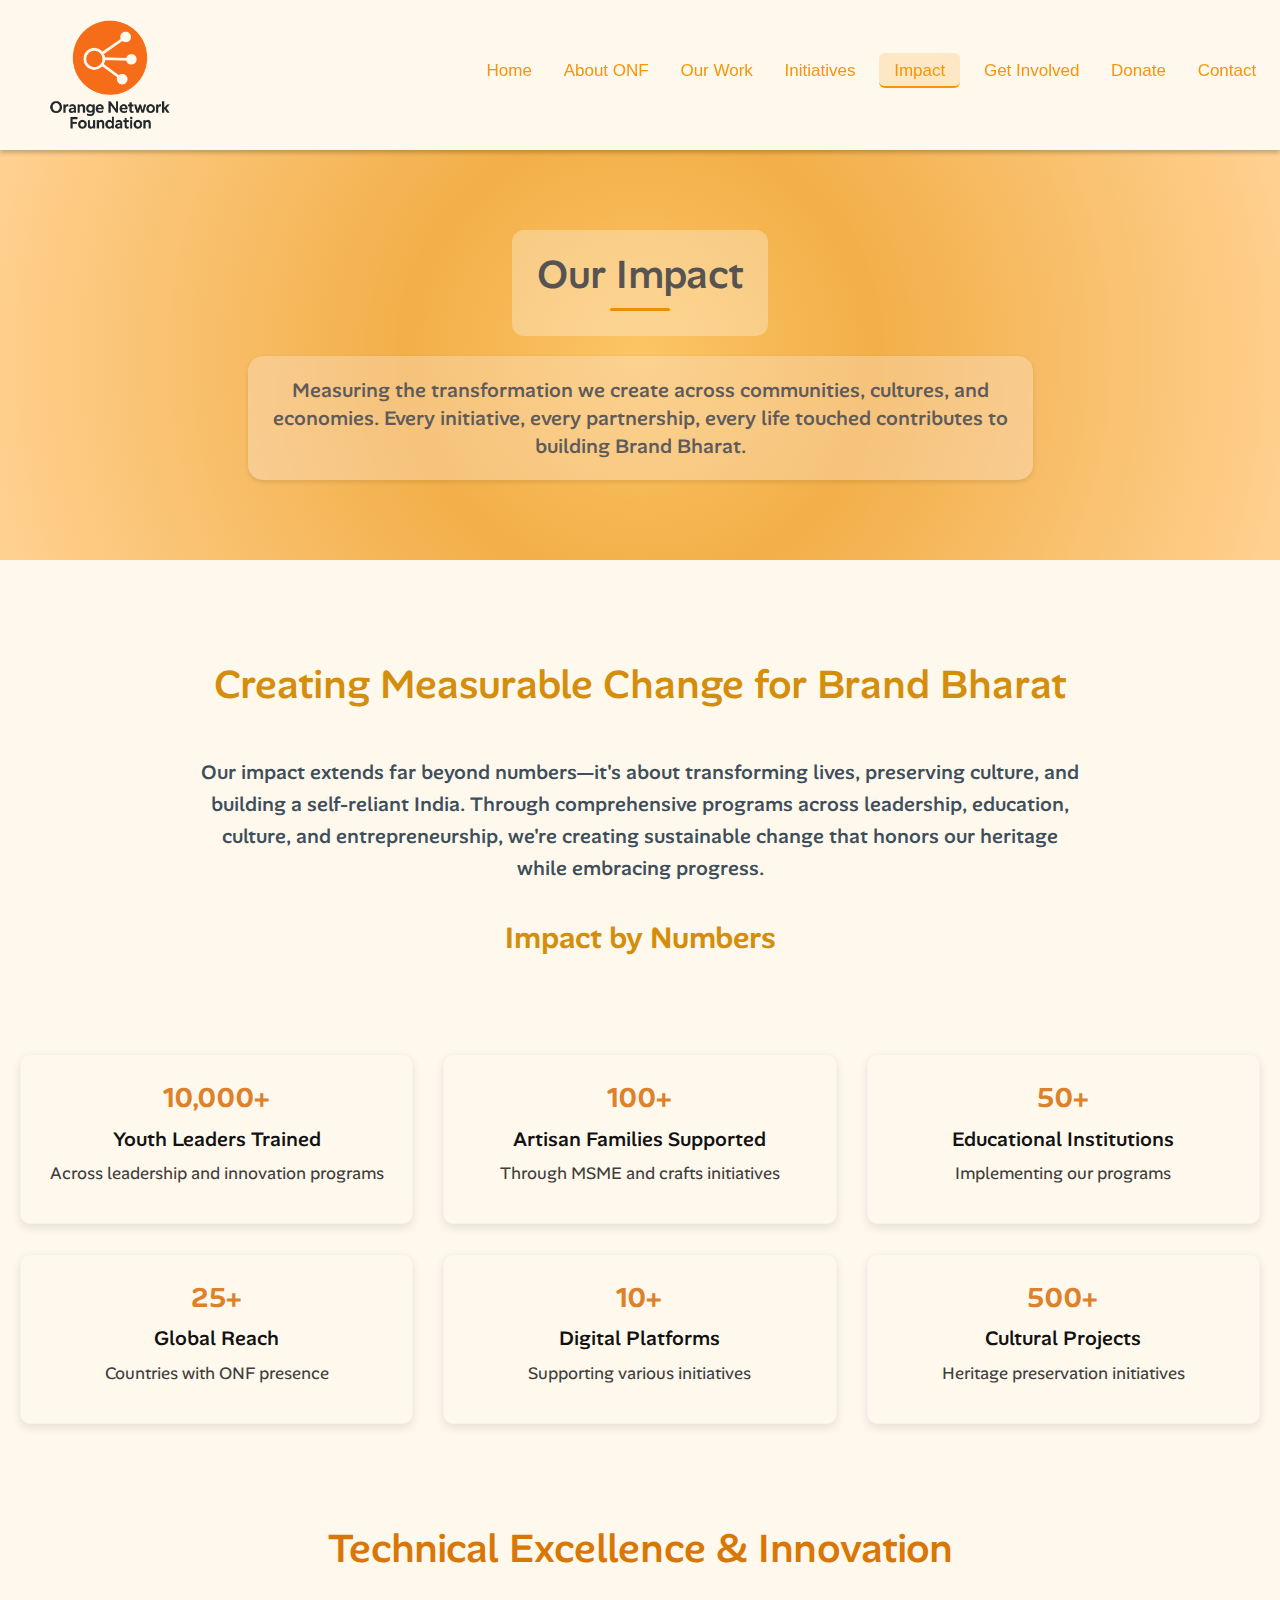
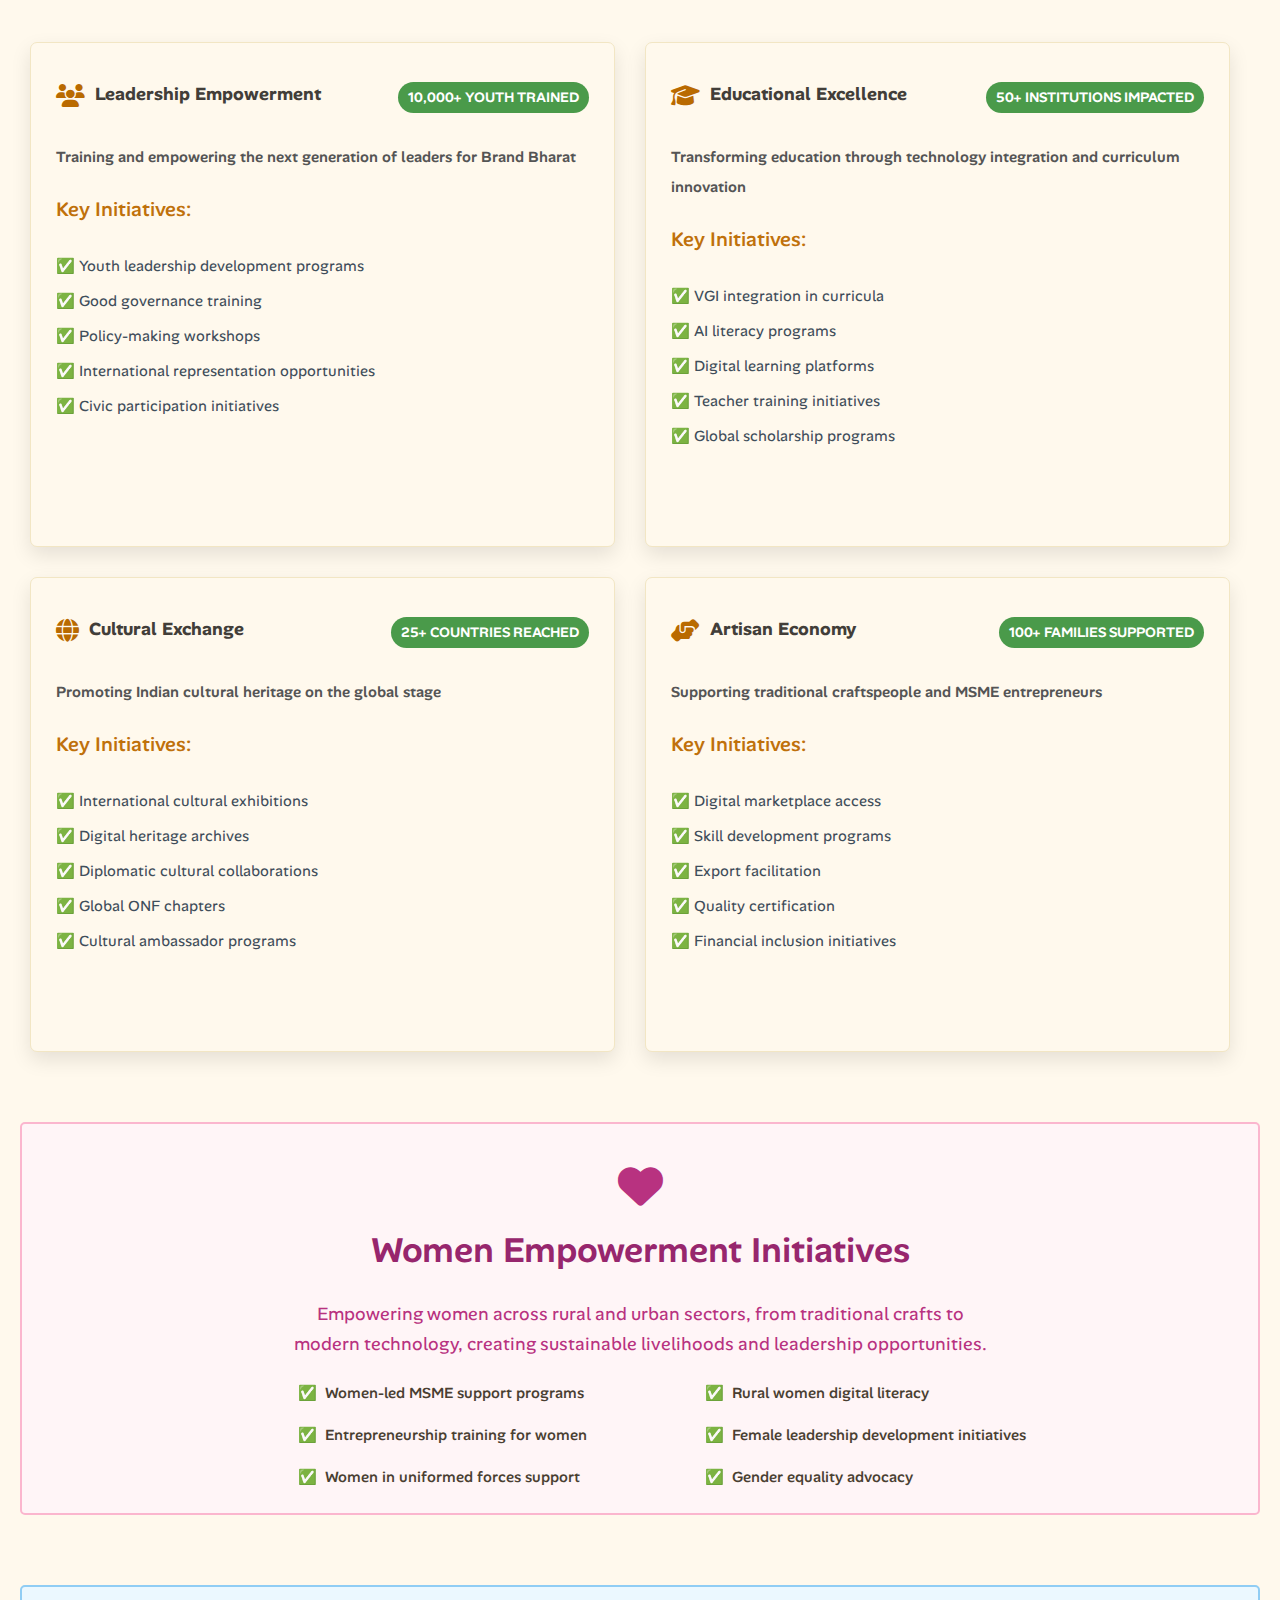
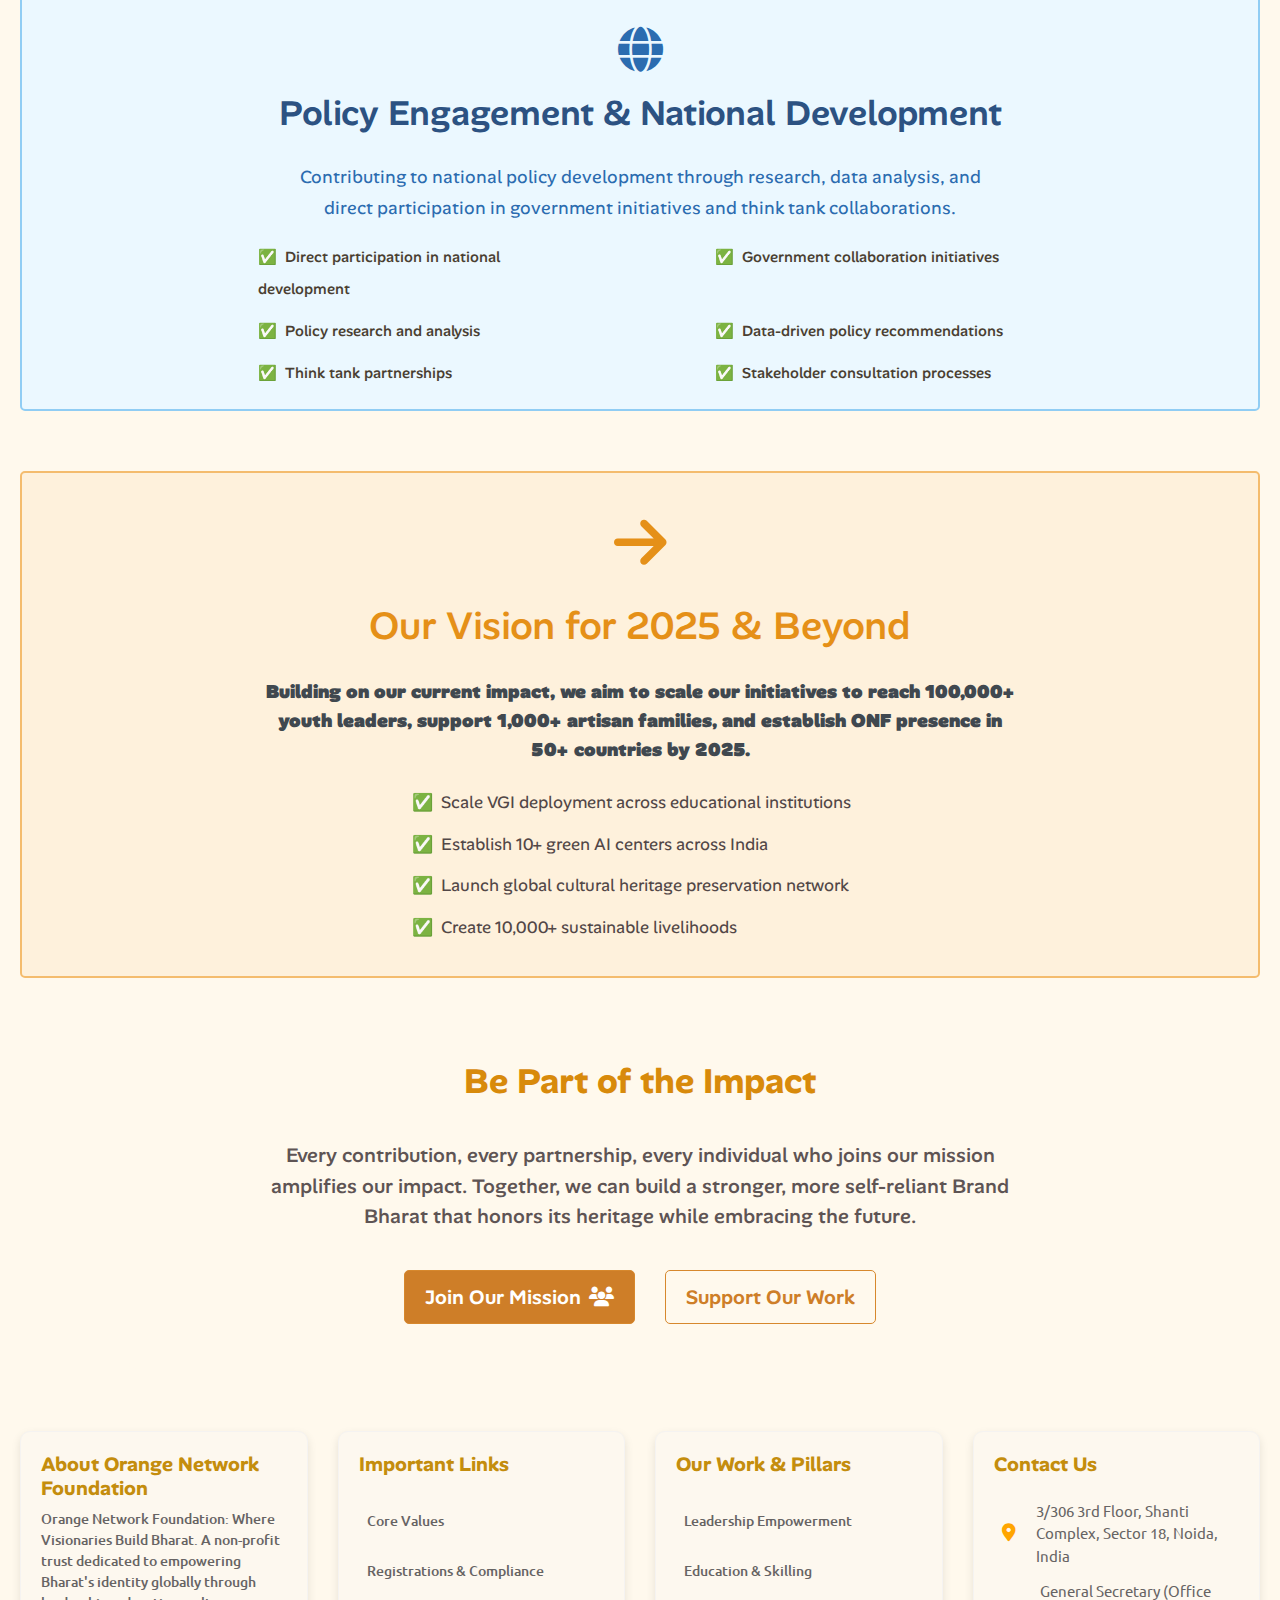
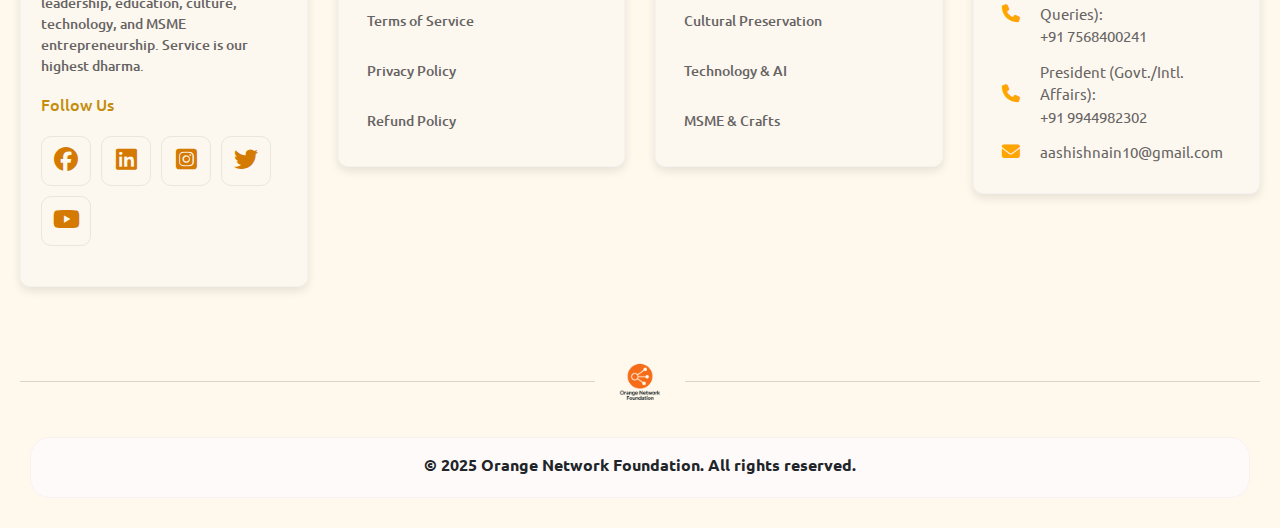
<file: impact.html>
<!DOCTYPE html>
<html lang="en">

<head>
    <meta charset="UTF-8">
    <meta name="viewport" content="width=device-width, initial-scale=1.0">
    <title>Our Impact</title>
    <link rel="icon" type="image/png" href="photos/logo/logo.png" sizes="512x512">
    <link rel="stylesheet" href="style.css">
    <link rel="preconnect" href="https://fonts.googleapis.com">
    <link rel="preconnect" href="https://fonts.gstatic.com" crossorigin>
    <link href="https://fonts.googleapis.com/css2?family=Alan+Sans:wght@300..900&display=swap" rel="stylesheet">


    <link href="https://cdn.jsdelivr.net/npm/bootstrap@5.3.3/dist/css/bootstrap.min.css" rel="stylesheet">
    <script src="https://cdn.jsdelivr.net/npm/bootstrap@5.3.3/dist/js/bootstrap.bundle.min.js"></script>
    <link rel="stylesheet" href="https://cdnjs.cloudflare.com/ajax/libs/font-awesome/6.7.2/css/all.min.css">
    <style>
        @import url('https://fonts.googleapis.com/css2?family=Alan+Sans:wght@300..900&family=Josefin+Sans:ital,wght@0,100..700;1,100..700&family=Ubuntu:ital,wght@0,300;0,400;0,500;0,700;1,300;1,400;1,500;1,700&display=swap');
    </style>

</head>

<body style="background-color: #fff9ed;" style="background-color: #fff9ed;">

    <header class="header">
        <div>
            <h2 class="logo"><img src="photos/logo/logo.png" alt=""></h2>
        </div>
        <nav>
            <ul>
                <li><a href="index.html">Home</a></li>
                <li><a href="aboutonf.html">About ONF</a></li>
                <li><a href="ourwork.html">Our Work</a></li>
                <li><a href="initiatives.html">Initiatives</a></li>
                <li><a href="impact.html" class="active">Impact</a></li>
                <li><a href="getinvolved.html">Get Involved</a></li>
                <li><a href="Donate.html">Donate</a></li>
                <li><a href="contact.html">Contact</a></li>
            </ul>
        </nav>
    </header>

    <section class="about-header" style="background: radial-gradient(circle at center,
      rgba(252, 191, 86, 0.9) 0%,
      rgba(242, 171, 64, 0.95) 35%,
      rgb(255, 209, 145) 100%);">
        <div class="about-content">
            <h1>Our Impact<div class="underline">
            </h1> <br>
            <p>Measuring the transformation we create across communities, cultures, and <br> economies. Every
                initiative, every partnership, every life touched contributes to <br> building Brand Bharat.</p>
        </div>
    </section>

    <div class="future">
        <h1 style="margin-top: 100px; color: #d48e0c; 
    font-family: Alan Sans, sans-serif; font-weight: 500;">Creating Measurable Change for Brand Bharat</h1>
        <h6 style="color: #3f4e5b; font-family: Alan Sans, sans-serif; font-weight: 500;">Our impact extends far beyond
            numbers—it's about transforming lives, preserving culture, and <br> building a self-reliant India. Through
            comprehensive programs across leadership, education, <br> culture, and entrepreneurship, we're creating
            sustainable change that honors our heritage <br>while embracing progress.</h6>
        <h6
            style="font-size: 30px; font-family: Alan Sans, sans-serif; font-weight: 600; margin-top: 0px; margin-bottom: 0px; padding-bottom: 0px; color: #d48e0c;">
            Impact by Numbers</h6>

    </div>

    <div class="tech2" style="background-color: #fff9ed;">
        <div class="tech22">
            <h3>10,000+</h3>
            <h4>Youth Leaders Trained</h4>
            <p style="font-size: 17px;">Across leadership and innovation programs</p>
        </div>
        <div class="tech22">
            <h3>100+</h3>
            <h4>Artisan Families Supported</h4>
            <p style="font-size: 17px;">Through MSME and crafts initiatives</p>
        </div>
        <div class="tech22">
            <h3>50+</h3>
            <h4>Educational Institutions</h4>
            <p style="font-size: 17px;">Implementing our programs</p>
        </div>
        <div class="tech22">
            <h3>25+</h3>
            <h4>Global Reach</h4>
            <p style="font-size: 17px;">Countries with ONF presence</p>
        </div>
        <div class="tech22">
            <h3>10+</h3>
            <h4>Digital Platforms</h4>
            <p style="font-size: 17px;">Supporting various initiatives</p>
        </div>
        <div class="tech22">
            <h3>500+</h3>
            <h4>Cultural Projects</h4>
            <p style="font-size: 17px;">Heritage preservation initiatives</p>
        </div>


    </div>

    <div class="tech">
        <h3 style="font-family: Alan Sans, sans-serif; font-weight: 500;">Technical Excellence & Innovation</h3>
    </div>

    <div class="good">

        <div class="good1">
            <div class="good11">
                <i class="fa-solid fa-users"></i>
                <h3>Leadership Empowerment</h3>
                <span class="good111">10,000+ YOUTH TRAINED</span>
            </div>
            <p>Training and empowering the next generation of leaders for Brand Bharat</p>
            <h6
                style="font-size: 20px; font-weight: 500; font-family: Alan Sans, sans-serif; margin-bottom: 30px; color: #bf710b;">
                Key Initiatives:</h6>
            <p style="margin: 0; margin-top: 5px; font-weight: 400; color: #3f4e5b;">✅ Youth leadership development
                programs</p>
            <p style="margin: 0; margin-top: 5px; font-weight: 400; color: #3f4e5b;">✅ Good governance training</p>
            <p style="margin: 0; margin-top: 5px; font-weight: 400; color: #3f4e5b;">✅ Policy-making workshops</p>
            <p style="margin: 0; margin-top: 5px; font-weight: 400; color: #3f4e5b;">✅ International representation
                opportunities</p>
            <p style="margin: 0; margin-top: 5px; font-weight: 400; color: #3f4e5b; margin-bottom:  70px;">✅ Civic
                participation initiatives</p>
        </div>

        <div class="good1">
            <div class="good11">
                <i class="fa-solid fa-graduation-cap"></i>
                <h3>Educational Excellence</h3>
                <span class="good111">50+ INSTITUTIONS IMPACTED</span>
            </div>
            <p>Transforming education through technology integration and curriculum innovation</p>
            <h6
                style="font-size: 20px; font-weight: 500; font-family: Alan Sans, sans-serif; margin-bottom: 30px; color: #bf710b;">
                Key Initiatives:</h6>
            <p style="margin: 0; margin-top: 5px; font-weight: 400; color: #3f4e5b;">✅ VGI integration in curricula</p>
            <p style="margin: 0; margin-top: 5px; font-weight: 400; color: #3f4e5b;">✅ AI literacy programs</p>
            <p style="margin: 0; margin-top: 5px; font-weight: 400; color: #3f4e5b;">✅ Digital learning platforms</p>
            <p style="margin: 0; margin-top: 5px; font-weight: 400; color: #3f4e5b;">✅ Teacher training initiatives</p>
            <p style="margin: 0; margin-top: 5px; font-weight: 400; color: #3f4e5b; margin-bottom:  70px;">✅ Global
                scholarship programs</p>
        </div>

    </div>

    <div class="good">

        <div class="good1">
            <div class="good11">
                <i class="fa-solid fa-globe"></i>
                <h3>Cultural Exchange</h3>
                <span class="good111">25+ COUNTRIES REACHED</span>
            </div>
            <p>Promoting Indian cultural heritage on the global stage</p>
            <h6
                style="font-size: 20px; font-weight: 500; font-family: Alan Sans, sans-serif; margin-bottom: 30px; color: #bf710b;">
                Key Initiatives:</h6>
            <p style="margin: 0; margin-top: 5px; font-weight: 400; color: #3f4e5b;">✅ International cultural
                exhibitions</p>
            <p style="margin: 0; margin-top: 5px; font-weight: 400; color: #3f4e5b;">✅ Digital heritage archives</p>
            <p style="margin: 0; margin-top: 5px; font-weight: 400; color: #3f4e5b;">✅ Diplomatic cultural
                collaborations</p>
            <p style="margin: 0; margin-top: 5px; font-weight: 400; color: #3f4e5b;">✅ Global ONF chapters</p>
            <p style="margin: 0; margin-top: 5px; font-weight: 400; color: #3f4e5b; margin-bottom:  70px;">✅ Cultural
                ambassador programs</p>
        </div>

        <div class="good1">
            <div class="good11">
                <i class="fa-solid fa-handshake-angle"></i>
                <h3>Artisan Economy</h3>
                <span class="good111">100+ FAMILIES SUPPORTED</span>
            </div>
            <p>Supporting traditional craftspeople and MSME entrepreneurs</p>
            <h6
                style="font-size: 20px; font-weight: 500; font-family: Alan Sans, sans-serif; margin-bottom: 30px; color: #bf710b;">
                Key Initiatives:</h6>
            <p style="margin: 0; margin-top: 5px; font-weight: 400; color: #3f4e5b;">✅ Digital marketplace access</p>
            <p style="margin: 0; margin-top: 5px; font-weight: 400; color: #3f4e5b;">✅ Skill development programs</p>
            <p style="margin: 0; margin-top: 5px; font-weight: 400; color: #3f4e5b;">✅ Export facilitation</p>
            <p style="margin: 0; margin-top: 5px; font-weight: 400; color: #3f4e5b;">✅ Quality certification</p>
            <p style="margin: 0; margin-top: 5px; font-weight: 400; color: #3f4e5b; margin-bottom:  70px;">✅ Financial
                inclusion initiatives</p>
        </div>

    </div>

    <div class="wher" style="margin-top: 70px; margin-bottom: 60px;">
        <i class="fa-solid fa-heart"></i>
        <h1>Women Empowerment Initiatives</h1>
        <h6>Empowering women across rural and urban sectors, from traditional crafts to <br> modern technology, creating
            sustainable livelihoods and leadership opportunities.</h6>
        <div class="whe-items">
            <p>✅&nbsp; Women-led MSME support programs</p>
            <p>✅&nbsp; Rural women digital literacy</p>
            <p>✅&nbsp; Entrepreneurship training for women</p>
            <p>✅&nbsp; Female leadership development initiatives</p>
            <p>✅&nbsp; Women in uniformed forces support</p>
            <p>✅&nbsp; Gender equality advocacy</p>
        </div>
    </div>

    <div class="wherr" style="margin-top: 70px; margin-bottom: 60px;">
        <i class="fa-solid fa-globe"></i>
        <h1>Policy Engagement & National Development</h1>
        <h6>Contributing to national policy development through research, data analysis, and <br> direct participation
            in government initiatives and think tank collaborations.</h6>
        <div class="whee-items">
            <p>✅&nbsp; Direct participation in national development</p>
            <p>✅&nbsp; Government collaboration initiatives</p>
            <p>✅&nbsp; Policy research and analysis</p>
            <p>✅&nbsp; Data-driven policy recommendations</p>
            <p>✅&nbsp; Think tank partnerships</p>
            <p>✅&nbsp; Stakeholder consultation processes</p>
        </div>
    </div>

    <div class="wh1" style="margin-top: 0px; margin-bottom: 0;">
        <i class="fa-solid fa-arrow-right"></i>
        <h1>Our Vision for 2025 & Beyond</h1>
        <h6 style="color: #40484f;">Building on our current impact, we aim to scale our initiatives to reach 100,000+
            <br>youth leaders, support 1,000+ artisan families, and establish ONF presence in <br> 50+ countries by
            2025.
        </h6>
        <div class="wh11">
            <p>✅&nbsp; Scale VGI deployment across educational institutions</p>
            <p>✅&nbsp; Establish 10+ green AI centers across India</p>
            <p>✅&nbsp; Launch global cultural heritage preservation network</p>
            <p>✅&nbsp; Create 10,000+ sustainable livelihoods</p>
        </div>
    </div>

    <div class="wheeee" style="margin-top: 30px; margin-bottom: 10px; ">
        <h1 style="font-family: Alan Sans, sans-serif; font-weight: 700;">Be Part of the Impact</h1>
        <h6 style="font-family: Alan Sans, sans-serif; font-weight: 500;">Every contribution, every partnership, every
            individual who joins our mission <br> amplifies our impact. Together, we can build a stronger, more
            self-reliant Brand <br>Bharat that honors its heritage while embracing the future.</h6>
        <div class="our88">
            <p style="background-color: #ce7e28; color: #ffffff; font-family: Alan Sans, sans-serif;font-weight: 600;">
                Join Our Mission<i class="fa-solid fa-users"></i></p>

            <p style="font-family: Alan Sans, sans-serif; font-weight: 600;">Support Our Work</p>
        </div>

    </div>

    <div class="boo">
        <div class="booo">
            <h2>About Orange Network Foundation</h2>
            <p style="font-size: 14px;">Orange Network Foundation: Where Visionaries Build Bharat. A non-profit trust
                dedicated to empowering Bharat's identity globally through leadership, education, culture, technology,
                and MSME entrepreneurship. Service is our highest dharma.</p>

            <p style="color: rgb(196, 141, 13);;">Follow Us</p>

            <div class="contact">
                <li class="contactt">
                    <a href="https://www.facebook.com/aashish.nain.399/" target="_blank"><i
                            class="fa-brands fa-facebook"></i></a>
                </li>
                <li class="contactt">
                    <a href="https://www.linkedin.com/feed/" target="_blank"><i class="fa-brands fa-linkedin"></i></a>
                </li>
                <li class="contactt">
                    <a href="https://www.instagram.com/lovely______nain/" target="_blank"><i
                            class="fa-brands fa-square-instagram"></i></a>
                </li>
                <li class="contactt">
                    <a href="https://x.com/aadarshnain" target="_blank">
                        <i class="fa-brands fa-twitter"></i></a>
                </li>
                <li class="contactt">
                    <a href="https://www.youtube.com/@lovelyNain10" target="_blank" rel="noopener noreferrer">
                        <i class="fa-brands fa-youtube"></i></a>
                </li>
            </div>
        </div>
        <div class="boq">
            <h2 style="margin-bottom: 20px;">Important Links</h2>
            <p style="font-size: 14px; line-height: 2rem;">Core Values</p>
            <p style="font-size: 14px; line-height: 2rem;">Registrations & Compliance</p>
            <p style="font-size: 14px; line-height: 2rem;">Terms of Service</p><br>
            <p style="font-size: 14px; line-height: 2rem;">Privacy Policy</p><br>
            <p style="font-size: 14px; line-height: 2rem;">Refund Policy</p>

        </div>
        <div class="boq">
            <h2 style="margin-bottom: 20px;">Our Work & Pillars</h2>
            <p style="font-size: 14px; line-height: 2rem;">Leadership Empowerment</p>
            <p style="font-size: 14px; line-height: 2rem;">Education & Skilling</p>
            <p style="font-size: 14px; line-height: 2rem;">Cultural Preservation</p><br>
            <p style="font-size: 14px; line-height: 2rem;">Technology & AI</p><br>
            <p style="font-size: 14px; line-height: 2rem;">MSME & Crafts</p>

        </div>
        <div class="boqq">
            <h2 style="margin-bottom: 20px;">Contact Us</h2>
            <!-- <p style="font-size: 14px; line-height: 2rem;">Leadership Empowerment</p>
            -->
            <p><i class="fa-solid fa-location-dot"></i>3/306 3rd Floor, Shanti Complex, Sector 18, Noida, India</p>

            <p><i class="fa-solid fa-phone"></i>General Secretary (Office Queries): <br> +91 7568400241</p>
            <p><i class="fa-solid fa-phone"></i>President (Govt./Intl. Affairs): <br> +91 9944982302</p>




            <p class="boqqq"><i class="fa-solid fa-envelope"></i>aashishnain10@gmail.com</p>

        </div>


    </div>

    <div class="logofooter-container">
        <div class="line"></div>
        <div class="logofooter">
            <img src="photos/logo/logo.png" alt="Logo">
        </div>
        <div class="line"></div>
    </div>

    <footer class="footer">
        <p>© 2025 Orange Network Foundation. All rights reserved.</p>
    </footer>

    <script src="scrpit.js"></script>

</body>

</html>
</file>
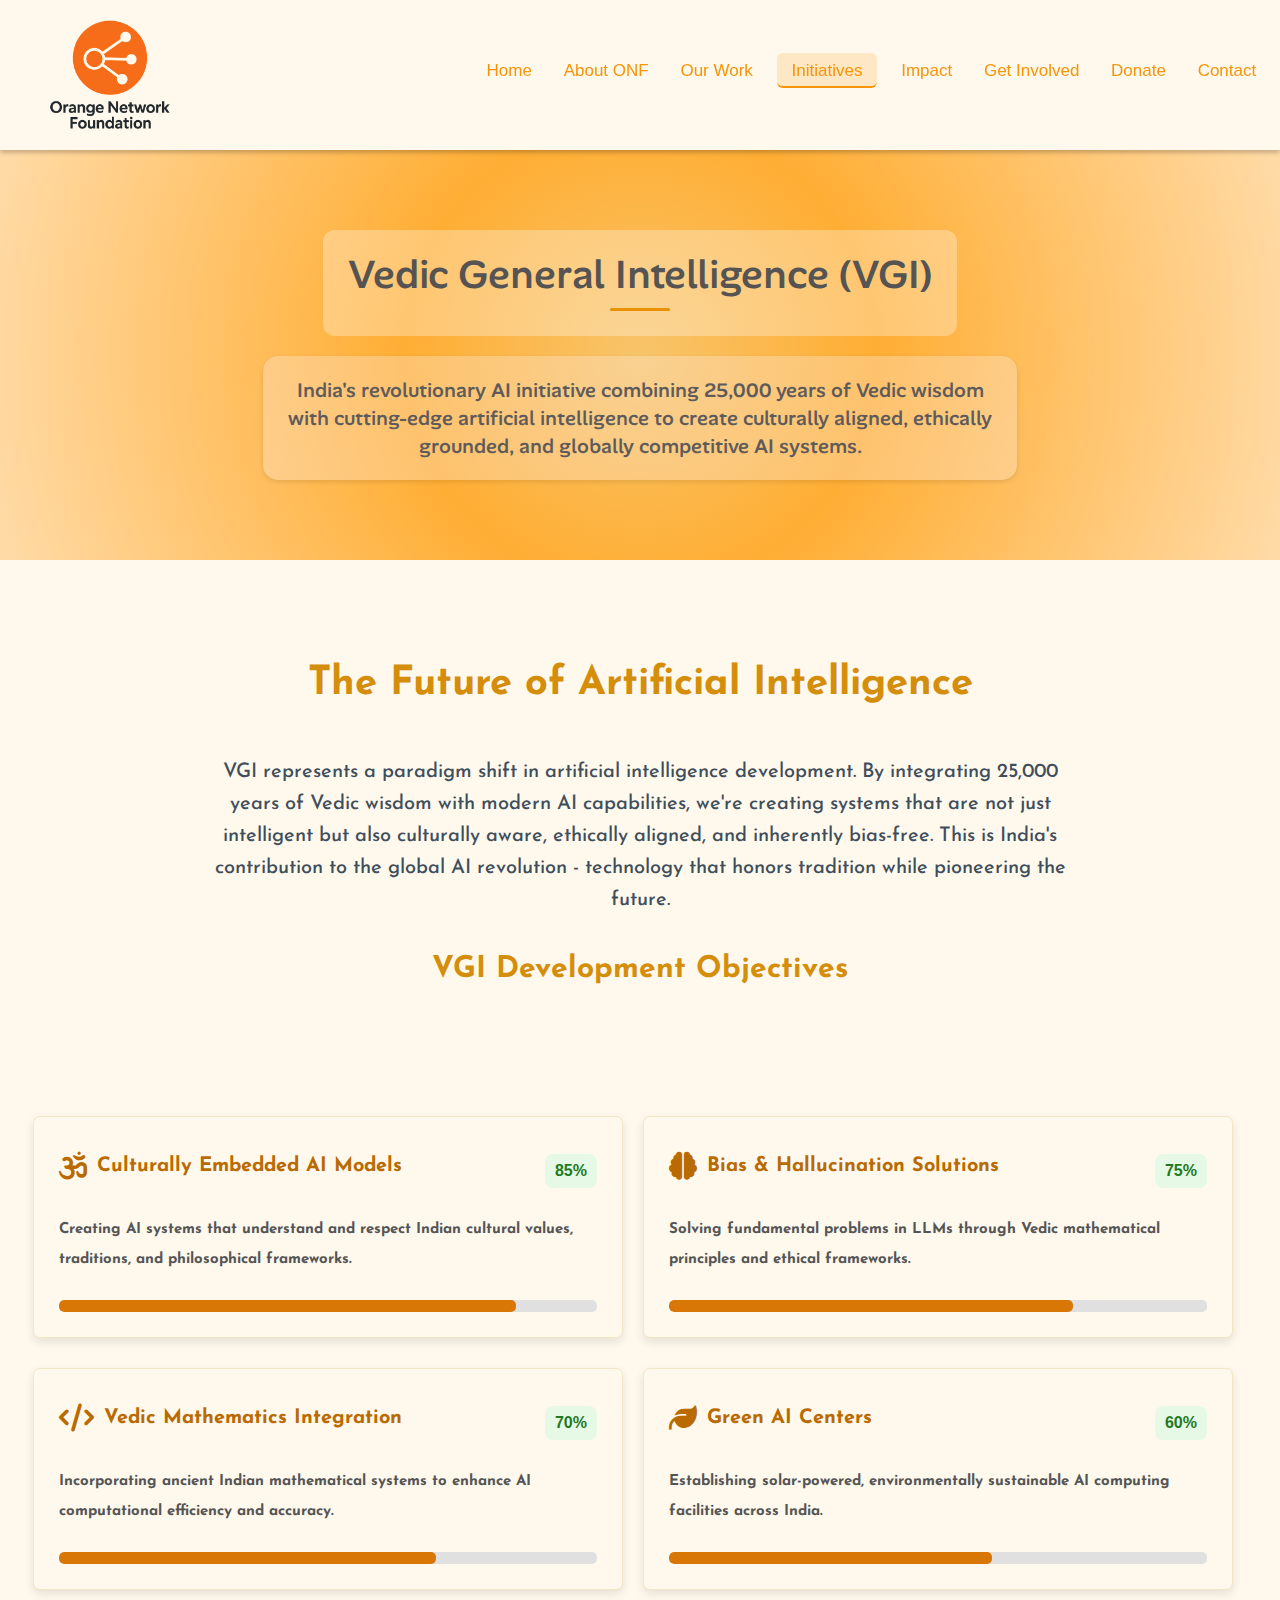
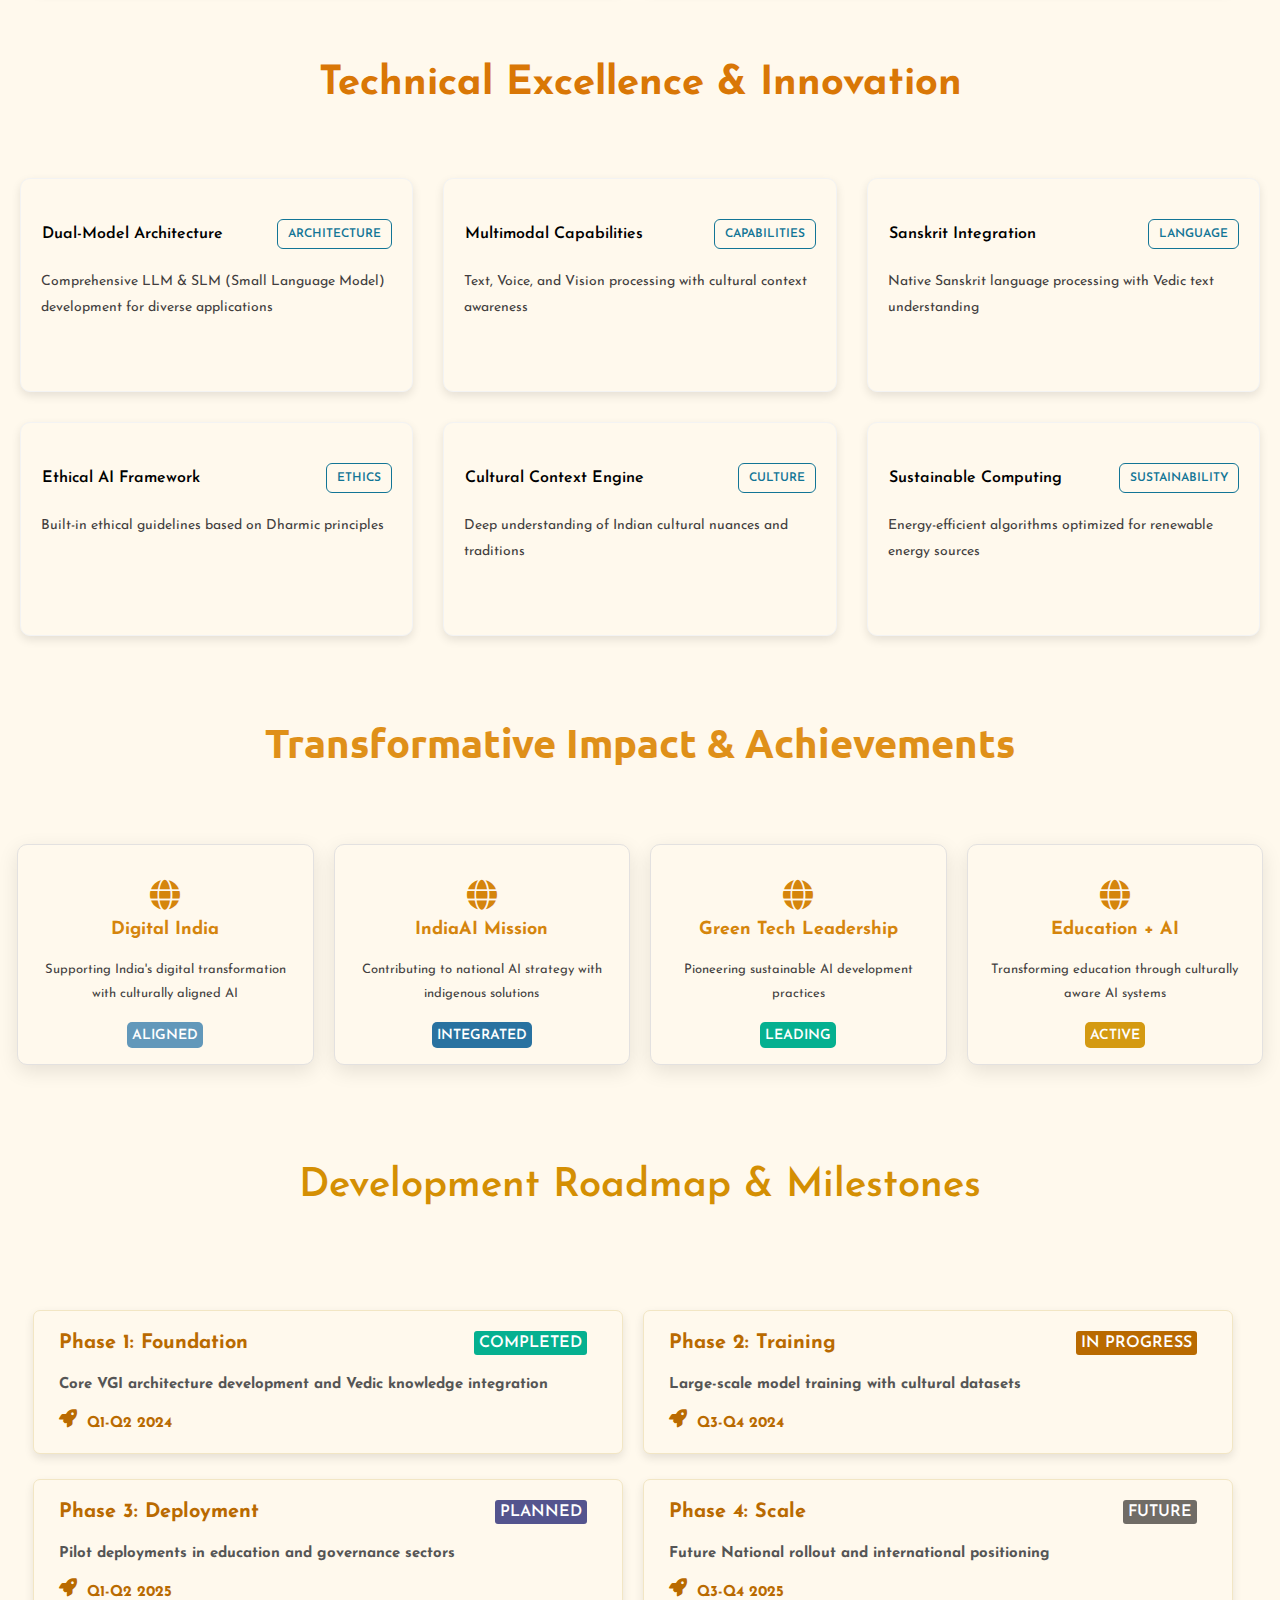
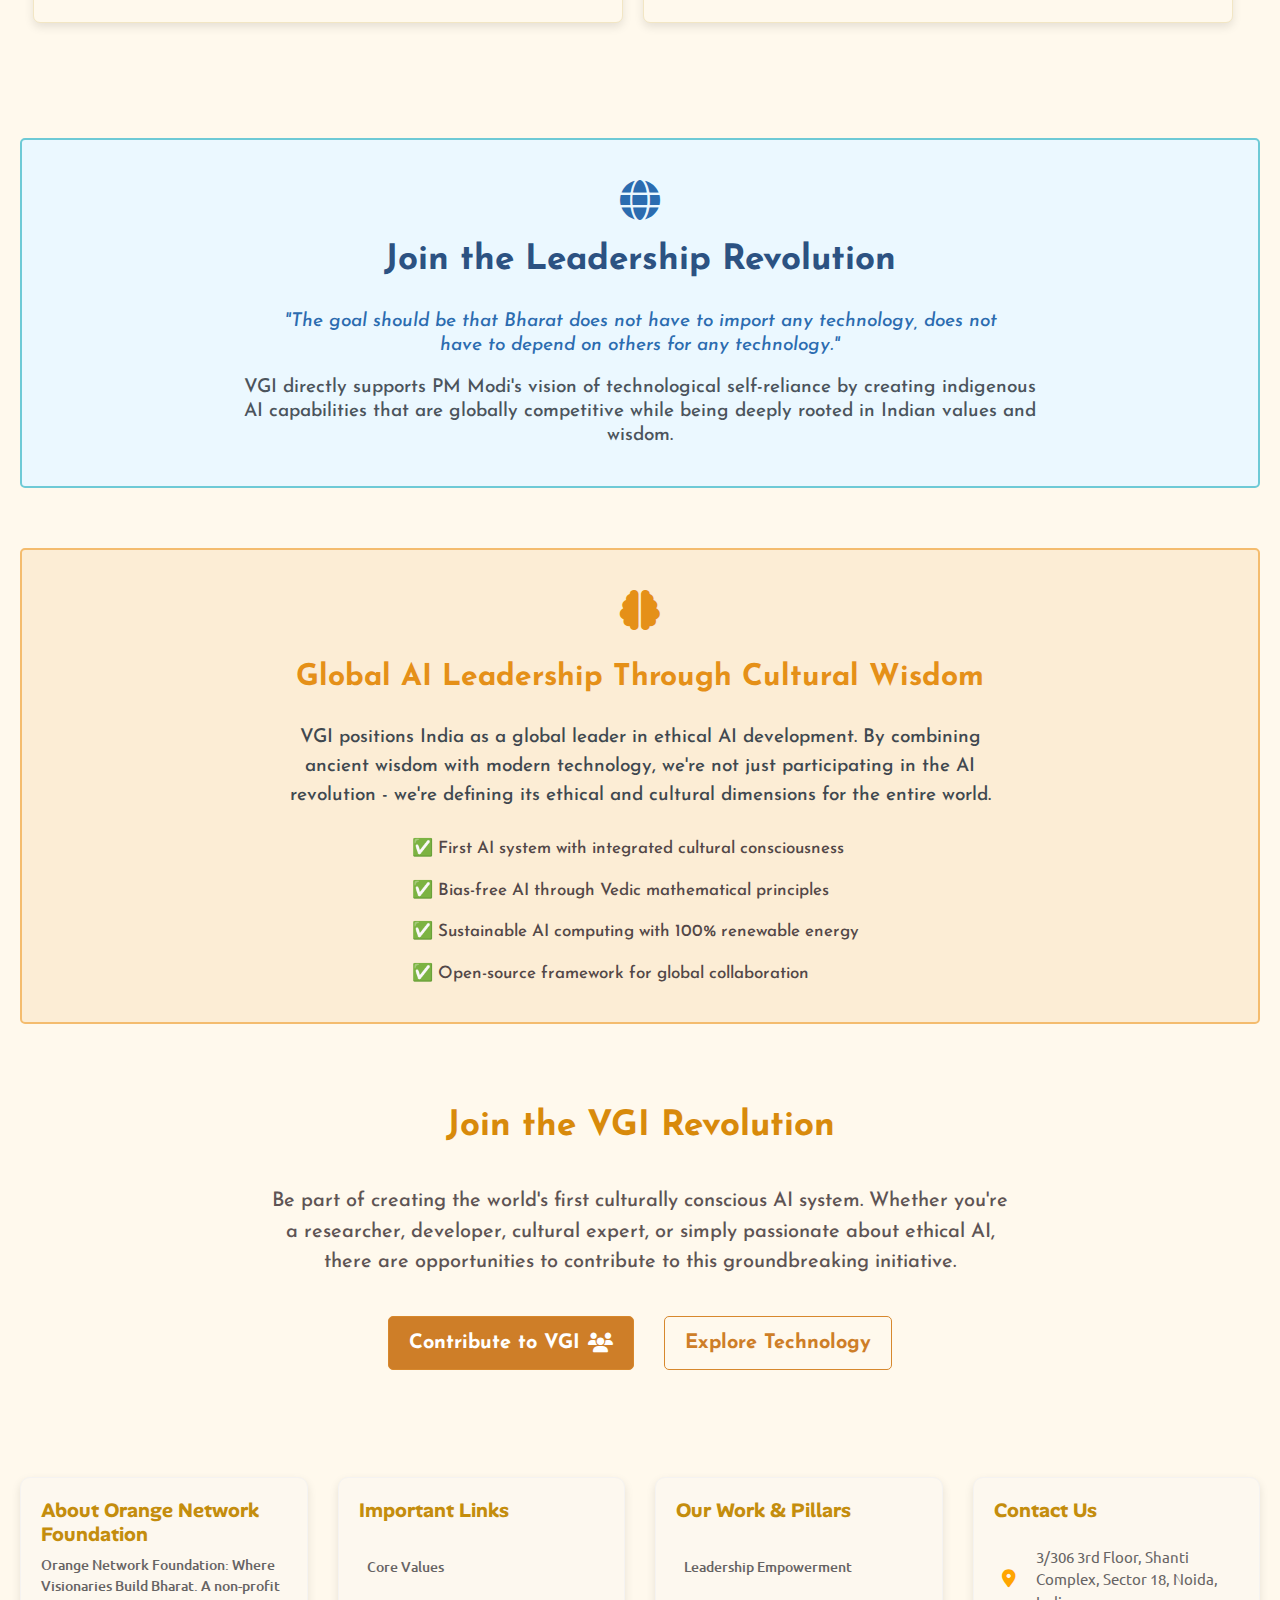
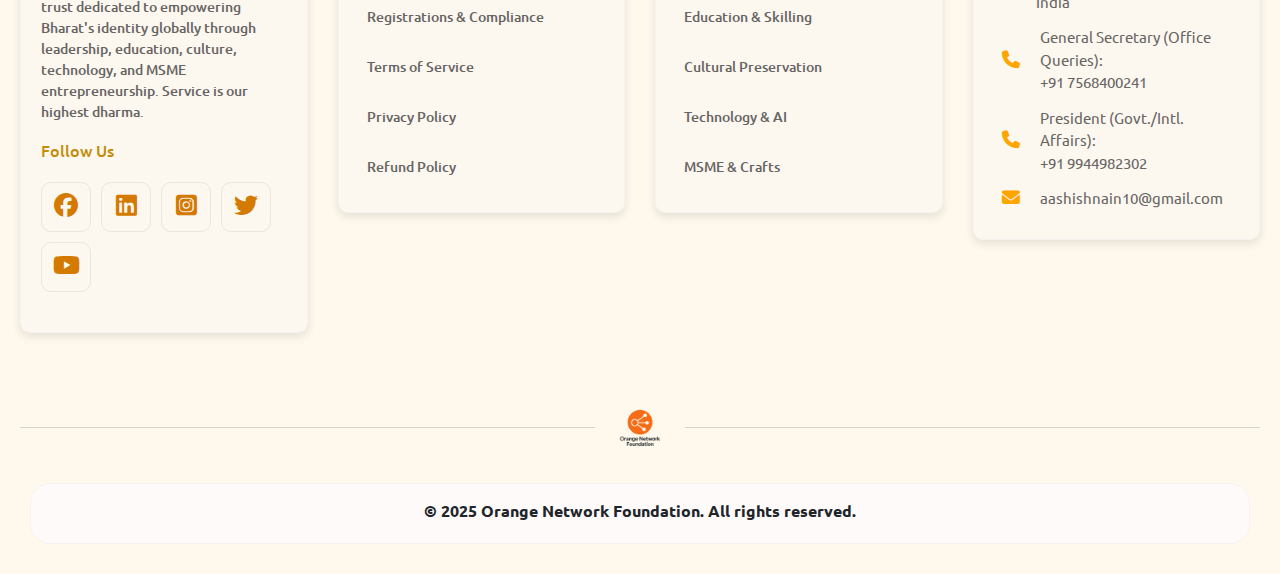
<file: initiatives.html>
<!DOCTYPE html>
<html lang="en">

<head>
    <meta charset="UTF-8">
    <meta name="viewport" content="width=device-width, initial-scale=1.0">
    <title>Vedic General Intelligence (VGI)</title>
    <link rel="icon" type="image/png" href="photos/logo/logo.png" sizes="512x512">
    <link rel="stylesheet" href="style.css">
    <link rel="preconnect" href="https://fonts.googleapis.com">
    <link rel="preconnect" href="https://fonts.gstatic.com" crossorigin>
    <link href="https://fonts.googleapis.com/css2?family=Alan+Sans:wght@300..900&display=swap" rel="stylesheet">


    <link href="https://cdn.jsdelivr.net/npm/bootstrap@5.3.3/dist/css/bootstrap.min.css" rel="stylesheet">
    <script src="https://cdn.jsdelivr.net/npm/bootstrap@5.3.3/dist/js/bootstrap.bundle.min.js"></script>
    <link rel="stylesheet" href="https://cdnjs.cloudflare.com/ajax/libs/font-awesome/6.7.2/css/all.min.css">
    <style>
        @import url('https://fonts.googleapis.com/css2?family=Alan+Sans:wght@300..900&family=Josefin+Sans:ital,wght@0,100..700;1,100..700&family=Ubuntu:ital,wght@0,300;0,400;0,500;0,700;1,300;1,400;1,500;1,700&display=swap');
    </style>

</head>

<body style="background-color: #fff9ed;" style="background-color: #fff9ed;">
    <header class="header">
        <div>
            <h2 class="logo"><img src="photos/logo/logo.png" alt=""></h2>
        </div>
        <nav>
            <ul>
                <li><a href="index.html">Home</a></li>
                <li><a href="aboutonf.html">About ONF</a></li>
                <li><a href="ourwork.html">Our Work</a></li>
                <li><a href="initiatives.html" class="active">Initiatives</a></li>
                <li><a href="impact.html">Impact</a></li>
                <li><a href="getinvolved.html">Get Involved</a></li>
                <li><a href="Donate.html">Donate</a></li>
                <li><a href="contact.html">Contact</a></li>
            </ul>
        </nav>
    </header>

    <section class="about-header" style="background: radial-gradient(circle at center,
      rgba(247, 190, 91, 0.9) 0%,
      rgba(255, 170, 42, 0.95) 35%,
      rgb(255, 219, 168) 100%);">
        <div class="about-content">
            <h1>Vedic General Intelligence (VGI)<div class="underline"></div>
            </h1>
            <p>India's revolutionary AI initiative combining 25,000 years of Vedic wisdom <br> with cutting-edge
                artificial intelligence to create culturally aligned, ethically <br> grounded, and globally competitive
                AI systems.</p>
        </div>
    </section>

    <div class="future">
        <h1 style="margin-top: 100px; color: #d48e0c; 
    font-family:Josefin Sans, sans-serif;">The Future of Artificial Intelligence</h1>
        <h6 style="color: #3f4e5b;">VGI represents a paradigm shift in artificial intelligence development. By
            integrating 25,000 <br>years of Vedic wisdom with modern AI capabilities, we're creating systems that are
            not just <br> intelligent but also culturally aware, ethically aligned, and inherently bias-free. This is
            India's <br> contribution to the global AI revolution - technology that honors tradition while pioneering
            the <br> future.</h6>
        <h6 style="font-size: 30px; font-weight: 700; margin-top: 0px; margin-bottom: 0px; color: #d48e0c;">VGI
            Development Objectives</h6>

    </div>

    <div class="vgi-container">

        <div class="vgi-box">
            <div class="vgi-header">
                <i class="fa-solid fa-om"></i>
                <h3>Culturally Embedded AI Models</h3>
                <span class="vgi-percent">85%</span>
            </div>
            <p>
                Creating AI systems that understand and respect Indian cultural values,
                traditions, and philosophical frameworks.
            </p>
            <div class="vgi-progress">
                <div class="vgi-bar" style="width: 85%;"></div>
            </div>
        </div>

        <div class="vgi-box">
            <div class="vgi-header">
                <i class="fa-solid fa-brain"></i>
                <h3>Bias & Hallucination Solutions</h3>
                <span class="vgi-percent">75%</span>
            </div>
            <p>
                Solving fundamental problems in LLMs through Vedic mathematical
                principles and ethical frameworks.
            </p>
            <div class="vgi-progress">
                <div class="vgi-bar" style="width: 75%;"></div>
            </div>
        </div>

    </div>

    <div class="vgi-container">

        <div class="vgi-box">
            <div class="vgi-header">
                <i class="fa-solid fa-code"></i>
                <h3>Vedic Mathematics Integration</h3>
                <span class="vgi-percent ">70%</span>
            </div>
            <p>Incorporating ancient Indian mathematical systems to enhance AI computational efficiency and accuracy.
            </p>
            <div class="vgi-progress">
                <div class="vgi-bar" style="width: 70%;"></div>
            </div>
        </div>

        <div class="vgi-box">
            <div class="vgi-header">
                <i class="fa-solid fa-leaf"></i>
                <h3>Green AI Centers</h3>
                <span class="vgi-percent" sty>60%</span>
            </div>
            <p>Establishing solar-powered, environmentally sustainable AI computing facilities across India.</p>
            <div class="vgi-progress">
                <div class="vgi-bar" style="width: 60%;"></div>
            </div>
        </div>
    </div>

    <div class="tech">
        <h3>Technical Excellence & Innovation</h3>
    </div>

    <div class="tech1" style="background-color: #fff9ed;">
        <div class="tech11">
            <div class="tech11111">
                <button class="tech111">Dual-Model Architecture</button>
                <button class="tech1111">ARCHITECTURE</button>
            </div>
            <p style="font-size: 14px;">Comprehensive LLM & SLM (Small Language Model) <br> development for diverse
                applications</p>
        </div>
        <div class="tech11">
            <div class="tech11111">
                <button class="tech111">Multimodal Capabilities</button>
                <button class="tech1111">CAPABILITIES</button>
            </div>
            <p style="font-size: 14px;">Text, Voice, and Vision processing with cultural context awareness</p>
        </div>
        <div class="tech11">
            <div class="tech11111">
                <button class="tech111">Sanskrit Integration</button>
                <button class="tech1111">LANGUAGE</button>
            </div>
            <p style="font-size: 14px;">Native Sanskrit language processing with Vedic text understanding</p>

        </div>

    </div>

    <div class="tech1" style="background-color: #fff9ed;">
        <div class="tech11">
            <div class="tech11111">
                <button class="tech111">Ethical AI Framework</button>
                <button class="tech1111">ETHICS</button>
            </div>
            <p style="font-size: 14px; padding-bottom: 60PX;">Built-in ethical guidelines based on Dharmic principles
            </p>
        </div>
        <div class="tech11">
            <div class="tech11111">
                <button class="tech111">Cultural Context Engine</button>
                <button class="tech1111">CULTURE</button>
            </div>
            <p style="font-size: 14px;">Deep understanding of Indian cultural nuances and traditions</p>
        </div>
        <div class="tech11">
            <div class="tech11111">
                <button class="tech111">Sustainable Computing</button>
                <button class="tech1111">SUSTAINABILITY</button>
            </div>
            <p style="font-size: 14px;">Energy-efficient algorithms optimized for renewable energy sources</p>

        </div>

    </div>

    <div class="foundationnn">
        <h1>Transformative Impact & Achievements</h1>
        <div class="our7">
            <div class="our77">
                <i class="fa-solid fa-globe"></i>
                <h1>Digital India</h1>
                <p>Supporting India's digital transformation with culturally aligned AI</p>
                <p class="our777"
                    style=" font-size: 14px; font-weight: 600; color: #ffffff; background-color: #6298ba; border: 1px #6298ba; border-radius: 5px; padding-left: 5px;padding-right: 5px; padding-top: 2px;">
                    ALIGNED</p>
            </div>
            <div class="our77">
                <i class="fa-solid fa-globe"></i>
                <h1>IndiaAI Mission</h1>
                <p>Contributing to national AI strategy with indigenous solutions</p>
                <p class="our777"
                    style=" font-size: 14px; font-weight: 600; color: #ffffff; background-color: #2972a0; border: 1px #2972a0; border-radius: 5px; padding-left: 5px;padding-right: 5px; padding-top: 2px;">
                    INTEGRATED</p>
            </div>
            <div class="our77">
                <i class="fa-solid fa-globe"></i>
                <h1>Green Tech Leadership</h1>
                <p>Pioneering sustainable AI development practices</p>
                <p class="our777"
                    style=" font-size: 14px; font-weight: 600; color: #ffffff; background-color: #05b090; border: 1px #05b090; border-radius: 5px; padding-left: 5px;padding-right: 5px; padding-top: 2px;">
                    LEADING</p>
            </div>
            <div class="our77">
                <i class="fa-solid fa-globe"></i>
                <h1>Education + AI</h1>
                <p>Transforming education through culturally aware AI systems</p>
                <p class="our777"
                    style=" font-size: 14px; font-weight: 600; color: #ffffff; background-color: #d49a12; border: 1px #d49a12; border-radius: 5px; padding-left: 5px;padding-right: 5px; padding-top: 2px;">
                    ACTIVE</p>
            </div>

        </div>
    </div>

    <div class="tecc">
        <h2>Development Roadmap & Milestones</h2>
    </div>

    <div class="vgi-containerr">
        <div class="vgi-boxx">
            <div class="vgi-headerr">
                <h3 style="padding: 10px 0px;">Phase 1: Foundation</h3>
                <span class="vgi-percentt "
                    style="margin: 10px; padding-left: 5px; padding-right: 5px; padding-top: 0px; padding-bottom: 0px; border-radius: 3px; font-family: Josefin Sans, sans-serif; color: #ffffff; background-color: #05b090;">COMPLETED</span>
            </div>
            <p style="margin-bottom: 10px;">Core VGI architecture development and Vedic knowledge integration</p>
            <div class="vgi-headerr tece">
                <i class="fa-solid fa-rocket"></i>
                <h6 style="margin: 0; padding: 0;">Q1-Q2 2024</h6>
            </div>
        </div>
        <div class="vgi-boxx">
            <div class="vgi-headerr">
                <h3 style="padding: 10px 0px;">Phase 2: Training</h3>
                <span class="vgi-percentt "
                    style="margin: 10px; padding-left: 5px; padding-right: 5px; padding-top: 0px; padding-bottom: 0px; border-radius: 3px; font-family: Josefin Sans, sans-serif; color: #ffffff; background-color:  #b96a00;">IN
                    PROGRESS</span>
            </div>
            <p style="margin-bottom: 10px;">Large-scale model training with cultural datasets</p>
            <div class="vgi-headerr tece">
                <i class="fa-solid fa-rocket"></i>
                <h6 style="margin: 0; padding: 0;">Q3-Q4 2024</h6>
            </div>
        </div>

    </div>

    <div class="vgi-containerr">
        <div class="vgi-boxx">
            <div class="vgi-headerr">
                <h3 style="padding: 10px 0px;">Phase 3: Deployment</h3>
                <span class="vgi-percentt "
                    style="margin: 10px; padding-left: 5px; padding-right: 5px; padding-top: 0px; padding-bottom: 0px; border-radius: 3px; font-family: Josefin Sans, sans-serif; color: #ffffff; background-color: #54548e;">PLANNED</span>
            </div>
            <p style="margin-bottom: 10px;">Pilot deployments in education and governance sectors</p>
            <div class="vgi-headerr tece">
                <i class="fa-solid fa-rocket"></i>
                <h6 style="margin: 0; padding: 0;">Q1-Q2 2025</h6>
            </div>
        </div>
        <div class="vgi-boxx">
            <div class="vgi-headerr">
                <h3 style="padding: 10px 0px;">Phase 4: Scale</h3>
                <span class="vgi-percentt "
                    style="margin: 10px; padding-left: 5px; padding-right: 5px; padding-top: 0px; padding-bottom: 0px; border-radius: 3px; font-family: Josefin Sans, sans-serif; color: #ffffff; background-color:  #706c66;">FUTURE</span>
            </div>
            <p style="margin-bottom: 10px;">Future
                National rollout and international positioning</p>
            <div class="vgi-headerr tece">
                <i class="fa-solid fa-rocket"></i>
                <h6 style="margin: 0; padding: 0;">Q3-Q4 2025</h6>
            </div>
        </div>

    </div>

    <div class="whe" style="margin-top: 100px; margin-bottom: 60px;">
        <i class="fa-solid fa-globe"></i>
        <h1>Join the Leadership Revolution</h1>
        <h6 style="font-style: italic;">"The goal should be that Bharat does not have to import any technology, does not
            <br> have to depend on others for any technology."
        </h6>
        <h6 style="color: #4b545c;">VGI directly supports PM Modi's vision of technological self-reliance by creating
            indigenous <br>AI capabilities that are globally competitive while being deeply rooted in Indian values and
            <br> wisdom.
        </h6>
    </div>

    <div class="whee" style="margin-top: 0px; margin-bottom: 0;">
        <i class="fa-solid fa-brain"></i>
        <h1>Global AI Leadership Through Cultural Wisdom</h1>
        <h6 style="color: #40484f;">VGI positions India as a global leader in ethical AI development. By combining <br>
            ancient wisdom with modern technology, we're not just participating in the AI <br> revolution - we're
            defining its ethical and cultural dimensions for the entire world.</h6>
        <div class="wheee">
            <p>✅ First AI system with integrated cultural consciousness</p>
            <p>✅ Bias-free AI through Vedic mathematical principles</p>
            <p>✅ Sustainable AI computing with 100% renewable energy</p>
            <p>✅ Open-source framework for global collaboration</p>
        </div>
    </div>

    <div class="wheeee" style="margin-top: 30px; margin-bottom: 10px;">
        <h1>Join the VGI Revolution</h1>
        <h6>Be part of creating the world's first culturally conscious AI system. Whether you're <br>a researcher,
            developer, cultural expert, or simply passionate about ethical AI,<br> there are opportunities to contribute
            to this groundbreaking initiative.</h6>
        <div class="our88">
            <p style="background-color: #ce7e28; color: #ffffff;">Contribute to VGI<i class="fa-solid fa-users"></i></p>

            <p>Explore Technology</p>
        </div>

    </div>

    <div class="boo">
        <div class="booo">
            <h2>About Orange Network Foundation</h2>
            <p style="font-size: 14px;">Orange Network Foundation: Where Visionaries Build Bharat. A non-profit trust
                dedicated to empowering Bharat's identity globally through leadership, education, culture, technology,
                and MSME entrepreneurship. Service is our highest dharma.</p>

            <p style="color: rgb(196, 141, 13);;">Follow Us</p>

            <div class="contact">
                <li class="contactt">
                    <a href="https://www.facebook.com/aashish.nain.399/" target="_blank"><i
                            class="fa-brands fa-facebook"></i></a>
                </li>
                <li class="contactt">
                    <a href="https://www.linkedin.com/feed/" target="_blank"><i class="fa-brands fa-linkedin"></i></a>
                </li>
                <li class="contactt">
                    <a href="https://www.instagram.com/lovely______nain/" target="_blank"><i
                            class="fa-brands fa-square-instagram"></i></a>
                </li>
                <li class="contactt">
                    <a href="https://x.com/aadarshnain" target="_blank">
                        <i class="fa-brands fa-twitter"></i></a>
                </li>
                <li class="contactt">
                    <a href="https://www.youtube.com/@lovelyNain10" target="_blank" rel="noopener noreferrer">
                        <i class="fa-brands fa-youtube"></i></a>
                </li>
            </div>
        </div>
        <div class="boq">
            <h2 style="margin-bottom: 20px;">Important Links</h2>
            <p style="font-size: 14px; line-height: 2rem;">Core Values</p>
            <p style="font-size: 14px; line-height: 2rem;">Registrations & Compliance</p>
            <p style="font-size: 14px; line-height: 2rem;">Terms of Service</p><br>
            <p style="font-size: 14px; line-height: 2rem;">Privacy Policy</p><br>
            <p style="font-size: 14px; line-height: 2rem;">Refund Policy</p>

        </div>
        <div class="boq">
            <h2 style="margin-bottom: 20px;">Our Work & Pillars</h2>
            <p style="font-size: 14px; line-height: 2rem;">Leadership Empowerment</p>
            <p style="font-size: 14px; line-height: 2rem;">Education & Skilling</p>
            <p style="font-size: 14px; line-height: 2rem;">Cultural Preservation</p><br>
            <p style="font-size: 14px; line-height: 2rem;">Technology & AI</p><br>
            <p style="font-size: 14px; line-height: 2rem;">MSME & Crafts</p>

        </div>
        <div class="boqq">
            <h2 style="margin-bottom: 20px;">Contact Us</h2>
            <!-- <p style="font-size: 14px; line-height: 2rem;">Leadership Empowerment</p>
            -->
            <p><i class="fa-solid fa-location-dot"></i>3/306 3rd Floor, Shanti Complex, Sector 18, Noida, India</p>

            <p><i class="fa-solid fa-phone"></i>General Secretary (Office Queries): <br> +91 7568400241</p>
            <p><i class="fa-solid fa-phone"></i>President (Govt./Intl. Affairs): <br> +91 9944982302</p>




            <p class="boqqq"><i class="fa-solid fa-envelope"></i>aashishnain10@gmail.com</p>

        </div>


    </div>

    <div class="logofooter-container">
        <div class="line"></div>
        <div class="logofooter">
            <img src="photos/logo/logo.png" alt="Logo">
        </div>
        <div class="line"></div>
    </div>

    <footer class="footer">
        <p>© 2025 Orange Network Foundation. All rights reserved.</p>
    </footer>

    <script src="scrpit.js"></script>

</body>

</html>
</file>
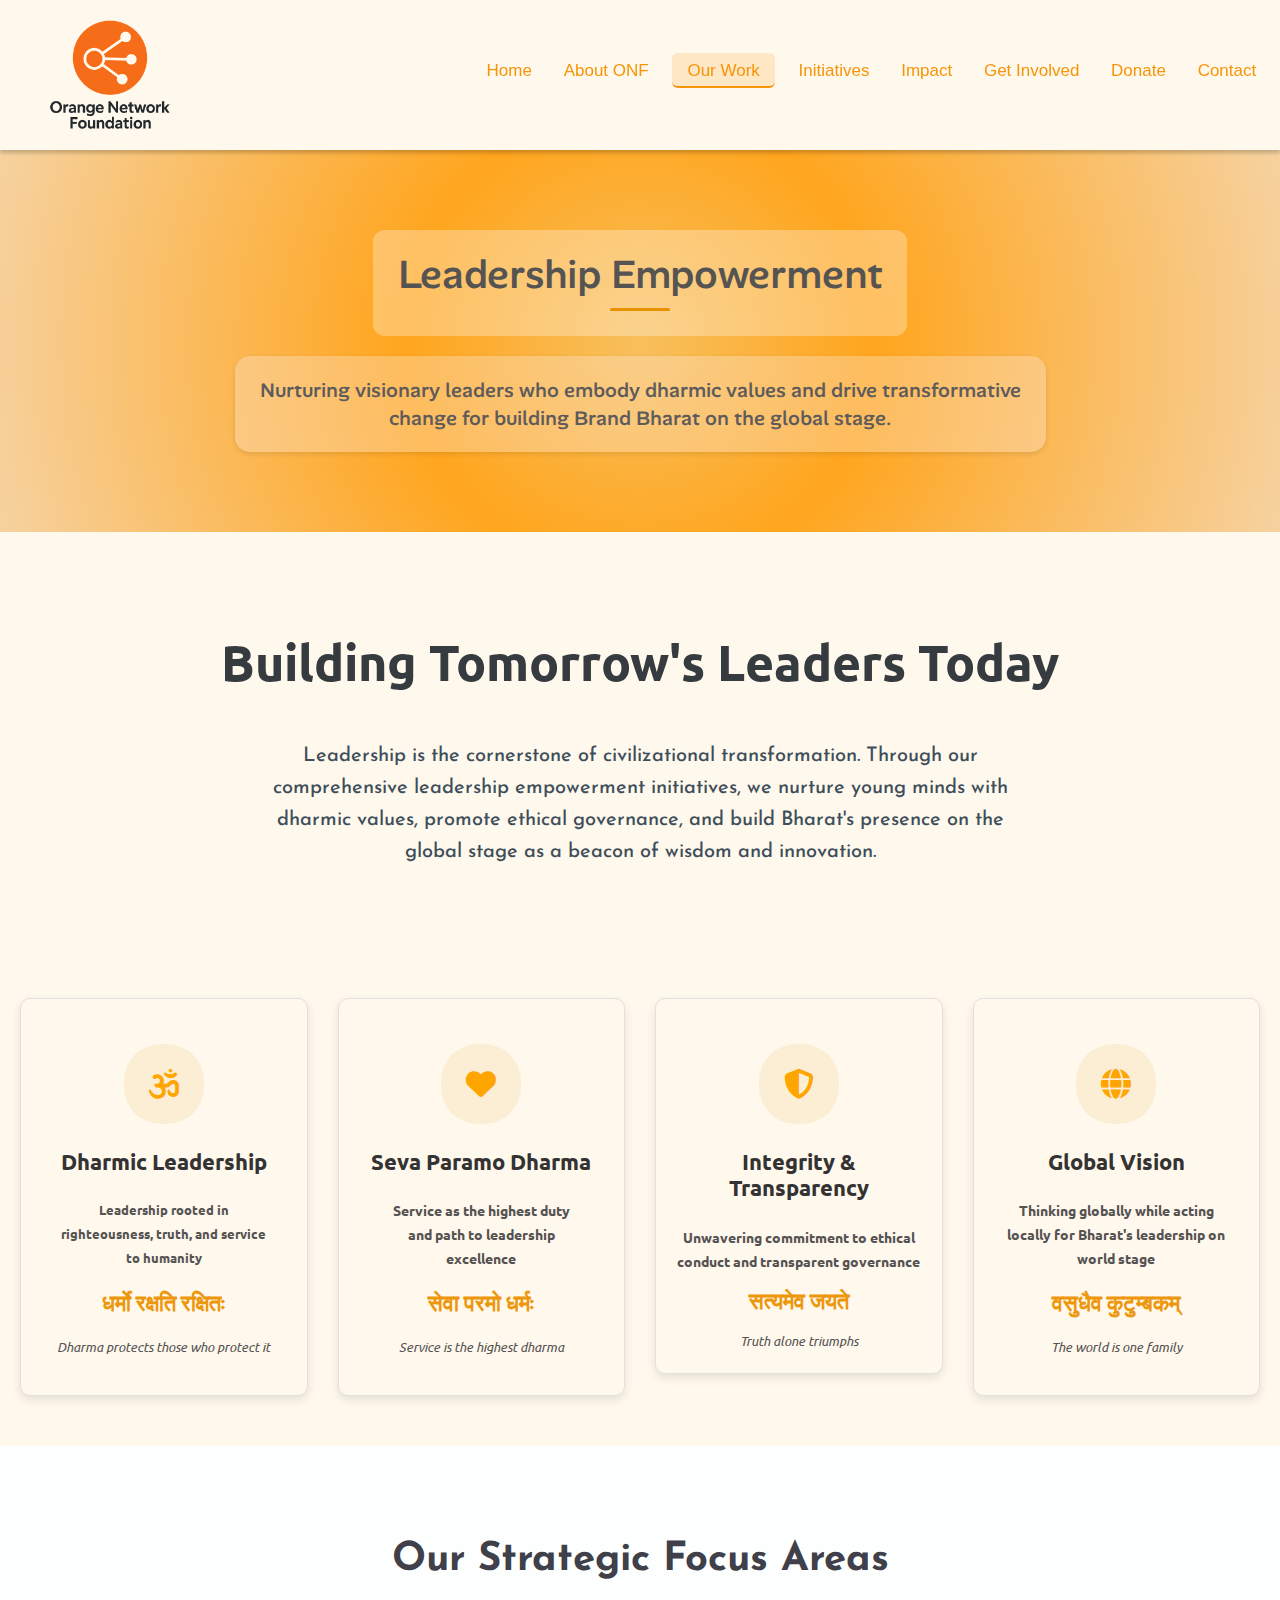
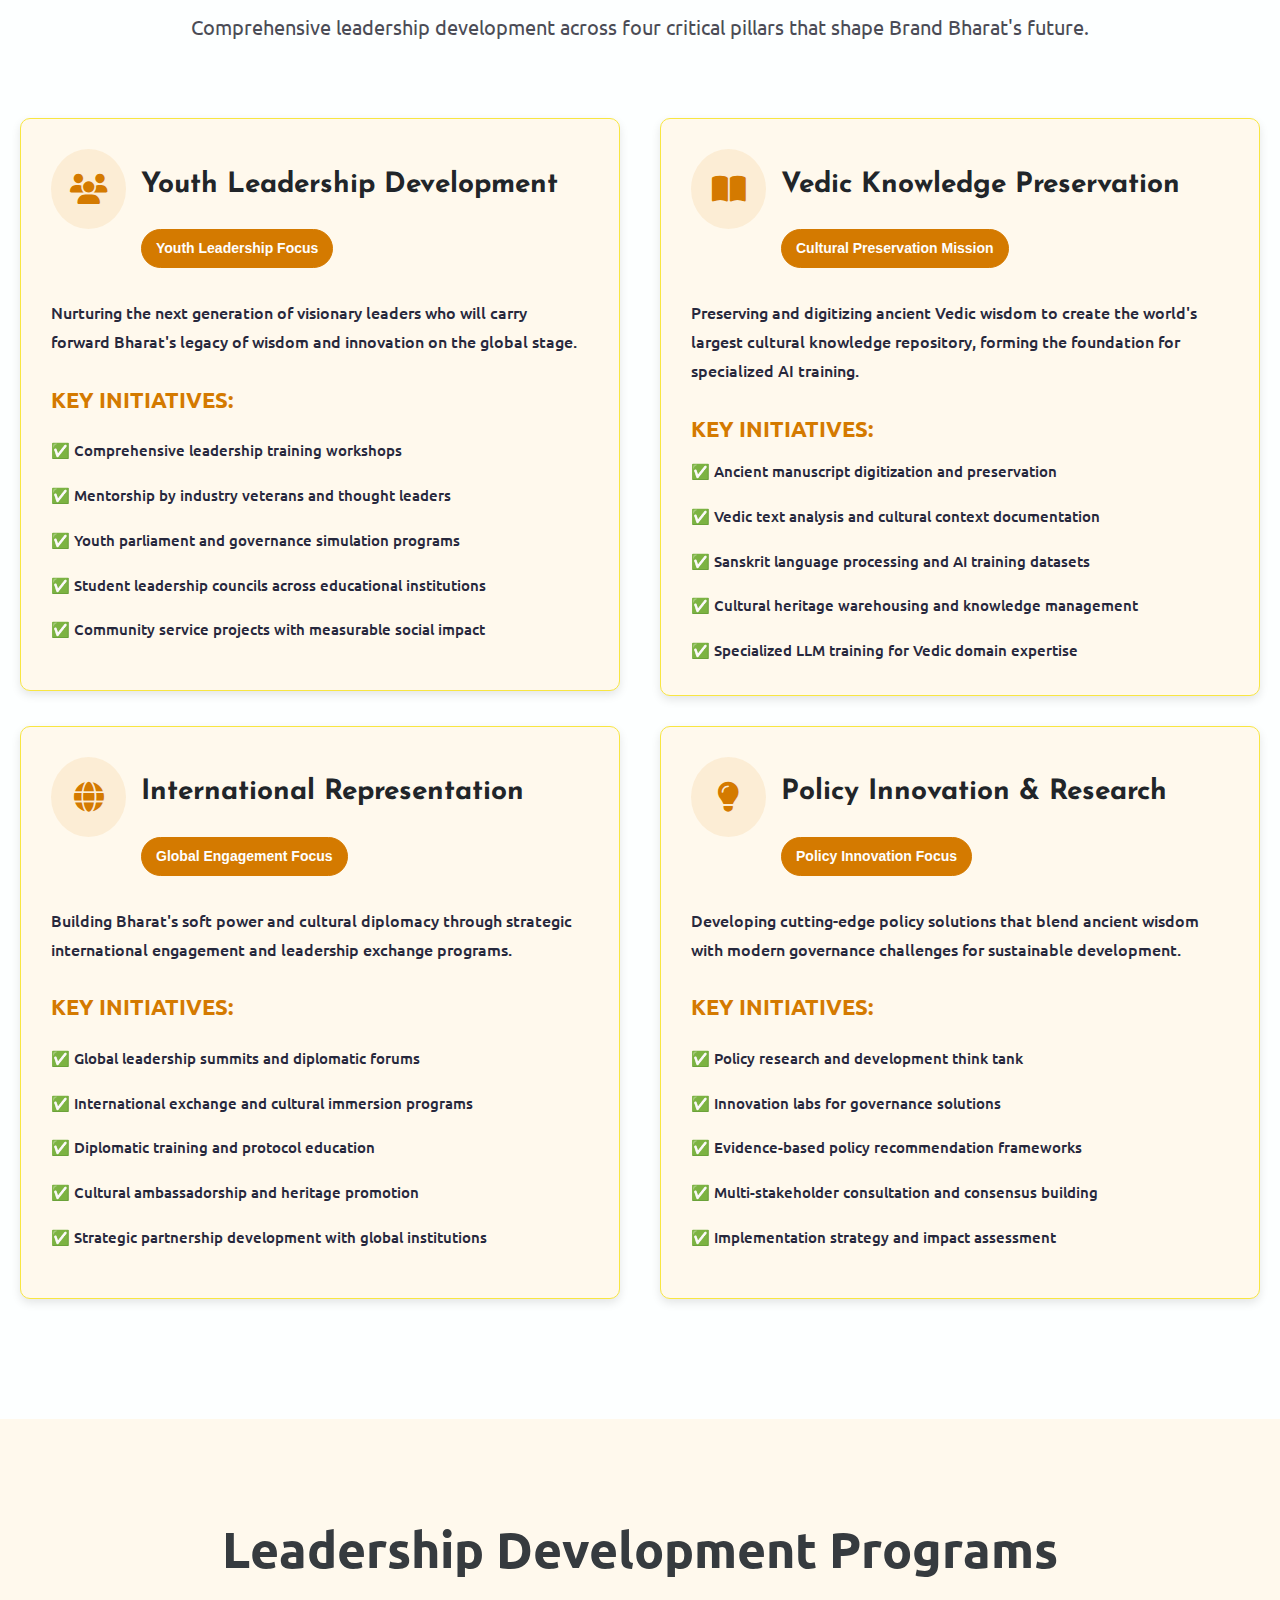
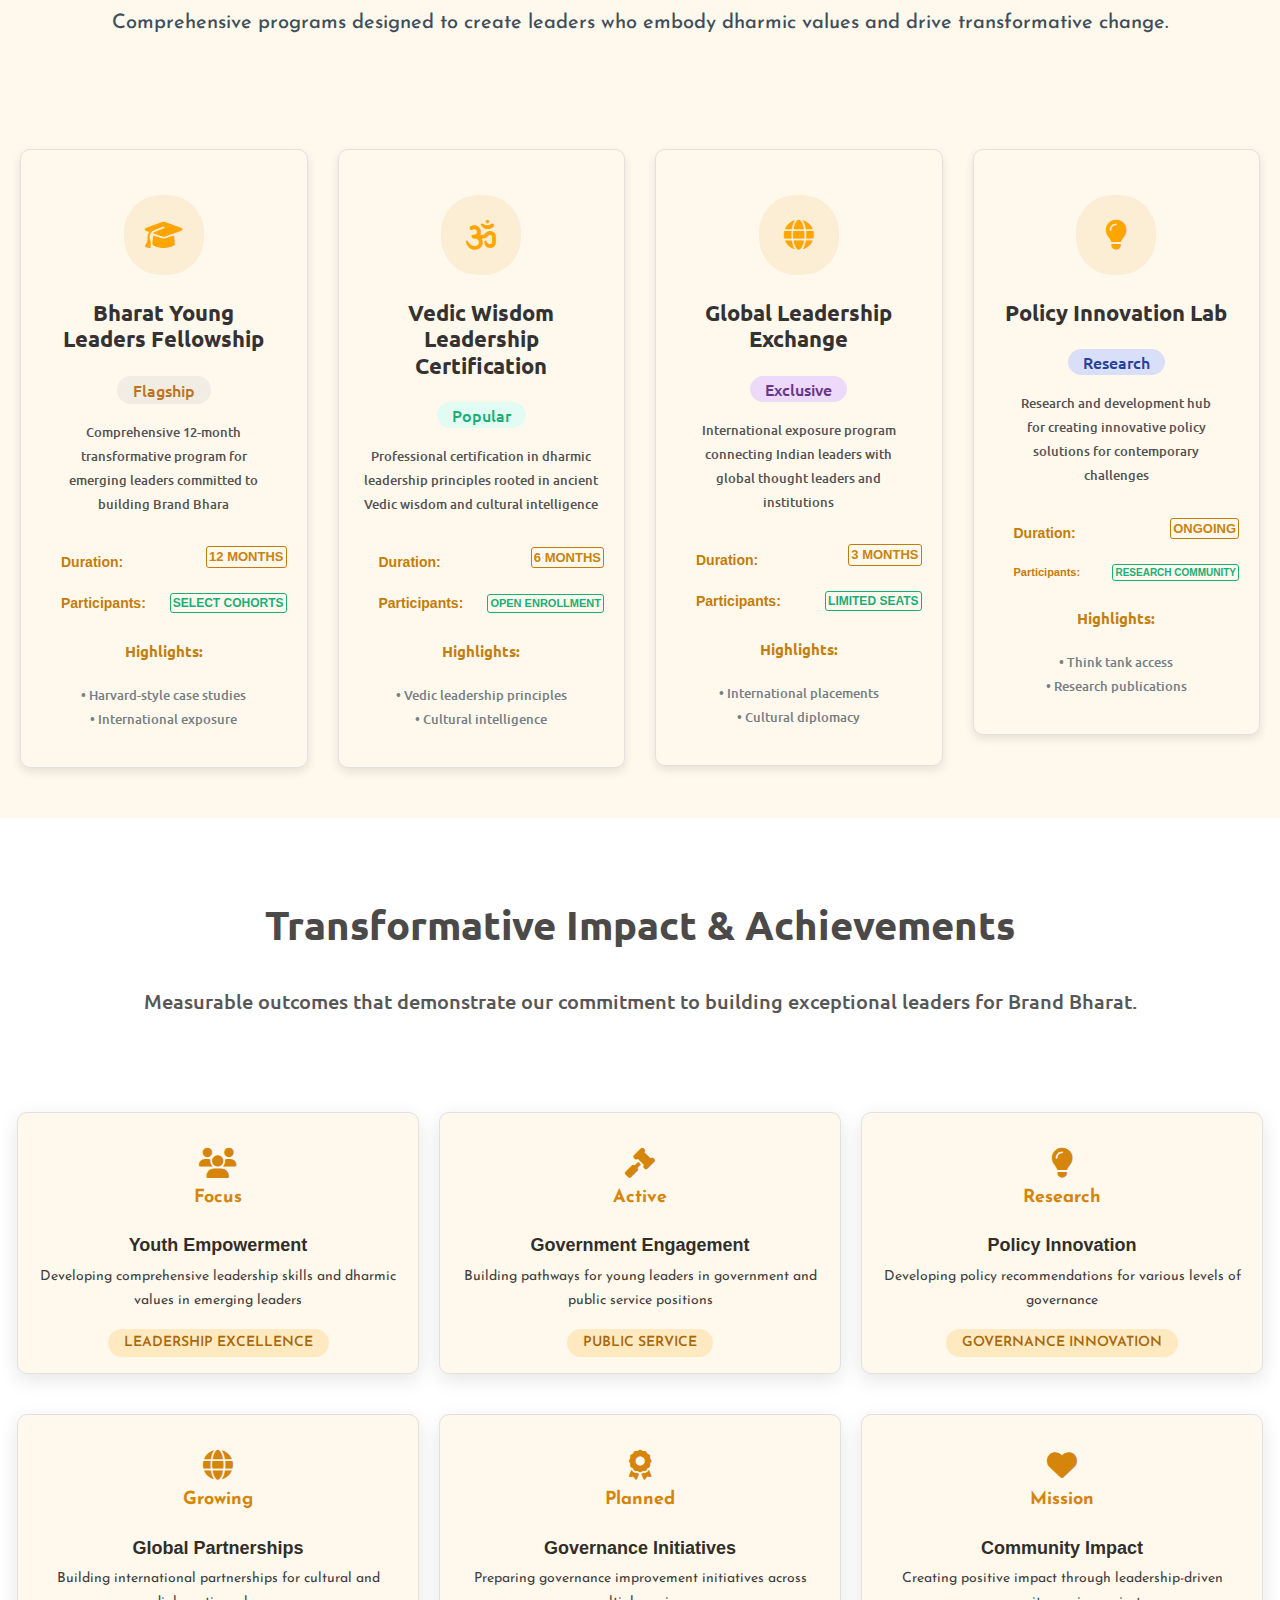
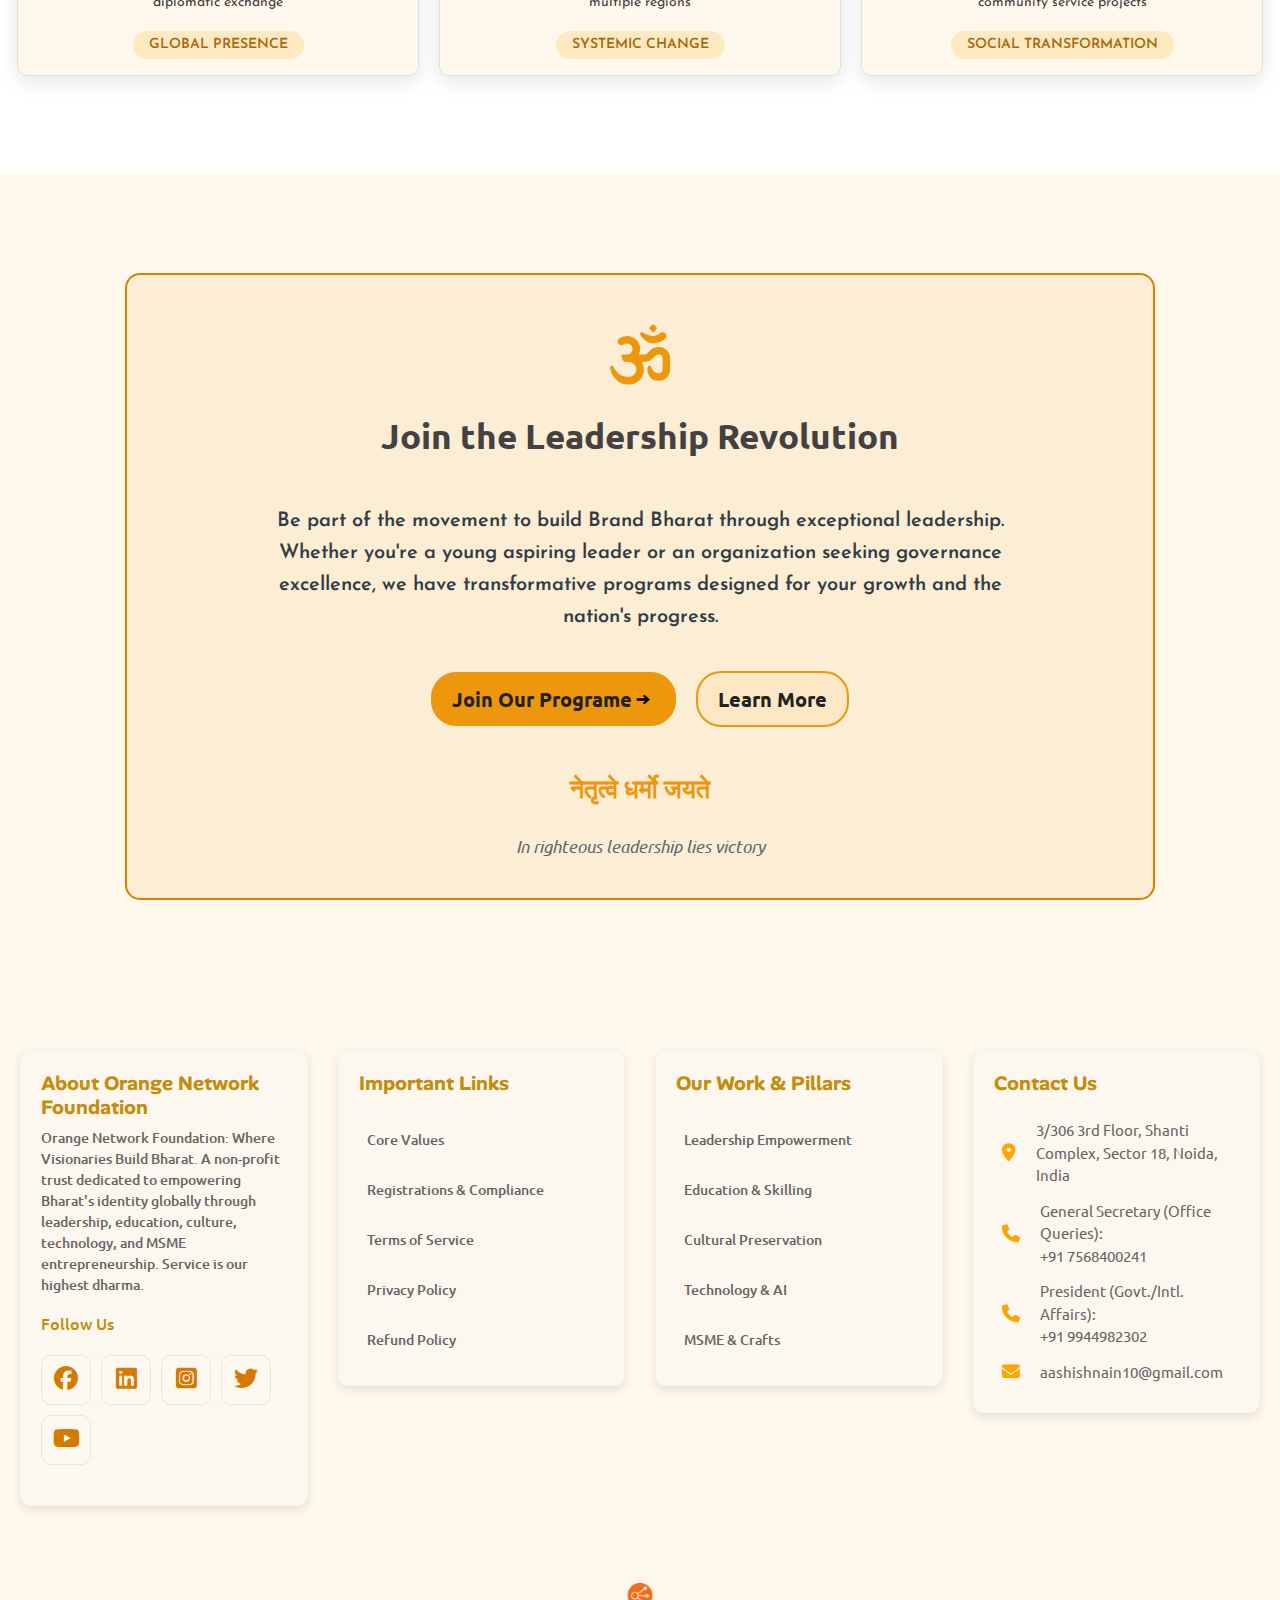
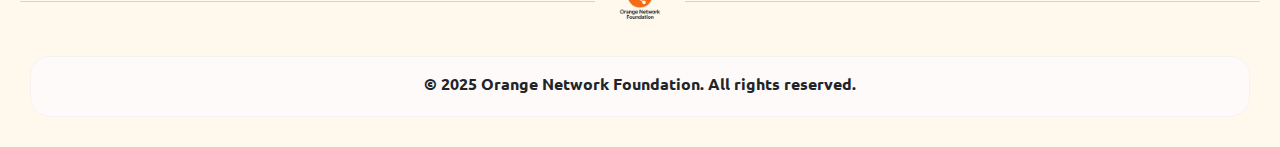
<file: ourwork.html>
<!DOCTYPE html>
<html lang="en">

<head>
    <meta charset="UTF-8">
    <meta name="viewport" content="width=device-width, initial-scale=1.0">
    <title>Leadership Empowerment</title>
    <link rel="icon" type="image/png" href="photos/logo/logo.png" sizes="512x512">
    <link rel="stylesheet" href="style.css">
    <link rel="preconnect" href="https://fonts.googleapis.com">
    <link rel="preconnect" href="https://fonts.gstatic.com" crossorigin>
    <link href="https://fonts.googleapis.com/css2?family=Alan+Sans:wght@300..900&display=swap" rel="stylesheet">


    <link href="https://cdn.jsdelivr.net/npm/bootstrap@5.3.3/dist/css/bootstrap.min.css" rel="stylesheet">
    <script src="https://cdn.jsdelivr.net/npm/bootstrap@5.3.3/dist/js/bootstrap.bundle.min.js"></script>
    <link rel="stylesheet" href="https://cdnjs.cloudflare.com/ajax/libs/font-awesome/6.7.2/css/all.min.css">
    <style>
        @import url('https://fonts.googleapis.com/css2?family=Alan+Sans:wght@300..900&family=Josefin+Sans:ital,wght@0,100..700;1,100..700&family=Ubuntu:ital,wght@0,300;0,400;0,500;0,700;1,300;1,400;1,500;1,700&display=swap');
    </style>

</head>

<body style="background-color: #fff9ed;" style="background-color: #fff9ed;">
    <header class="header">
        <div>
            <h2 class="logo"><img src="photos/logo/logo.png" alt=""></h2>
        </div>
        <nav>
            <ul>
                <li><a href="index.html">Home</a></li>
                <li><a href="aboutonf.html">About ONF</a></li>
                <li><a href="ourwork.html" class="active">Our Work</a></li>
                <li><a href="initiatives.html">Initiatives</a></li>
                <li><a href="impact.html">Impact</a></li>
                <li><a href="getinvolved.html">Get Involved</a></li>
                <li><a href="Donate.html">Donate</a></li>
                <li><a href="contact.html">Contact</a></li>
            </ul>
        </nav>
    </header>

    <section class="about-header" style="background: radial-gradient(circle at center,
      rgba(247, 185, 77, 0.9) 0%,
      rgba(255, 161, 19, 0.95) 35%,
      rgb(246, 210, 160) 100%);">
        <div class="about-content">
            <h1>Leadership Empowerment<div class="underline"></div>
            </h1>
            <p>Nurturing visionary leaders who embody dharmic values and drive transformative <br> change for building
                Brand Bharat on the global stage.</p>
        </div>
    </section>

    <div class="where">
        <h1 style="margin-top: 100px; color: #363b3f;">Building Tomorrow's Leaders Today</h1>
        <h6 style="color: #3f4e5b;">Leadership is the cornerstone of civilizational transformation. Through our
            <br>comprehensive leadership empowerment initiatives, we nurture young minds with <br>dharmic values,
            promote ethical governance, and build Bharat's presence on the <br> global stage as a beacon of wisdom and
            innovation.
        </h6>

    </div>

    <div class="our1">
        <div class="our11">
            <i class="fa-solid fa-om"></i>
            <h2>Dharmic Leadership</h2>
            <p style="font-size: 13px;">Leadership rooted in <br> righteousness, truth, and service <br> to humanity</p>
            <p style="color: #ed970c; font-weight: 600; font-size: 22px; padding-bottom: 4px; padding-top: 5px;">धर्मो
                रक्षति रक्षितः</p>
            <p style="font-style: italic; font-size: 13px; font-weight: 500;">Dharma protects those who protect it</p>
        </div>
        <div class="our11">
            <i class="fa-solid fa-heart"></i>
            <h2>Seva Paramo Dharma</h2>
            <p style="font-size: 14px;">Service as the highest duty <br> and path to leadership <br>excellence</p>
            <p style="color: #ed970c; font-weight: 600; font-size: 22px; padding-bottom: 4px; padding-top: 5px;">सेवा
                परमो धर्मः</p>
            <p style="font-style: italic; font-size: 13px; font-weight: 500;">Service is the highest dharma</p>
        </div>
        <div class="our11">
            <i class="fa-solid fa-shield-halved"></i>
            <h2>Integrity & Transparency</h2>
            <p style="font-size: 14px;">Unwavering commitment to ethical conduct and transparent governance</p>
            <p style="color: #ed970c; font-weight: 600; font-size: 22px;">सत्यमेव जयते</p>
            <p style="font-style: italic; font-size: 13px; font-weight: 500;  margin-top: 5px; margin-bottom: 0px;">
                Truth alone triumphs</p>
        </div>
        <div class="our11">
            <i class="fa-solid fa-globe"></i>
            <h2>Global Vision</h2>
            <p style="font-size: 14px;">Thinking globally while acting <br>locally for Bharat's leadership on <br> world
                stage</p>
            <p style="color: #ed970c; font-weight: 600; font-size: 22px; padding-bottom: 4px; padding-top: 5px;">वसुधैव
                कुटुम्बकम्</p>
            <p style="font-style: italic; font-size: 13px; font-weight: 500;">The world is one family</p>
        </div>
    </div>

    <div class="about5555">
        <h2>Our Strategic Focus Areas</h2>
        <p style="padding-bottom: 60px;">Comprehensive leadership development across four critical pillars that shape
            Brand Bharat's future.</p>

        <div class="our111">
            <div class="our1111">
                <div class="icon-heading">
                    <i class="fa-solid fa-users"></i>

                    <h5>Youth Leadership Development</h5>
                </div>
                <h6 class="our22">Youth Leadership Focus</h6>

                <p style="font-size: 16px;">Nurturing the next generation of visionary leaders who will carry
                    <br>forward Bharat's legacy of
                    wisdom and innovation on the global stage.
                </p>

                <h2>KEY INITIATIVES:</h2>
                <p>✅ Comprehensive leadership training workshops</p>
                <p>✅ Mentorship by industry veterans and thought leaders</p>
                <p>✅ Youth parliament and governance simulation programs</p>
                <p>✅ Student leadership councils across educational institutions</p>
                <p>✅ Community service projects with measurable social impact</p>
            </div>

            <div class="our1111">
                <div class="icon-heading">
                    <i class="fa-solid fa-book-open"></i>

                    <h5>Vedic Knowledge Preservation</h5>
                </div>
                <h6 class="our22">Cultural Preservation Mission</h6>

                <p style="font-size: 16px;">Preserving and digitizing ancient Vedic wisdom to create the world's largest
                    cultural knowledge repository, forming the foundation for specialized AI training.</p>

                <h2 style="margin-bottom: 0px;">KEY INITIATIVES:</h2>
                <p>✅ Ancient manuscript digitization and preservation</p>
                <p>✅ Vedic text analysis and cultural context documentation</p>
                <p>✅ Sanskrit language processing and AI training datasets</p>
                <p>✅ Cultural heritage warehousing and knowledge management</p>
                <p style="margin-bottom: 0px;">✅ Specialized LLM training for Vedic domain expertise</p>
            </div>
        </div>

        <div class="our111">
            <div class="our1111">
                <div class="icon-heading">
                    <i class="fa-solid fa-globe"></i>

                    <h5>International Representation</h5>
                </div>
                <h6 class="our22">Global Engagement Focus</h6>

                <p style="font-size: 16px;">Building Bharat's soft power and cultural diplomacy through strategic
                    international engagement and leadership exchange programs.</p>

                <h2>KEY INITIATIVES:</h2>
                <p>✅ Global leadership summits and diplomatic forums</p>
                <p>✅ International exchange and cultural immersion programs</p>
                <p>✅ Diplomatic training and protocol education</p>
                <p>✅ Cultural ambassadorship and heritage promotion</p>
                <p>✅ Strategic partnership development with global institutions</p>
            </div>

            <div class="our1111">
                <div class="icon-heading">
                    <i class="fa-solid fa-lightbulb"></i>

                    <h5>Policy Innovation & Research</h5>
                </div>
                <h6 class="our22">Policy Innovation Focus</h6>

                <p style="font-size: 16px;">Developing cutting-edge policy solutions that blend ancient wisdom with
                    modern governance challenges for sustainable development.</p>

                <h2>KEY INITIATIVES:</h2>
                <p>✅ Policy research and development think tank</p>
                <p>✅ Innovation labs for governance solutions</p>
                <p>✅ Evidence-based policy recommendation frameworks</p>
                <p>✅ Multi-stakeholder consultation and consensus building</p>
                <p>✅ Implementation strategy and impact assessment</p>
            </div>
        </div>
    </div>

    <div class="where">
        <h1 style="margin-top: 100px; padding-bottom: 20px; color: #363b3f;">Leadership Development Programs</h1>
        <h6 style="color: #3f4e5b; padding-bottom: 10px;">Comprehensive programs designed to create leaders who embody
            dharmic values and drive transformative change.</h6>

    </div>

    <div class="our3">
        <div class="our33">
            <i class="fa-solid fa-graduation-cap"></i>
            <h2>Bharat Young Leaders Fellowship</h2>
            <p class="our333 " style="font-size: 16px; color: #bc741c;">Flagship</p>
            <p style="font-size: 13px;">Comprehensive 12-month transformative program for <br> emerging leaders
                committed to <br> building Brand Bhara</p>
            <div class="our5">
                <button class="our55" style="padding-bottom: 0px;">Duration:</button>
                <button class="our555" style="padding-top: 0px;">12 MONTHS</button>
            </div>
            <div class="our5">
                <button class="our55">Participants:</button>
                <button class="our555" style="font-size: 12px; color: #1aae78; border: 1px solid #1aae78;">SELECT
                    COHORTS</button>
            </div>
            <p style="color: #c37f12; font-weight: 600; font-size: 15px; padding-bottom: 4px; padding-top: 15px;">
                Highlights:</p>
            <p style="font-size: 13px; font-weight: 500; margin-bottom: 0px; color: #777e84;">• Harvard-style case
                studies</p>
            <p style="font-size: 13px; font-weight: 500; color: #777e84;">• International exposure</p>
        </div>
        <div class="our33">
            <i class="fa-solid fa-om"></i>
            <h2>Vedic Wisdom Leadership Certification</h2>
            <p class="our333 "
                style="font-size: 16px; color: #1aae78; background-color: #e3fcf3; border: 1px solid #e3fcf3 ">Popular
            </p>
            <p style="font-size: 13px;">Professional certification in dharmic leadership principles rooted in ancient
                Vedic wisdom and cultural intelligence</p>
            <div class="our5">
                <button class="our55" style="padding-bottom: 0px;">Duration:</button>
                <button class="our555" style="padding-top: 0px;">6 MONTHS</button>
            </div>
            <div class="our5">
                <button class="our55">Participants:</button>
                <button class="our555" style="font-size: 11px; color: #1aae78; border: 1px solid #1aae78;">OPEN
                    ENROLLMENT</button>
            </div>
            <p style="color: #c37f12; font-weight: 600; font-size: 15px; padding-bottom: 4px; padding-top: 15px;">
                Highlights:</p>
            <p style="font-size: 13px; font-weight: 500; margin-bottom: 0px; color: #777e84;">• Vedic leadership
                principles</p>
            <p style="font-size: 13px; font-weight: 500; color: #777e84;">• Cultural intelligence</p>
        </div>
        <div class="our33">
            <i class="fa-solid fa-globe"></i>
            <h2>Global Leadership Exchange</h2>
            <p class="our333 "
                style="font-size: 16px; color: #683688; background-color: #edd9f9; border: 1px solid #edd9f9;">Exclusive
            </p>
            <p style="font-size: 13px;">International exposure program <br> connecting Indian leaders with <br> global
                thought leaders and <br> institutions</p>
            <div class="our5">
                <button class="our55" style="padding-bottom: 0px;">Duration:</button>
                <button class="our555" style="padding-top: 0px;">3 MONTHS</button>
            </div>
            <div class="our5">
                <button class="our55">Participants:</button>
                <button class="our555" style="font-size: 12px; color: #1aae78; border: 1px solid #1aae78;">LIMITED
                    SEATS</button>
            </div>
            <p style="color: #c37f12; font-weight: 600; font-size: 15px; padding-bottom: 4px; padding-top: 15px;">
                Highlights:</p>
            <p style="font-size: 13px; font-weight: 500; margin-bottom: 0px; color: #777e84;">• International placements
            </p>
            <p style="font-size: 13px; font-weight: 500; color: #777e84;">• Cultural diplomacy</p>
        </div>
        <div class="our33">
            <i class="fa-solid fa-lightbulb"></i>
            <h2>Policy Innovation Lab</h2>
            <p class="our333 "
                style="font-size: 16px; color: #28419a; background-color: #d9def9; border: 1px solid #d9def9;">Research
            </p>
            <p style="font-size: 13px;">Research and development hub <br> for creating innovative policy <br> solutions
                for contemporary <br> challenges</p>
            <div class="our5">
                <button class="our55" style="padding-bottom: 0px;">Duration:</button>
                <button class="our555" style="padding-top: 0px;">ONGOING</button>
            </div>
            <div class="our5">
                <button class="our55" style="font-size: 11PX;">Participants:</button>
                <button class="our555" style="font-size: 10px; color: #1aae78; border: 1px solid #1aae78;">RESEARCH
                    COMMUNITY</button>
            </div>
            <p style="color: #c37f12; font-weight: 600; font-size: 15px; padding-bottom: 4px; padding-top: 15px;">
                Highlights:</p>
            <p style="font-size: 13px; font-weight: 500; margin-bottom: 0px; color: #777e84;">• Think tank access</p>
            <p style="font-size: 13px; font-weight: 500; color: #777e84;">• Research publications</p>
        </div>

    </div>

    <div class="foundationn">
        <h1>Transformative Impact & Achievements</h1>
        <p style="font-size: 20px;">Measurable outcomes that demonstrate our commitment to building exceptional leaders
            for Brand Bharat.</p>
        <div class="our7">
            <div class="our77">
                <i class="fa-solid fa-users"></i>
                <h1>Focus</h1>
                <h6>Youth Empowerment</h6>
                <p style="font-size: 14px;">Developing comprehensive leadership skills and dharmic values in emerging
                    leaders</p>
                <p class="our777"
                    style=" font-size: 14px; font-weight: 600; color: #a76709; padding-left: 14px;padding-right: 14px;">
                    LEADERSHIP EXCELLENCE</p>
            </div>
            <div class="our77">
                <i class="fa-solid fa-gavel"></i>
                <h1>Active</h1>
                <h6>Government Engagement</h6>
                <p style="font-size: 14px;">Building pathways for young leaders in government and public service
                    positions</p>
                <p class="our777"
                    style=" font-size: 14px; font-weight: 600; color: #a76709; padding-left: 14px;padding-right: 14px;">
                    PUBLIC SERVICE</p>
            </div>
            <div class="our77">
                <i class="fa-solid fa-lightbulb"></i>
                <h1>Research</h1>
                <h6>Policy Innovation</h6>
                <p style="font-size: 14px;">Developing policy recommendations for various levels of governance</p>
                <p class="our777"
                    style=" font-size: 14px; font-weight: 600; color: #a76709; padding-left: 14px;padding-right: 14px;">
                    GOVERNANCE INNOVATION</p>
            </div>
        </div>
        <div class="our7">
            <div class="our77">
                <i class="fa-solid fa-globe"></i>
                <h1>Growing</h1>
                <h6>Global Partnerships</h6>
                <p style="font-size: 14px;">Building international partnerships for cultural and diplomatic exchange</p>
                <p class="our777"
                    style=" font-size: 14px; font-weight: 600; color: #a76709; padding-left: 14px;padding-right: 14px;">
                    GLOBAL PRESENCE</p>
            </div>
            <div class="our77">
                <i class="fa-solid fa-award"></i>
                <h1>Planned</h1>
                <h6>Governance Initiatives</h6>
                <p style="font-size: 14px;">Preparing governance improvement initiatives across multiple regions</p>
                <p class="our777"
                    style=" font-size: 14px; font-weight: 600; color: #a76709; padding-left: 14px;padding-right: 14px;">
                    SYSTEMIC CHANGE</p>
            </div>
            <div class="our77">
                <i class="fa-solid fa-heart"></i>
                <h1>Mission</h1>
                <h6>Community Impact</h6>
                <p style="font-size: 14px;">Creating positive impact through leadership-driven community service
                    projects</p>
                <p class="our777"
                    style=" font-size: 14px; font-weight: 600; color: #a76709; padding-left: 14px;padding-right: 14px;">
                    SOCIAL TRANSFORMATION</p>
            </div>
        </div>
    </div>

    <div class="wheree" style="margin-top: 100px;">
        <i class="fa-solid fa-om"></i>
        <h1>Join the Leadership Revolution</h1>
        <h6 style="color: #323c44; padding-bottom: 30px; font-weight: 600;">Be part of the movement to build Brand
            Bharat through exceptional leadership. <br> Whether you're a young aspiring leader or an organization
            seeking governance <br> excellence, we have transformative programs designed for your growth and the <br>
            nation's progress.</h6>
        <div class="our8">
            <p>Join Our Programe <img src="photos/gallery arrow/1.png" alt=""></p>
            <p style="border: 2px solid #ed970c; background-color: #fce8c4;">Learn More</p>
        </div>
        <p style="color: #ed970c; font-weight: 600; font-size: 25px; padding-top: 20px; padding-bottom: 10px;">नेतृत्वे
            धर्मो जयते</p>
        <p style="font-size: 17px; font-weight: 500; color: #5f686f; font-style: italic;">In righteous leadership lies
            victory</p>

    </div>

    <div class="boo">
        <div class="booo">
            <h2>About Orange Network Foundation</h2>
            <p style="font-size: 14px;">Orange Network Foundation: Where Visionaries Build Bharat. A non-profit trust
                dedicated to empowering Bharat's identity globally through leadership, education, culture, technology,
                and MSME entrepreneurship. Service is our highest dharma.</p>

            <p style="color: rgb(196, 141, 13);;">Follow Us</p>

            <div class="contact">
                <li class="contactt">
                    <a href="https://www.facebook.com/aashish.nain.399/" target="_blank"><i
                            class="fa-brands fa-facebook"></i></a>
                </li>
                <li class="contactt">
                    <a href="https://www.linkedin.com/feed/" target="_blank"><i class="fa-brands fa-linkedin"></i></a>
                </li>
                <li class="contactt">
                    <a href="https://www.instagram.com/lovely______nain/" target="_blank"><i
                            class="fa-brands fa-square-instagram"></i></a>
                </li>
                <li class="contactt">
                    <a href="https://x.com/aadarshnain" target="_blank">
                        <i class="fa-brands fa-twitter"></i></a>
                </li>
                <li class="contactt">
                    <a href="https://www.youtube.com/@lovelyNain10" target="_blank" rel="noopener noreferrer">
                        <i class="fa-brands fa-youtube"></i></a>
                </li>
            </div>
        </div>
        <div class="boq">
            <h2 style="margin-bottom: 20px;">Important Links</h2>
            <p style="font-size: 14px; line-height: 2rem;">Core Values</p>
            <p style="font-size: 14px; line-height: 2rem;">Registrations & Compliance</p>
            <p style="font-size: 14px; line-height: 2rem;">Terms of Service</p><br>
            <p style="font-size: 14px; line-height: 2rem;">Privacy Policy</p><br>
            <p style="font-size: 14px; line-height: 2rem;">Refund Policy</p>

        </div>
        <div class="boq">
            <h2 style="margin-bottom: 20px;">Our Work & Pillars</h2>
            <p style="font-size: 14px; line-height: 2rem;">Leadership Empowerment</p>
            <p style="font-size: 14px; line-height: 2rem;">Education & Skilling</p>
            <p style="font-size: 14px; line-height: 2rem;">Cultural Preservation</p><br>
            <p style="font-size: 14px; line-height: 2rem;">Technology & AI</p><br>
            <p style="font-size: 14px; line-height: 2rem;">MSME & Crafts</p>

        </div>
        <div class="boqq">
            <h2 style="margin-bottom: 20px;">Contact Us</h2>
            <!-- <p style="font-size: 14px; line-height: 2rem;">Leadership Empowerment</p>
            -->
            <p><i class="fa-solid fa-location-dot"></i>3/306 3rd Floor, Shanti Complex, Sector 18, Noida, India</p>

            <p><i class="fa-solid fa-phone"></i>General Secretary (Office Queries): <br> +91 7568400241</p>
            <p><i class="fa-solid fa-phone"></i>President (Govt./Intl. Affairs): <br> +91 9944982302</p>




            <p class="boqqq"><i class="fa-solid fa-envelope"></i>aashishnain10@gmail.com</p>

        </div>


    </div>

    <div class="logofooter-container">
        <div class="line"></div>
        <div class="logofooter">
            <img src="photos/logo/logo.png" alt="Logo">
        </div>
        <div class="line"></div>
    </div>

    <footer class="footer">
        <p>© 2025 Orange Network Foundation. All rights reserved.</p>
    </footer>

    <script src="scrpit.js"></script>

</body>

</html>
</file>
<file: style.css>
@import url('https://fonts.googleapis.com/css2?family=Alan+Sans:wght@300..900&display=swap');





/* HOME */





* {
  margin: 0;
  padding: 0;
  box-sizing: border-box;
  font-family: 'Outfit', sans-serif;
}

body {
  background-color: #fff9ed;
  color: #222;
  scroll-behavior: smooth;
}

::-webkit-scrollbar {
  width: 10px;
}

::-webkit-scrollbar-track {
  background: #ead7b1;
}

::-webkit-scrollbar-thumb {
  background: #e6a441;
  border-radius: 10px;
}

::-webkit-scrollbar-thumb:hover {
  background: #cc5200;
}

.header {
  background-color: #fff9ed;
  color: black;
  display: flex;
  justify-content: space-between;
  align-items: center;
  padding-left: 35px;
  width: 100%;
  height: 150px;
  flex-wrap: wrap;
  box-sizing: border-box;
  border-bottom: 0px solid rgb(182, 177, 177);

  box-shadow: 0px 3px 4px rgba(0, 0, 0, 0.2);
}

.header ul {
  list-style: none;
  display: flex;
  justify-content: space-evenly;
  flex: 1;
  gap: 0px;
  flex-wrap: wrap;
  margin-left: -20%;
}

.header nav ul li a {
  text-decoration: none;
  color: rgb(247, 148, 9);
  font-weight: 300;
  font-family: 'Gill Sans', 'Gill Sans MT', Calibri, 'Trebuchet MS', sans-serif;
  font-size: 17px;
  transition: color 0.3s;
  border-radius: 6px;
  border-bottom: #222;
}

.header nav ul li a.active {
  color: rgb(247, 148, 9);
  background: #ebe6c93f;
  padding: 8px 15px;
  border-radius: 6px;
  background: rgba(251, 197, 121, 0.354);
  transform: translateY(-1px);
  text-decoration: none;
  border-bottom: 2px solid rgb(247, 148, 9);
  padding-bottom: 6px
}

.header nav ul li a:hover {
  color: rgb(247, 148, 9);
  background: rgba(251, 197, 121, 0.354);
  border-radius: 6px;
  border-bottom: 2px solid rgb(247, 148, 9);
  padding-bottom: 6px
}

.header .logo img {
  height: 150px;
}

.header a {
  color: rgb(227, 134, 6);
  padding: 8px 8px 8px 8px;
  text-decoration: none;
}

.carousel {
  max-width: 100%;
  margin: auto;
}

.carousel-item img {
  width: 100%;
  height: 600px;
  object-fit: cover;
}

.carousel-item img {
  transition: transform 1.2s ease, filter 1.2s ease;
}

.carousel-item.active img {
  transform: scale(1.05);
  filter: brightness(100%);
}

.carousel-caption {
  position: absolute;
  top: 10%;
  margin-left: 110px;
  margin-right: 110px;
  padding-left: 60px;
  padding-right: 60px;
  border: 1px solid rgb(92, 90, 90);
  background-color: rgb(249, 248, 248);
  line-height: 4rem;
  line-height: 3rem;
  border-radius: 16px;
  color: black;
  text-align: center;
}

.carousel-caption:hover {
  transform: translateY(-5px);
  box-shadow: 0px 8px 15px rgba(0, 0, 0, 0.4);
}

.carousel-caption h1 {
  font-size: 3rem;
  font-weight: bold;
  color: black;
  font-family: 'Courier New', Courier, monospace;
}

.carousel-caption h6 {
  padding-top: 20px;
  font-family: 'Times New Roman', Times, serif;
  font-size: 1.5rem;
  font-weight: bold;
  color: #373535;
}

.carousel-caption p {
  padding-top: 20px;
  font-family: 'Trebuchet MS', 'Lucida Sans Unicode', 'Lucida Grande', 'Lucida Sans', Arial, sans-serif;
  font-size: 1rem;
  line-height: 30px;
  color: #504f4f;
}

.btn-group-custom {
  display: flex;
  justify-content: center;
  gap: 20px;
  margin-top: 20px;
}

.btn-group-custom a {
  flex: 1;
  max-width: 200px;
  text-align: center;
  padding: 0px 0px;
  border-radius: 15px;
  font-weight: bold;
  text-decoration: none;
  transition: 0.3s;
}

.btn-group-custom a:hover {
  transform: translateY(-3px);
  box-shadow: 0px 6px 12px rgba(0, 0, 0, 0.2);
}

.btn1 {
  background: rgb(247, 148, 9);
  color: white;
  border: 2px solid rgb(247, 148, 9);
}

.btn2 {
  background: transparent;
  color: rgb(247, 148, 9);
  border: 2px solid rgb(247, 148, 9);
}

.vikram {
  border: 1px solid rgb(252, 237, 237);
  background-color: #fff;
  color: #5e5c5c;
  font-weight: bold;
  margin: 90px 30px;
  padding: 30px 220px;
  text-align: center;
  border-radius: 10px;
}

.vikram h1 b {
  color: #5e5c5c;
  font-family: Verdana, Geneva, Tahoma, sans-serif;
}

.vikram h5 {
  line-height: 2rem;
  color: #818181;
  font-family: 'Gill Sans', 'Gill Sans MT', Calibri, 'Trebuchet MS', sans-serif;
}

.box {
  display: flex;
  justify-content: space-between;
  align-items: flex-start;
  gap: 40px;
  padding: 0px 50px 50px 50px;
  background-color: #fff9ed;
}

.box1 {
  flex: 1;
  background-color: #ffffff;
  border: 1px solid rgb(245, 243, 241);
  border-radius: 10px;
  padding: 20px;
  text-align: center;
  box-shadow: 0px 4px 10px rgba(0, 0, 0, 0.1);
  transition: transform 0.3s ease;
}

.box1 h2,
p {
  font-family: 'Lucida Sans', 'Lucida Sans Regular', 'Lucida Grande', 'Lucida Sans Unicode', Geneva, Verdana, sans-serif;
}

.box1 h2 {
  color: #5e5c5c;
}

.box1 p {
  color: #818181;
}

.box1:hover {
  transform: translateY(-10px);
  border-bottom: 3px solid rgb(247, 148, 9);
  border-top: 3px solid rgb(247, 148, 9);
}

.boxx {
  margin-top: 0%;
  border-radius: 45px;
  color: #fff;
  border-color: rgb(247, 148, 9);
  border: 1px solid rgb(247, 148, 9);
  background-color: rgb(247, 148, 9);
  font-size: 13px;
  padding: 6px;
}

.Approach {
  margin: 110px 110px 0px 110px;
  align-items: center;
  text-align: center;
}

.Approach h1 {
  margin-bottom: 20px;
  font-size: 60px;
  font-family: "Josefin Sans", sans-serif;
  font-optical-sizing: auto;
  font-style: normal;
  color: #5e5c5c;
}

.Approach p {
  margin: 0px 70px 70px 70px;
  font-size: 20px;
  font-family: "Josefin Sans", sans-serif;
  font-optical-sizing: auto;
  font-style: normal;
  color: #818181;
  font-weight: 1000;
}



.boxxx {
  display: flex;
  justify-content: space-between;
  align-items: flex-start;
  gap: 30px;
  padding: 0px 20px 20px 20px;
  background-color: #fff9ed;
}


.box11 {
  flex: 1;
  background-color: #ffffff;
  border: 1px solid rgb(245, 243, 241);
  border-radius: 10px;
  padding: 20px;
  text-align: center;
  box-shadow: 0px 4px 10px rgba(0, 0, 0, 0.1);
  transition: transform 0.3s ease;

  border-bottom: 3px solid rgb(247, 148, 9);
  border-top: 3px solid rgb(247, 148, 9);
}

.box11 h2,
h5 {
  font-family: "Josefin Sans", sans-serif
}

.box11 h2 {
  color: #3a3939;
  font-weight: 90px;
}

.box11 h5 {
  color: #585757;
  padding: 12px 28px 0px 28px;
  font-weight: 900;
  line-height: 1.8rem;
}

.box11:hover {
  transform: translateY(-10px);
  border-bottom: 3px solid rgb(225, 219, 209);
  border-top: 3px solid rgb(225, 219, 209);
}

.icon-box i {
  display: block;
  text-align: center;
  font-size: 30px;
  color: #FFA500;
  border: 0px solid #f6e8ce;
  background-color: #fbf8f8;
  border-radius: 90px;
  width: 80px;
  height: 80px;
  line-height: 80px;
  margin: 0 auto 15px auto;
}

.box11 p {
  padding: 0px 30px 0px 30px;
  font-weight: 700;
  font-size: 13px;
  color: #818181;
  line-height: 1.8rem;
}

.box11 h4 {
  color: rgb(247, 148, 9);
  font-weight: 800;
  font-size: 20px;
  padding: 10px;
}

.onf {
  align-items: center;
  text-align: center;
  font-family: Josefin Sans", sans-serif;

}

.onf h1 {
  padding-top: 140px;
  font-family: Verdana, Geneva, Tahoma, sans-serif;
  color: #d65d07;
  font-weight: 900;
  font-size: 35px;
}

.onf p {
  padding-top: 20px;
  font-weight: 900;
  color: #5e5c5c;
  font-size: 20px;
  line-height: 2rem;
  padding-left: 200px;
  padding-right: 200px;
  padding-bottom: 70px;
}

.image {
  display: flex;
  justify-content: space-between;
  align-items: flex-start;
  background-color: #fff9ed;
  margin: 0px 33px 35px 33px;
  cursor: pointer;
}

.image img {
  height: 370px;
  width: 380px;
  border-radius: 15px;
  transition: transform 0.3s ease;
  transform: translateY(-10px);
}

.onff:hover {
  transform: translateY(-10px);
}

.complete {
  text-align: center;
  margin: 90px;
}

.complete button {
  border: transparent;
  padding: 10px 30px;
  font-weight: bold;
  font-size: 20px;
  border-radius: 10px;
  background-color: rgb(233, 167, 9);
  font-family: "Alan Sans", sans-serif;
  color: white;
}

.complete button:hover {
  background-color: rgb(232, 176, 46);
}

.complete img {
  height: 30px;
  color: #fff;
}

.join {
  border: 0px solid grey;
  background-color: #f9f9f9;
  text-align: center;
  padding: 75px 100px 75px 100px;
}

.join h1 {
  font-weight: bold;
  font-size: 30x;
  color: rgb(233, 167, 9);
  font-family: "Josefin Sans", sans-serif;
}

.join h6 {
  font-weight: bold;
  font-size: 20x;
  line-height: 1.5rem;
  padding-top: 10px;
  padding-bottom: 35px;
  font-family: "Josefin Sans", sans-serif;
  color: #504f4f;
}

.joinn {
  border: transparent;
  padding: 10px 30px;
  font-weight: bold;
  font-size: 20px;
  border-radius: 10px;
  background-color: rgb(233, 167, 9);
  font-family: "Alan Sans", sans-serif;
  color: white;
}

.joinn:hover {
  background-color: rgb(232, 176, 46);

}

.joinn img {
  height: 30px;
  color: #fff;
}

.boo {
  display: flex;
  justify-content: space-between;
  align-items: flex-start;
  gap: 30px;
  padding: 50px 20px 50px 20px;
  background-color: #fff9ed;
}

.booo {
  flex: 1;
  background-color: #fdf8ef;
  border: 1px solid rgb(245, 243, 241);
  border-radius: 10px;
  padding: 20px;
  text-align: left;
  box-shadow: 0px 4px 10px rgba(0, 0, 0, 0.1);
  transition: transform 0.3s ease;
}

.booo:hover {
  transform: translateY(-5px);
}

.booo h2,
p {
  font-family: "Alan Sans", sans-serif;
}

.booo h2 {
  color: rgb(196, 141, 13);
  font-size: 20px;
  font-weight: bold;
}

.booo p {
  color: #676464;
  font-weight: 500;
}

.boooo {
  margin-top: 0%;
  border-radius: 45px;
  color: #fff;
  border-color: rgb(247, 148, 9);
  border: 1px solid rgb(247, 148, 9);
  background-color: rgb(247, 148, 9);
  font-size: 13px;
  padding: 6px;
}

.contact {
  display: flex;
  justify-content: flex-start;
  flex-direction: row;
  align-items: center;
  gap: 10px;
  flex-wrap: wrap;
  margin: 20px 0;
}

.contactt {
  width: 50px;
  height: 50px;
  border: 1px solid #e9e6de;
  border-radius: 10px;
  display: flex;
  justify-content: center;
  align-items: center;
  transition: transform 0.3s ease, border-color 0.3s ease;
}

.contactt i {
  font-size: 24px;
  color: #d47a00;
  transition: transform 0.3s ease, color 0.3s ease;
}

.contactt:hover {
  transform: scale(1.15);
  border-color: #ffa726;
}

.contactt:hover i {
  color: #ff9900;
  transform: scale(1.2);
}

.contactt a {
  text-decoration: none;
}

.boq {
  flex: 1;
  background-color: #fdf8ef;
  border: 1px solid rgb(245, 243, 241);
  border-radius: 10px;
  padding: 20px;
  text-align: left;
  box-shadow: 0px 4px 10px rgba(0, 0, 0, 0.1);
}

.boq:hover {
  transform: translateY(-5px);
}

.boq p {
  display: inline-block;
  margin: 5px 0;
  padding: 4px 8px;
  transition: all 0.3s ease;
  cursor: pointer;
  border-radius: 8px;
  background-color: transparent;
}

.boq p:hover {
  background-color: #f9f4e9;
  border-radius: 5px;
  color: #dfaa0a;
  border-radius: 8px;
  padding-left: 14px;
  padding-right: 14px;
}

.boq h2,
p {
  font-family: "Alan Sans", sans-serif;
}

.boq h2 {
  color: rgb(196, 141, 13);
  font-size: 20px;
  font-weight: bold;
}

.boq p {
  color: #676464;
  font-weight: 500;
}

.boqq {
  flex: 1;
  background-color: #fdf8ef;
  border: 1px solid rgb(245, 243, 241);
  border-radius: 10px;
  padding: 20px;
  text-align: left;
  box-shadow: 0px 4px 10px rgba(0, 0, 0, 0.1);
  font-size: 15px;
}

.boqq:hover {
  transform: translateY(-5px);
}

.boqq p {
  align-items: center;
  gap: 10px;
  display: flex;
  margin: 5px 0;
  padding: 4px 8px;
  transition: all 0.3s ease;
  cursor: pointer;
  border-radius: 8px;
  background-color: transparent;
}

.boqq h2,
p {
  font-family: "Alan Sans", sans-serif;
}

.boqq h2 {
  color: rgb(196, 141, 13);
  font-size: 20px;
  font-weight: bold;
}

.boqq p {
  color: #676464;
  font-weight: 400;
}

.contact-info {
  font-family: 'Outfit', sans-serif;
  font-size: 15px;
  line-height: 2rem;
  color: #333;
}

.boqq i {
  color: orange;
  margin-right: 10px;
  font-size: 18px;
  flex-shrink: 0;
}

.boqqq:hover {
  color: orange;
}

.logofooter-container {
  display: flex;
  align-items: center;
  justify-content: center;
  margin: 20px 0;
}

.logofooter img {
  height: 50px;
  width: auto;
}

.line {
  flex: 1;
  height: 1px;
  background-color: #dbd3c8;
  margin-left: 20px;
  margin-right: 20px;
}

.footer {
  text-align: center;
  border: 1px solid #f6f2f2;
  background-color: #fefafa;
  border-radius: 20px;
  margin: 30px;
  padding: 15px;
  padding-bottom: 4px;
}




/* ABOUT ONF  */




.about-header {
  background: radial-gradient(circle at center,
      rgba(255, 189, 73, 0.9) 0%,
      rgba(255, 153, 0, 0.95) 35%,
      rgb(235, 195, 140) 100%);
  text-align: center;
  padding: 80px 20px;
  position: relative;
  color: #565453;
  font-family: 'Outfit', sans-serif;
}

.about-content h1 {
  font-family: "Alan Sans", sans-serif;
  font-size: 40px;
  margin-bottom: 10px;
  background: rgba(255, 255, 255, 0.3);
  display: inline-block;
  padding: 20px 25px;
  padding-bottom: 25px;
  border-radius: 12px;
}

.about-content h1:hover {
  transform: translateY(-1px);
}

.underline {
  width: 60px;
  height: 3px;
  background-color: #ea9103;
  margin: 10px auto 0px;
  border-radius: 2px;
}

.about-content p {
  background: rgba(251, 242, 242, 0.3);
  display: inline-block;
  font-family: "Alan Sans", sans-serif;
  font-size: 22px;
  font-size: 20px;
  font-weight: 500;
  color: #5f5b5b;
  width: 70%;
  width: fit-content;
  margin: 10px auto 0;
  padding: 20px 25px;
  border-radius: 15px;
  line-height: 1.4;
  box-shadow: 0 2px 5px rgba(0, 0, 0, 0.1);
}

.logooo {
  text-align: center;
  border: 2px solid #e0ab60;
  background-color: #fffdfa;
  border-radius: 20px;
  margin: 110px 380px;
  cursor: pointer;
  scroll-behavior: smooth;
  transition: transform 0.5s ease;
  box-shadow: 0 5px 15px rgba(122, 119, 119, 0.726);
}

.logooo:hover {
  transform: scale(1.02);
}

.logooo img {
  height: 450px;
}

.where {
  text-align: center;
  margin: 30px 100px 100px 100px;
}

.where h1 {
  font-size: 50px;
  font-weight: bold;
  color: #4c4949;
  padding-bottom: 40px;
  font-family: "Ubuntu", sans-serif;
  font-weight: 1000;
  font-style: normal;

}

.where h6 {
  font-size: 20px;
  font-weight: 500;
  color: #676464;
  line-height: 2rem;
  padding-bottom: 30px;
  font-family: "Josefin Sans", sans-serif;
}

.where p {
  font-size: 20px;
  color: #7f7c7c;
  line-height: 2rem;
}

.about33 {
  display: flex;
  justify-content: space-between;
  align-items: flex-start;
  gap: 40px;
  padding: 0px 120px 50px 120px;
  background-color: #fff9ed;
}

.about333 {
  flex: 1;
  background-color: #fff9ed;
  border: 1px solid rgb(227, 225, 224);
  border-radius: 10px;
  padding: 20px;
  text-align: center;
  box-shadow: 0px 4px 10px rgba(0, 0, 0, 0.1);
  transition: transform 0.3s ease;
}

.about333 h2,
p {
  font-family: "Ubuntu", sans-serif;
  font-weight: 1000;
  font-style: normal;
}

.about333 h2 {
  color: #343232;
  font-size: 22px;
  font-weight: 800;
  padding: 10px;
  padding-bottom: 15px;
}

.about333 p {
  line-height: 1.5rem;
  font-weight: 600;
  font-size: 30px;
  color: #565353;
}

.about333:hover {
  transform: translateY(-5px);
}

.about333 i {
  display: block;
  text-align: center;
  font-size: 30px;
  color: #FFA500;
  border: 0px solid #f6e8ce;
  background-color: #E386061A;
  border-radius: 37px;
  width: 80px;
  height: 80px;
  line-height: 80px;
  margin: 0 auto 15px auto;
  margin-top: 25px;
}

.foundation {
  border: 2px solid rgb(255, 255, 255);
  background-color: #ffffff;
  padding-bottom: 55px;
}

.foundation h1 {
  font-family: "Ubuntu", sans-serif;
  font-weight: 900;
  font-size: 40px;
  color: #4c4949;
  padding: 80px 100px 0px 100px;
  text-align: center;
}

.foundation p {
  padding: 30px;
  padding-bottom: 80px;
  font-size: 18px;
  font-weight: 500;
  color: #585757;
  text-align: center;
}

.about3333 {
  display: flex;
  justify-content: space-between;
  align-items: flex-start;
  gap: 40px;
  padding: 0px 30px 50px 30px;
}

.about33333 {
  flex: 1;
  background-color: #fff9ed;
  border: 1px solid rgb(227, 225, 224);
  border-radius: 10px;
  padding: 20px;
  text-align: center;
  box-shadow: 0px 4px 10px rgba(0, 0, 0, 0.1);
  transition: transform 0.3s ease;
}

.about33333 h1,
p {
  font-family: "Ubuntu", sans-serif;
  font-weight: 1000;
  font-style: normal;
}

.about33333 h1 {
  color: #343232;
  font-size: 33px;
  font-weight: 900;
  padding: 10px 10px 0px 10px;
}

.about33333 p {
  line-height: 1.5rem;
  font-weight: 400;
  line-height: 2rem;
  color: #423e3e;
  padding-bottom: 0px;
}

.about33333:hover {
  transform: translateY(-5px);
}

.about33333 i {
  display: block;
  text-align: center;
  font-size: 30px;
  color: #FFA500;
  border: 0px solid #f6e8ce;
  background-color: #E386061A;
  border-radius: 37px;
  width: 80px;
  height: 80px;
  line-height: 80px;
  margin: 0 auto 15px auto;
  margin-top: 25px;
}

.about333333 {
  display: inline-block;
  width: 88%;
  padding: 14px 4px;
  border-radius: 30px;
  font-size: 14px;
  border: 2px solid #d47a00;
  color: #d98004;
  font-weight: 600;
  background-color: #E386061A;
}

.about2 {
  display: flex;
  justify-content: space-between;
  align-items: flex-start;
  gap: 40px;
  padding: 0px 20px 50px 20px;
}

.about22 {
  flex: 1;
  background-color: #fff9ed;
  border: 1px solid #f0ce89;
  border-radius: 10px;
  padding: 20px;
  text-align: center;
  box-shadow: 0px 4px 10px rgba(0, 0, 0, 0.1);
  transition: transform 0.3s ease;
}

.about22 h1,
p {
  font-family: "Ubuntu", sans-serif;
  font-weight: 1000;
  font-style: normal;
}

.about22 h1 {
  color: #343232;
  font-size: 33px;
  font-weight: 900;
  padding: 10px 10px 0px 10px;
}

.about22 p {
  font-size: 13PX;
  font-weight: 400;
  line-height: 1.6rem;
  color: #423e3e;
  padding-bottom: 0px;
  padding-top: 10PX;
}

.about22:hover {
  transform: translateY(-5px);
}

.about22 img {
  object-fit: cover;
  display: block;
  text-align: center;
  font-size: 30px;
  color: #FFA500;
  border: 0px solid #f6e8ce;
  background-color: #E386061A;
  border-radius: 10px;
  width: 330px;
  height: 250px;
  line-height: 80px;
  margin: 0 auto 15px auto;
  margin-top: 5px;
}

.about222 {
  display: inline-block;
  padding: 14px 14px;
  border-radius: 30px;
  font-size: 12px;
  border: 2px solid #d47a00;
  color: #fefefe;
  font-weight: 700;
  background-color: #d47a00;
}

.image-box {
  position: relative;
  display: inline-block;
}

.image-box img {
  width: 100%;
  border-radius: 10px;
  max-width: 400px;
  width: 330px;
  object-fit: cover;
}

.icon-top {
  position: absolute;
  top: 10px;
  right: 10px;
  font-size: 24px;
  color: white;
  background-color: #ed970c;
  padding: 14px;
  border-radius: 45%;
  transition: 0.3s;
}

.icon-top:hover {
  background-color: #ed970c;
  transform: scale(1.1);
}

.about2222 {
  display: inline-block;
  width: 98%;
  padding: 14px 0px;
  border-radius: 10px;
  font-size: 12px;
  border: 1px solid #d47a00;
  color: #d98004;
  font-weight: 600;
  background-color: #E386061A;
}

.about22 h6 {
  padding: 20px 20px 0px 20px;
  font-weight: 700;
  color: #d98004;
  font-size: 15px;
}

.wheree {
  text-align: center;
  margin: 30px 125px 100px 125px;
  border: 2px solid #d98004;
  background-color: #E386061A;
  padding: 20px;
  border-radius: 15px;
}

.wheree i {
  font-size: 60px;
  padding: 30px;
  color: #ed970c;
}

.wheree h1 {
  font-size: 35px;
  font-weight: bold;
  color: #434141;
  padding-bottom: 40px;
  font-family: "Ubuntu", sans-serif;
  font-weight: 1000;
  font-style: normal;

}

.wheree h6 {
  font-size: 20px;
  font-weight: 500;
  color: #676464;
  line-height: 2rem;
  padding-bottom: 30px;
  font-family: "Josefin Sans", sans-serif;
}

.wheree p {
  font-size: 20px;
  color: #7f7c7c;
  line-height: 2rem;
}

.about11 {
  text-align: center;
  margin: 40px;
}

.about11 h1 {
  font-size: 48px;
  font-family: "Josefin Sans", sans-serif;
  margin-bottom: 30px;
  padding-top: 100px;
  font-weight: 700;
  color: #3a394a;
}

.about11 h6 {
  font-size: 20px;
  font-family: "Josefin Sans", sans-serif;
  font-weight: 700;
  color: #463f52;
  padding-bottom: 40px;
}

.about4 {
  grid-template-columns: repeat(3, 1fr);
  display: grid;
  justify-content: space-between;
  align-items: flex-start;
  gap: 30px;
  padding: 0px 20px 50px 20px;
}

.about44 {
  flex: 1;
  background-color: #fff9ed;
  border: 0.5px solid #0fb0a3;
  border-radius: 10px;
  padding: 20px;
  text-align: left;
  box-shadow: 0px 4px 10px rgba(0, 0, 0, 0.1);
  transition: transform 0.3s ease;
}

.about44 h1,
p {
  font-family: "Ubuntu", sans-serif;
  font-weight: 1000;
  font-style: normal;
}

.about44 h1 {
  color: #343232;
  font-size: 33px;
  font-weight: 900;
  padding-top: 10px;
  padding-bottom: 20px;
}

.about44 p {
  font-size: 13PX;
  font-weight: 400;
  line-height: 1.6rem;
  color: #423e3e;
  padding-bottom: 0px;
  padding-top: 10PX;
}

.about44:hover {
  transform: translateY(-5px);
}

.about44444 {
  display: flex;
  justify-content: space-between;
  align-items: center;
  padding-top: 20px;
  margin-bottom: 10px;
}

.about4444 {
  padding: 6px 14px;
  border: none;
  border-radius: 6px;
  font-size: 14px;
  cursor: pointer;
  background-color: #ff9900;
  color: white;
  transition: 0.3s ease;
}

.about444 {
  padding: 10px 20px;
  border: none;
  border-radius: 30px;
  font-size: 20px;
  cursor: pointer;
  background-color: #bcf7d6;
  color: #505451;
  font-weight: 600;
  transition: 0.3s ease;
}

.about4444 {
  border: 1.5px solid #1eaea2;
  background-color: #fff9ed;
  font-weight: 800;
  padding: 5px 10px;
  font-size: 15px;
  color: #16a989;
}

.status-legend {
  display: flex;
  justify-content: center;
  align-items: center;
  list-style: none;
  gap: 30px;
  padding: 0;
  margin: 40px 0;
  padding-bottom: 60px;
  padding-top: 10px;
}

.status-item {
  display: flex;
  align-items: center;
  gap: 8px;
}

.status-dot {
  width: 18px;
  height: 18px;
  border-radius: 50%;
  display: inline-block;
}

.completed {
  background-color: #53d9be;
}

.upcoming {
  background-color: #f0bf2e;
}

.planned {
  background-color: #5882e2;
}

.status-label {
  font-size: 16px;
  font-family: "Josefin Sans", sans-serif;
}

.about55 {
  border: 0px solid rgb(255, 255, 255);
  background-color: #fdffff;
  text-align: center;
  padding: 90px;
}

.about55 h2 {
  font-size: 40px;
  font-family: "Josefin Sans", sans-serif;
  color: #3f404a;
  padding-bottom: 20px;
  font-weight: 800;
}

.about55 p {
  font-size: 20px;
  color: #4b4c56;
  font-weight: 400;
}

.about66 {
  display: flex;
  justify-content: space-between;
  align-items: flex-start;
  gap: 40px;
  padding: 50px 50px 50px 50px;
}

.about666 {
  flex: 1;
  background-color: #fff9ed;
  border: 1px solid #d1e5f4;
  border-radius: 10px;
  padding: 20px;
  text-align: center;
  box-shadow: 0px 4px 10px rgba(0, 0, 0, 0.1);
  transition: transform 0.3s ease;
}

.about666 h2,
p {
  font-family: "Ubuntu", sans-serif;
  font-weight: 1000;
  font-style: normal;
}

.about666 h2 {
  color: #48536b;
  font-size: 22px;
  font-weight: 800;
  padding: 10px;
  padding-bottom: 15px;
}

.about666 p {
  line-height: 1.5rem;
  font-weight: 500;
  font-size: 15px;
  color: #5e5f7b;
}

.about666 b {
  line-height: 1.5rem;
  font-weight: 800;
  font-size: 15px;
  color: #5a5b71;
}

.about666:hover {
  transform: translateY(-5px);
}

.about666 i {
  display: block;
  text-align: center;
  font-size: 30px;
  color: #FFA500;
  border: 0px solid #f6e8ce;
  background-color: #E386061A;
  border-radius: 37px;
  width: 80px;
  height: 80px;
  line-height: 80px;
  margin: 0 auto 15px auto;
}

.whereee {
  text-align: center;
  margin: 30px 60px 20px 60px;
  border: 2px solid #d98004;
  background-color: #E386061A;
  padding: 20px;
  border-radius: 15px;
}

.whereee i {
  font-size: 30px;
  padding-bottom: 10px;
  color: #ed970c;
}

.whereee h6 {
  font-size: 17px;
  font-weight: 500;
  color: #676464;
  line-height: 2rem;
  font-family: "Josefin Sans", sans-serif;
}

.whereee p {
  font-size: 20px;
  color: #433f3f;
  line-height: 2rem;
  font-family: 'Gill Sans', 'Gill Sans MT', Calibri, 'Trebuchet MS', sans-serif;
  margin: 0;
}





/* OUR WORK  */






.our1 {
  display: flex;
  justify-content: space-between;
  align-items: flex-start;
  gap: 30px;
  padding: 0px 20px 50px 20px;
  background-color: #fff9ed;
}

.our11 {
  flex: 1;
  background-color: #fff9ed;
  border: 1px solid rgb(227, 225, 224);
  border-radius: 10px;
  padding: 20px;
  text-align: center;
  box-shadow: 0px 4px 10px rgba(0, 0, 0, 0.1);
  transition: transform 0.3s ease;
}

.our11 h2,
p {
  font-family: "Ubuntu", sans-serif;
  font-weight: 1000;
  font-style: normal;
}

.our11 h2 {
  color: #343232;
  font-size: 22px;
  font-weight: 800;
  padding: 10px;
  padding-bottom: 15px;
}

.our11 p {
  line-height: 1.5rem;
  font-weight: 600;
  font-size: 30px;
  color: #565353;
}

.our11:hover {
  transform: translateY(-5px);
}

.our11 i {
  display: block;
  text-align: center;
  font-size: 30px;
  color: #FFA500;
  border: 0px solid #f6e8ce;
  background-color: #E386061A;
  border-radius: 37px;
  width: 80px;
  height: 80px;
  line-height: 80px;
  margin: 0 auto 15px auto;
  margin-top: 25px;
}

.about5555 {
  border: 0px solid rgb(255, 255, 255);
  background-color: #fdffff;
  text-align: center;
  padding: 90px 0px;
}

.about5555 h2 {
  font-size: 40px;
  font-family: "Josefin Sans", sans-serif;
  color: #3f404a;
  padding-bottom: 20px;
  font-weight: 800;
}

.about5555 p {
  font-size: 20px;
  color: #4b4c56;
  font-weight: 400;
}


.our111 {
  display: flex;
  justify-content: space-between;
  align-items: flex-start;
  gap: 40px;
  flex-wrap: wrap;
  padding-left: 20px;
  padding-right: 20px;
  padding-bottom: 30px;

}

.our1111 {
  flex: 1;
  background-color: #fff9ed;
  border: 1px solid #f8e642;
  border-radius: 10px;
  padding: 30px;
  text-align: left;
  box-shadow: 0px 4px 10px rgba(0, 0, 0, 0.1);
  transition: transform 0.5s ease;
}

.our1111:hover {
  transform: translateY(-10px);
}

.our1111 h2,
.our1111 p {
  font-family: "Ubuntu", sans-serif;
  font-weight: 1000;
  font-style: normal;
}

.our1111 h2 {
  color: #d47a00;
  font-size: 22px;
  font-weight: 800;
  /* padding: 10px; */
  padding-bottom: 15px;
  padding-TOP: 15px;
}

.our1111 p {
  line-height: 1.8rem;
  font-weight: 500;
  font-size: 15px;
  color: #28293d;
}

.icon-heading {
  display: flex;
  align-items: center;
  gap: 15px;
}

.icon-heading h5 {
  font-size: 28px;
  font-weight: 800;
}

.icon-heading i {
  font-size: 30px;
  color: #d47a00;
  width: 75px;
  height: 80px;
  display: flex;
  align-items: center;
  justify-content: center;
  background-color: #E386061A;
  border-radius: 50%;
}

.our1111 h6 {
  margin-left: 90px;
  margin-bottom: 30px;
  border: 1px solid #d47a00;
  font-size: 14px;
}

.our22 {
  display: inline-block;
  padding-left: 10px;
  padding: 10px 14px;
  border-radius: 30px;
  font-size: 12px;
  border: 2px solid #d47a00;
  color: #fefefe;
  font-weight: 700;
  background-color: #d47a00;
}

.our3 {
  display: flex;
  justify-content: space-between;
  align-items: flex-start;
  gap: 30px;
  padding: 0px 20px 50px 20px;
  background-color: #fff9ed;
}

.our33 {
  flex: 1;
  background-color: #fff9ed;
  border: 1px solid rgb(227, 225, 224);
  border-radius: 10px;
  padding: 20px;
  text-align: center;
  box-shadow: 0px 4px 10px rgba(0, 0, 0, 0.1);
  transition: transform 0.3s ease;
}

.our33 h2,
p {
  font-family: "Ubuntu", sans-serif;
  font-weight: 1000;
  font-style: normal;
}

.our33 h2 {
  color: #343232;
  font-size: 22px;
  font-weight: 800;
  padding: 10px;
  padding-bottom: 15px;
}

.our33 p {
  line-height: 1.5rem;
  font-weight: 500;
  font-size: 30px;
  color: #565353;
}

.our33:hover {
  transform: translateY(-5px);
}

.our33 i {
  display: block;
  text-align: center;
  font-size: 30px;
  color: #FFA500;
  border: 0px solid #f6e8ce;
  background-color: #E386061A;
  border-radius: 37px;
  width: 80px;
  height: 80px;
  line-height: 80px;
  margin: 0 auto 15px auto;
  margin-top: 25px;
}

.our333 {
  display: inline-block;
  padding-left: 10px;
  padding: 0px 14px;
  border-radius: 30px;
  border: 2px solid #f1ece4;
  color: #ffffff;
  font-weight: 700;
  background-color: #f1ece4;
}

.our5 {
  display: flex;
  justify-content: space-between;
  align-items: center;
  padding-top: 10px;
}

.our555 {
  padding: 6px 14px;
  border: none;
  border-radius: 3px;
  font-size: 14px;
  cursor: pointer;
  background-color: #ff9900;
  color: white;
  transition: 0.3s ease;
}

.our55 {
  padding: 10px 20px;
  border: none;
  border-radius: 30px;
  font-size: 14px;
  cursor: pointer;
  background-color: #fff9ed;
  color: #c47c08;
  font-weight: 600;
  transition: 0.3s ease;
}

.our555 {
  border: 1px solid #c47c08;
  background-color: #fff9ed;
  color: #ca830f;
  font-weight: 700;
  padding: 0px 2px;
  font-size: 13px;
}

.foundationn {
  border: 2px solid rgb(255, 255, 255);
  background-color: #ffffff;
  padding-bottom: 55px;
}

.foundationn h1 {
  font-family: "Ubuntu", sans-serif;
  font-weight: 900;
  font-size: 40px;
  color: #4c4949;
  padding: 80px 100px 0px 100px;
  text-align: center;
}

.foundationn p {
  padding: 30px;
  padding-bottom: 80px;
  font-size: 18px;
  font-weight: 500;
  color: #585757;
  text-align: center;
}

.our7 {
  display: flex;
  justify-content: space-between;
  align-items: flex-start;
  gap: 40px;
  padding: 0px 15px 40px 15px;
}

.our77 {
  flex: 1;
  background-color: #fff9ed;
  border: 1px solid rgb(227, 225, 224);
  border-radius: 10px;
  text-align: center;
  box-shadow: 0px 6px 20px rgba(0, 0, 0, 0.1);
  transition: transform 0.3s ease;
}

.our77 h1,
p {
  font-family: "Ubuntu", sans-serif;
  font-weight: 1000;
  font-style: normal;
}

.our77 h1 {
  color: #d5850c;
  font-size: 33px;
  font-weight: 900;
  padding: 10px 10px 0px 10px;
}

.our77 h6 {
  color: #312d28;
  font-size: 18px;
  font-weight: 600;
  padding: 10px 10px 0px 10px;
  padding-bottom: 0px;
}

.our77 p {
  line-height: 1.5rem;
  font-weight: 400;
  line-height: 2rem;
  color: #423e3e;
  padding-bottom: 0px;
  padding-top: 0px;
}

.our77:hover {
  transform: translateY(-5px);
}

.our77 i {
  display: block;
  text-align: center;
  font-size: 30px;
  color: #d5850c;
  border: 0px solid #f6e8ce;
  background-color: #E386061A;
  border-radius: 37px;
  width: 80px;
  height: 80px;
  line-height: 80px;
  margin: 0 auto 15px auto;
  margin-top: 25px;
}

.our777 {
  display: inline-block;
  border: 2px solid #ffe9c0;
  padding: 5px 5px;
  border-radius: 25px;
  font-weight: 600;
  background-color: #ffe9c0;
}

.our8 {
  display: flex;
  align-items: center;
  justify-content: center;
  gap: 20px;
}

.our8 p {
  border: 1px solid #ed970c;
  margin: 0;
  display: flex;
  align-items: center;
  border-radius: 25px;
  padding: 10px 20px;
  background-color: #ed970c;
  margin-bottom: 25px;
  color: #222;
}

.our8 img {
  height: 19px;
  width: 23px;
}





/* INITIATIVES */






.future {
  text-align: center;
  margin: 30px 100px 100px 100px;
}

.future h1 {
  font-size: 40px;
  font-weight: bold;
  color: #e9b928;
  padding-bottom: 40px;
  font-family: "Ubuntu", sans-serif;
  font-weight: 1000;
  font-style: normal;
}

.future h6 {
  font-size: 20px;
  font-weight: 500;
  color: #676464;
  line-height: 2rem;
  padding-bottom: 30px;
  font-family: "Josefin Sans", sans-serif;
}

.future p {
  font-size: 20px;
  color: #7f7c7c;
  line-height: 2rem;
}

.vgi-container {
  display: flex;
  gap: 20px;
  margin: 90px 0px 30px 33px;
  font-family: "Josefin Sans", sans-serif;
  margin-top: 10px;
  max-width: 1200px;
}

.vgi-box {
  flex: 1;
  background: #fff9ed;
  padding: 25px;
  border-radius: 7px;
  box-shadow: 0 4px 10px rgba(0, 0, 0, 0.1);
  font-family: "Josefin Sans", sans-serif;
  border: 1px solid #f2e6c4;
}

.vgi-header {
  display: flex;
  align-items: center;
  justify-content: space-between;
  font-family: "Josefin Sans", sans-serif;
  margin-bottom: 15px;
}

.vgi-header i {
  font-size: 28px;
  color: #b96a00;
  padding-bottom: 20px;
  padding-top: 10px;
}

.vgi-header h3 {
  flex: 1;
  margin: 0 10px;
  padding-bottom: 20px;
  padding-top: 10px;
  font-size: 20px;
  font-family: "Josefin Sans", sans-serif;
  color: #b96a00;
  font-weight: 700;
}

.vgi-percent {
  background: #e6f9e6;
  color: #1f7a1f;
  padding: 5px 10px;
  border-radius: 8px;
  font-weight: 600;
}

.vgi-box p {
  color: #555;
  font-size: 15px;
  line-height: 2;
  font-family: "Josefin Sans", sans-serif;
  margin-bottom: 25px;
}

.vgi-progress {
  width: 100%;
  height: 12px;
  background: #e0e0e0;
  border-radius: 5px;
  overflow: hidden;
}

.vgi-bar {
  height: 100%;
  background: #d97706;
  border-radius: 5px;
}

.tech {
  text-align: center;
  margin: 70px;
}

.tech h3 {
  font-size: 40px;
  font-family: "Josefin Sans", sans-serif;
  color: #d97706;
  font-weight: 700;
}

.tech1 {
  grid-template-columns: repeat(3, 1fr);
  display: grid;
  justify-content: space-between;
  align-items: flex-start;
  gap: 30px;
  padding: 0px 20px 30px 20px;
}

.tech11 {
  flex: 1;
  background-color: #fff9ed;
  border: 0.5px solid #f3f3f3;
  border-radius: 10px;
  padding: 20px;
  text-align: left;
  box-shadow: 0px 4px 10px rgba(0, 0, 0, 0.1);
  transition: transform 0.5s ease;
}

.tech11 p {
  font-weight: 400;
  line-height: 1.6rem;
  color: #423e3e;
  padding-bottom: 0px;
  padding-top: 10PX;
  font-family: "Josefin Sans", sans-serif;
  padding-bottom: 35px;
}

.tech11:hover {
  transform: translateY(-7px);
}

.tech11111 {
  display: flex;
  justify-content: space-between;
  align-items: center;
  padding-top: 20px;
  margin-bottom: 10px;
  font-family: "Josefin Sans", sans-serif;
}

.tech1111 {
  padding: 6px 14px;
  border: none;
  border-radius: 6px;
  font-family: "Josefin Sans", sans-serif;
  font-size: 14px;
  cursor: pointer;
  background-color: #ff9900;
  color: white;
  transition: 0.3s ease;
}

.tech111 {
  background-color: #fff9ed;
  border: 1px solid #fff9ed;
  font-weight: 600;
}

.tech1111 {
  border: 1px solid #127596;
  background-color: #fff9ed;
  font-weight: 600;
  padding: 5px 10px;
  font-size: 12px;
  color: #127596;
}

.foundationnn {
  border: 2px solid #fff9ed;
  background-color: #fff9ed;
  padding-bottom: 55px;
}

.foundationnn h1 {
  font-family: "Ubuntu", sans-serif;
  font-weight: 900;
  font-size: 40px;
  color: #df9019;
  padding: 50px 100px 70px 100px;
  text-align: center;
}

.our7 {
  display: flex;
  justify-content: space-between;
  align-items: flex-start;
  gap: 20px;
  padding: 0px 15px 40px 15px;
}

.our77 {
  flex: 1;
  text-align: center;
  box-shadow: 0px 6px 20px rgba(0, 0, 0, 0.1);
  transition: transform 0.3s ease;
}

.our77 h1 {
  color: #d5850c;
  font-size: 18px;
  font-weight: 900;
  padding: 10px 10px 0px 10px;
  font-family: "Josefin Sans", sans-serif;
  padding-bottom: 8px;
  padding-top: 15px;
}

.our77 p {
  font-family: "Josefin Sans", sans-serif;
  line-height: 1.5rem;
  font-size: 13PX;
  font-weight: 400;
  line-height: 1.5rem;
  color: #423e3e;
  padding-bottom: 0px;
  padding: 0px 20px;
  padding-top: 0px;
}

.our77:hover {
  transform: translateY(-5px);
}

.our77 i {
  display: block;
  text-align: center;
  font-size: 30px;
  background-color: transparent;
  color: #d5850c;
  width: 40px;
  height: 40px;
  margin-top: 10px;
  margin-bottom: 10px;
}

.our777 {
  display: inline-block;
  padding: 5px 5px;
  font-weight: 600;
}

.tecc {
  text-align: center;
  margin-bottom: 100px;
}

.tecc h2 {
  font-size: 40px;
  font-family: "Josefin Sans", sans-serif;
  font-weight: 600;
  color: #d48f03;
}

.vgi-containerr {
  display: flex;
  gap: 20px;
  margin-left: 33PX;
  margin-right: 0PX;
  font-family: "Josefin Sans", sans-serif;
  margin-top: 10px;
  padding-bottom: 15px;
  max-width: 1200px;
}

.vgi-boxx {
  flex: 1;
  background: #fff9ed;
  padding: 10px 25px;
  border-radius: 7px;
  box-shadow: 0 4px 10px rgba(0, 0, 0, 0.1);
  font-family: "Josefin Sans", sans-serif;
  border: 1px solid #f2e6c4;
}

.vgi-headerr {
  display: flex;
  align-items: center;
  justify-content: space-between;
  font-family: "Josefin Sans", sans-serif;
  margin-bottom: 5px;
  gap: 10px;
}

.tece i {
  font-size: 18px;
  color: #b96a00;
  margin-bottom: 10px;
}

.vgi-headerr h3 {
  flex: 1;
  margin: 40px;
  padding-bottom: 20px;
  padding-top: 10px;
  font-size: 20px;
  font-family: "Josefin Sans", sans-serif;
  color: #b96a00;
  font-weight: 700;
  margin: 0px;
  padding: 0;
}

.vgi-headerr h6 {
  flex: 1;
  margin: 0 10px;
  margin: 0px;
  font-size: 15px;
  font-family: "Josefin Sans", sans-serif;
  color: #b96a00;
  font-weight: 700;
}

.vgi-percentt {
  background: #e6f9e6;
  color: #1f7a1f;
  padding: 5px 10px;
  border-radius: 8px;
  font-weight: 600;
}

.vgi-boxx p {
  color: #555;
  font-size: 15px;
  line-height: 2;
  font-family: "Josefin Sans", sans-serif;
  margin-bottom: 25px;
}

.whe {
  text-align: center;
  margin: 30px 20px 100px 20px;
  padding-bottom: 0px;
  border: 2px solid #6ecad6;
  background-color: #EBF8FF;
  padding: 20px;
  border-radius: 5px;
}

.whe i {
  font-size: 40px;
  padding: 20px;
  color: #2b6cb0;
}

.whe h1 {
  font-size: 35px;
  font-weight: bold;
  color: #2c5282;
  padding-bottom: 20px;
  font-family: "Josefin Sans", sans-serif;
  font-weight: 1000;
  font-style: normal;
}

.whe h6 {
  font-size: 19px;
  font-weight: 500;
  color: #2B6CB0;
  line-height: 1.5rem;
  padding-bottom: 10px;
  font-family: "Josefin Sans", sans-serif;
}

.whee {
  text-align: center;
  margin-top: 0px;
  margin: 30px 20px 100px 20px;
  border: 2px solid #f4bc6e;
  background-color: #E386061A;
  padding: 20px;
  border-radius: 5px;
}

.whee i {
  font-size: 40px;
  padding: 20px;
  padding-bottom: 30px;
  color: #e59018;
}

.whee h1 {
  font-size: 30px;
  font-weight: bold;
  color: #e59018;
  padding-bottom: 20px;
  font-family: "Josefin Sans", sans-serif;
  font-weight: 1000;
  font-style: normal;
}

.whee h6 {
  font-size: 19px;
  font-weight: 500;
  color: #2B6CB0;
  line-height: 1.8rem;
  padding-bottom: 18px;
  font-family: "Josefin Sans", sans-serif;
}

.wheee p {
  text-align: left;
  color: #524747;
  font-size: 17px;
  font-family: "Josefin Sans", sans-serif;
  font-weight: 500;
  padding-left: 370px;
}

.wheeee {
  text-align: center;
  margin: 30px 125px 100px 125px;
  margin-top: 0px;
  border: 2px solid #fff9ed;
  background-color: #fff9ed;
  padding: 20px;
  border-radius: 15px;
}

.wheeee i {
  font-size: 60px;
  padding: 30px;
  color: #ed970c;
}

.wheeee h1 {
  font-size: 35px;
  font-weight: bold;
  color: #d88a0b;
  padding-bottom: 30px;
  padding-top: 30px;
  font-family: "Josefin Sans", sans-serif;
  font-weight: 1000;
  font-style: normal;

}

.wheeee h6 {
  font-size: 20px;
  font-weight: 500;
  color: #5e5454;
  line-height: 1.9rem;
  padding-bottom: 30px;
  font-family: "Josefin Sans", sans-serif;
}

.wheeee p {
  font-size: 20px;
  border: 1px solid #0fb0a3;
  font-family: "Josefin Sans", sans-serif;
  border-radius: 5px;
  color: #7f7c7c;
  line-height: 2rem;
}

.our88 {
  display: flex;
  align-items: center;
  justify-content: center;
  gap: 30px;
}

.our88 p {
  border: 1.5px solid #d7882d;
  margin: 0;
  display: flex;
  align-items: center;
  border-radius: 5px;
  padding: 10px 20px;
  background-color: #fff9ed;
  margin-bottom: 25px;
  cursor: pointer;
  color: #ce7e28;
}

.our88 p i {
  padding: 0px;
  padding-left: 8px;
  font-size: 20px;
  color: #ffffff;
}





/* IMPACT */






.tech2 {
  grid-template-columns: repeat(3, 1fr);
  display: grid;
  justify-content: space-between;
  align-items: flex-start;
  gap: 30px;
  padding: 0px 20px 30px 20px;
  padding-top: 0;
}

.tech22 {
  flex: 1;
  background-color: #fff9ed;
  border: 0.5px solid #f3f3f3;
  border-radius: 10px;
  padding: 20px;
  text-align: center;
  box-shadow: 0px 4px 10px rgba(0, 0, 0, 0.1);
  transition: transform 0.5s ease;
}

.tech22 h3 {
  font-weight: 600;
  line-height: 1.6rem;
  color: #dd812b;
  padding-bottom: 0px;
  padding-top: 10PX;
  font-family: "Alan Sans", sans-serif;
  padding-bottom: 0px;
}

.tech22 h4 {
  font-weight: 500;
  font-size: 20px;
  line-height: 1.6rem;
  color: #131111;
  padding-bottom: 0px;
  padding-top: 8px;
  font-family: "Alan Sans", sans-serif;
}

.tech22 p {
  font-weight: 400;
  line-height: 1.6rem;
  color: #423e3e;
  padding-bottom: 0px;
  padding-top: 1PX;
  font-family: "Alan Sans", sans-serif;
}

.tech22:hover {
  transform: translateY(-10px);
}

.good {
  display: flex;
  gap: 30px;
  margin: 90px 0px 30px 30px;
  font-family: "Josefin Sans", sans-serif;
  margin-top: 10px;
  max-width: 1200px;
}

.good1:hover {
  transform: translateY(-10px);
}

.good1 {
  flex: 1;
  background: #fff9ed;
  padding: 25px;
  border-radius: 7px;
  box-shadow: 0 8px 20px rgba(0, 0, 0, 0.1);
  transition: transform 0.5s ease;
  font-family: "Josefin Sans", sans-serif;
  border: 1px solid #f2e6c4;
}

.good11 {
  display: flex;
  align-items: center;
  justify-content: space-between;
  font-family: "Josefin Sans", sans-serif;
  margin-bottom: 15px;
}

.good11 i {
  font-size: 23px;
  color: #b96a00;
  padding-bottom: 20px;
  padding-top: 16px;
}

.good11 h3 {
  flex: 1;
  margin: 0 10px;
  padding-bottom: 20px;
  padding-top: 16px;
  font-size: 18px;
  font-family: "Alan Sans", sans-serif;
  color: #423e39;
  font-weight: 700;
}

.good111 {
  background: #4a9a4a;
  color: #ffffff;
  padding: 5px 10px;
  font-family: "Alan Sans", sans-serif;
  border-radius: 25px;
  font-weight: 600;
  font-size: 14px;
}

.good1 p {
  color: #555;
  font-size: 15px;
  line-height: 2;
  font-weight: 600;
  font-family: "Alan Sans", sans-serif;
  margin-bottom: 25px;
  margin-top: 0px;
}

.vgi-progress {
  width: 100%;
  height: 12px;
  background: #e0e0e0;
  border-radius: 5px;
  overflow: hidden;
}

.vgi-bar {
  height: 100%;
  background: #d97706;
  border-radius: 5px;
}

.wher {
  text-align: center;
  margin: 30px 20px 100px 20px;
  padding-bottom: 0px;
  border: 2px solid rgb(251, 182, 206);
  background-color: #FFF5F7;
  padding: 20px;
  border-radius: 5px;
}

.wher i {
  font-size: 45px;
  padding: 20px;
  color: #b83280;
}

.wher h1 {
  font-size: 35px;
  color: #97266D;
  padding-bottom: 20px;
  font-family: "Alan Sans", sans-serif;
  font-weight: 600;
  font-style: normal;
}

.wher h6 {
  font-size: 18px;
  font-weight: 400;
  color: #B83280;
  line-height: 1.9rem;
  padding-bottom: 10px;
  font-family: "Alan Sans", sans-serif;
}


.whe-items {
  display: flex;
  flex-wrap: wrap;
  justify-content: center;
  gap: 10px 90px;
}

.whe-items p {
  width: 34%;
  margin: 0;
  line-height: 2rem;
  font-family: "Alan Sans", sans-serif;
  color: #4A3F32;
  text-align: left;
  font-size: 15px;
  font-weight: 500;
}

.whe-items p:nth-child(1n) {
  padding-left: 110px;
}

.whe-items p:nth-child(2n) {
  padding-left: 20px;
}

.wherr {
  text-align: center;
  margin: 30px 20px 100px 20px;
  padding-bottom: 0px;
  border: 2px solid #90cdf4;
  background-color: #EBF8FF;
  padding: 20px;
  border-radius: 5px;
}

.wherr i {
  font-size: 45px;
  padding: 20px;
  color: #2b6cb0;
}

.wherr h1 {
  font-size: 35px;
  color: #2C5282;
  padding-bottom: 20px;
  font-family: "Alan Sans", sans-serif;
  font-weight: 600;
  font-style: normal;
}

.wherr h6 {
  font-size: 18px;
  font-weight: 400;
  color: #2B6CB0;
  line-height: 1.9rem;
  padding-bottom: 10px;
  font-family: "Alan Sans", sans-serif;
}

.whee-items {
  display: flex;
  flex-wrap: wrap;
  justify-content: center;
  gap: 10px 90px;
}

.whee-items p {
  width: 34%;
  margin: 0;
  line-height: 2rem;
  font-family: "Alan Sans", sans-serif;
  color: #4A3F32;
  text-align: left;
  font-size: 15px;
  font-weight: 500;
}

.whee-items p:nth-child(1n) {
  padding-left: 70px;
}

.whee-items p:nth-child(2n) {
  padding-left: 30px;
}

.wh1 {
  text-align: center;
  margin-top: 0px;
  margin: 30px 20px 100px 20px;
  border: 2px solid #f4bc6e;
  background-color: #f3b0521a;
  padding: 20px;
  border-radius: 5px;
}

.wh1 i {
  font-size: 60px;
  padding: 20px;
  padding-bottom: 30px;
  color: #e59018;
}

.wh1 h1 {
  font-size: 39px;
  font-weight: bold;
  color: #e59018;
  padding-bottom: 20px;
  font-family: "Alan Sans", sans-serif;
  font-weight: 500;
  font-style: normal;
}

.wh1 h6 {
  font-size: 19px;
  font-weight: 900;
  color: #2B6CB0;
  line-height: 1.8rem;
  padding-bottom: 18px;
  font-family: "Alan Sans", sans-serif;
}

.wh11 p {
  text-align: left;
  color: #524747;
  font-size: 17px;
  font-family: "Alan Sans", sans-serif;
  font-weight: 400;
  padding-left: 370px;
}





/* GET INVOLVED */





.god {
  display: flex;
  gap: 30px;
  margin: 90px 0px 30px 30px;
  font-family: "Josefin Sans", sans-serif;
  margin-top: 10px;
  max-width: 1200px;
}

.god1:hover {
  transform: translateY(-10px);
}

.god1 {
  flex: 1;
  background: #fff9ed;
  padding: 25px;
  border-radius: 7px;
  box-shadow: 0 8px 20px rgba(0, 0, 0, 0.1);
  transition: transform 0.5s ease;
  font-family: "Josefin Sans", sans-serif;
  border: 1px solid #f2e6c4;
}

.god11 {
  display: flex;
  align-items: center;
  justify-content: space-between;
  font-family: "Josefin Sans", sans-serif;
  margin-bottom: 15px;
}

.god11 i {
  font-size: 35px;
  color: #b96a00;
  padding-bottom: 20px;
  padding-top: 16px;
}

.god11 h3 {
  flex: 1;
  margin: 0 10px;
  padding-bottom: 5px;
  padding-top: 16px;
  font-size: 35px;
  font-family: "Ubuntu", sans-serif;
  color: #b96a00;
  font-weight: 700;
}

.god111 {
  background: #4a9a4a;
  color: #ffffff;
  padding: 5px 10px;
  font-family: "Alan Sans", sans-serif;
  border-radius: 25px;
  font-weight: 600;
  font-size: 14px;
}

.god1 p {
  color: #555;
  font-size: 20px;
  line-height: 1.8;
  font-weight: 500;
  font-family: "Ubuntu", sans-serif;
  margin-top: 0px;
}

.gd {
  display: flex;
  gap: 30px;
  margin: 90px 0px 30px 30px;
  font-family: "Josefin Sans", sans-serif;
  margin-top: 10px;
  max-width: 1200px;
}

.gd1:hover {
  transform: translateY(-10px);
}

.gd1 {
  flex: 1;
  background: #fff9ed;
  padding: 25px;
  border-radius: 7px;
  box-shadow: 0 8px 20px rgba(0, 0, 0, 0.1);
  transition: transform 0.5s ease;
  font-family: "Josefin Sans", sans-serif;
  border: 1px solid #f2e6c4;
}

.gd11 {
  display: flex;
  align-items: center;
  justify-content: space-between;
  font-family: "Josefin Sans", sans-serif;
  margin-bottom: 15px;
}

.gd11 i {
  font-size: 28px;
  color: #b96a00;
  padding-bottom: 20px;
  padding-top: 16px;
}

.gd11 h3 {
  flex: 1;
  margin: 0 10px;
  padding-bottom: 20px;
  padding-top: 16px;
  font-size: 20px;
  font-family: "Ubuntu", sans-serif;
  color: #b96a00;
  font-weight: 700;
}

.gd111 {
  font-family: "Ubuntu", sans-serif;
  border: 1px solid #c6f6d5;
  display: inline-block;
  padding: 0px 5px;
  background-color: #bff5d0;
  border-radius: 5px;
  color: #185136;
  margin-bottom: 10px;
}

.gd1 p {
  color: #555;
  font-size: 15px;
  line-height: 1.8;
  font-weight: 500;
  font-family: "Ubuntu", sans-serif;
  margin-top: 0px;
}

.ou7 {
  display: flex;
  justify-content: space-between;
  align-items: flex-start;
  gap: 25px;
  padding: 0px 15px 0px 15px;
}

.ou77 {
  flex: 1;
  background-color: #fff9ed;
  border: 1px solid rgb(227, 225, 224);
  border-radius: 10px;
  text-align: center;
  box-shadow: 0px 6px 20px rgba(0, 0, 0, 0.1);
  transition: transform 0.3s ease;
}

.ou77 h1 {
  font-family: "Ubuntu", sans-serif;
  font-weight: 1000;
  font-style: normal;
}

.ou77 h1 {
  color: #d5850c;
  font-size: 20px;
  font-weight: 900;
  margin-top: 0px;
  margin-bottom: 15px;
}

.ou77 p {
  line-height: 1.4rem;
  font-size: 15px;
  font-weight: 400;
  color: #423e3e;
  padding-bottom: 0px;
  padding-top: 0px;
  padding: 0px 15px;
}

.ou77:hover {
  transform: translateY(-5px);
}

.ou77 i {
  display: block;
  text-align: center;
  font-size: 30px;
  color: #d5850c;
  height: auto;
  width: auto;
  line-height: normal;
  margin: 0 auto;
  margin-bottom: 15px;
  margin-top: 25px;
}

.ou777 {
  display: inline-block;
  border: 2px solid #ffe9c0;
  padding: 5px 5px;
  border-radius: 25px;
  font-weight: 600;
  background-color: #ffe9c0;
}

.impact-section {
  display: grid;
  grid-template-columns: repeat(2, 1fr);
  gap: 20px;
  padding: 0px 20px;
  padding-bottom: 0px;
}

.impact-box {
  background-color: #fff9ed;
  border: 1px solid rgb(227, 225, 224);
  border-radius: 10px;
  box-shadow: 0px 6px 10px rgba(0, 0, 0, 0.1);
  padding: 20px;
  transition: transform 0.3s ease;
}

.impact-box:hover {
  transform: translateY(-5px);
}

.impact-header {
  display: flex;
  justify-content: space-between;
  align-items: center;
}

.impact-header h3 {
  color: #dd8b0f;
  font-family: "Ubuntu", sans-serif;
  font-size: 19px;
  font-weight: 500;
  margin: 0;
}

.tag {
  display: inline-block;
  font-size: 13px;
  font-weight: 600;
  color: #c1780b;
  border: 1.5px solid #c1780b;
  padding: 0px 5px;
  border-radius: 3px;
}

.impact-box p {
  margin-top: 18px;
  font-size: 16px;
  font-weight: 400;
  color: #423e3e;
}

.whn {
  text-align: center;
  margin: 30px 20px 100px 20px;
  padding-bottom: 0px;
  margin-bottom: 0px;
  border: 2px solid #f49a13;
  background-color: rgb(255, 247, 229);
  padding: 20px;
  border-radius: 5px;
}

.whn i {
  font-size: 40px;
  padding: 20px;
  color: #e08a09;
}

.whn h1 {
  font-size: 30px;
  font-weight: bold;
  color: #e08a09;
  padding-bottom: 20px;
  font-family: "Alan Sans", sans-serif;
  font-weight: 700;
  font-style: normal;
}

.whn h6 {
  font-size: 19px;
  font-weight: 400;
  color: #4d5967;
  line-height: 1.5rem;
  padding-bottom: 10px;
  font-family: "Alan Sans", sans-serif;
}

#rrr {
  color: #ce7e28;
}





/* DONATE */






.alert-box {
  display: flex;
  align-items: center;
  background-color: #d1f7e6;
  color: #14532d;
  margin: 10px 30px;
  padding-top: 0;
  padding: 20px;
  border-radius: 10px;
  font-family: 'Poppins', sans-serif;
  max-width: 100%;
  box-shadow: 0 2px 6px rgba(0, 0, 0, 0.1);
}

.icon-container {
  width: 40px;
  height: 40px;
  background-color: #10b981;
  border-radius: 50%;
  display: flex;
  align-items: center;
  justify-content: center;
  flex-shrink: 0;
  margin-right: 20px;
}

.icon-container i {
  color: white;
  font-size: 18px;
}

.alert-text {
  flex: 1;
  font-size: 17px;
  padding-bottom: 6px;
  font-weight: 400;
  font-family: "Ubuntu", sans-serif;
}

.alert-text strong {
  font-size: 20px;
  font-family: "Ubuntu", sans-serif;
  line-height: 2.5rem;
}

.alert-text a {
  color: #047857;
  font-weight: bold;
  text-decoration: none;
  font-size: 18px;
}

.alert-text a:hover {
  text-decoration: underline;
}

.o7 {
  display: flex;
  justify-content: space-between;
  align-items: flex-start;
  gap: 25px;
  padding: 0px 15px 0px 15px;
}

.o77 {
  flex: 1;
  background-color: #fff9ed;
  border: 1px solid rgb(227, 225, 224);
  border-radius: 10px;
  text-align: center;
  box-shadow: 0px 6px 20px rgba(0, 0, 0, 0.1);
  transition: transform 0.3s ease;
  padding: 5px;
}

.o77 h1 {
  font-family: "Ubuntu", sans-serif;
  font-weight: 1000;
  padding-bottom: 0px;
  font-style: normal;
}

.o77 h1 {
  color: #d5850c;
  font-size: 20px;
  font-weight: 900;
  margin-top: 0px;
  margin-bottom: 10px;
}

.o77 p {
  line-height: 1.4rem;
  font-size: 15px;
  font-weight: 400;
  color: #423e3e;
  padding-bottom: 0px;
  padding-top: 0px;
  padding: 0px 15px;
}

.o77:hover {
  transform: translateY(-5px);
}

.o77 h2 {
  display: inline-block;
  text-align: center;
  font-size: 20px;
  background-color: #d5850c;
  border: 1px solid #d5850c;
  color: #ffffff;
  font-weight: 600;
  border-radius: 5px;
  padding: 10px;
  height: auto;
  width: auto;
  line-height: normal;
  margin: 0 auto;
  margin-bottom: 15px;
  margin-top: 15px;
}

.gdn {
  display: flex;
  gap: 30px;
  margin: 90px 0px 30px 30px;
  font-family: "Josefin Sans", sans-serif;
  margin-top: 10px;
  max-width: 1200px;
}

.gdn1 {
  flex: 1;
  background: #fff9ed;
  padding: 25px;
  border-radius: 7px;
  box-shadow: 0 8px 20px rgba(0, 0, 0, 0.1);
  transition: transform 0.5s ease;
  font-family: "Josefin Sans", sans-serif;
  border: 1px solid #f2e6c4;
}

.gdn11 {
  display: flex;
  align-items: center;
  justify-content: space-between;
  font-family: "Josefin Sans", sans-serif;
  margin-bottom: 15px;
}

.gdn11 i {
  font-size: 35px;
  color: #10a178;
  padding-bottom: 5px;
  padding-top: 16px;
}

.gdn11 h3 {
  flex: 1;
  margin: 0 10px;
  padding-bottom: 5px;
  padding-top: 16px;
  font-size: 25px;
  font-family: "Ubuntu", sans-serif;
  color: #b96a00;
  font-weight: 700;
}

.gdn111 {
  font-family: "Ubuntu", sans-serif;
  border: 1px solid #c6f6d5;
  display: inline-block;
  padding: 10px 20px;
  font-weight: 800;
  font-size: 19px;
  background-color: #0374ff;
  border-radius: 5px;
  color: #ffffff;
  margin-bottom: 15px;
}

.gdn111 i {
  padding-left: 9px;
}

.gdn111:hover {
  color: #d47a00;
}

.gdn1 p {
  color: #b1690b;
  font-size: 20px;
  line-height: 1.8;
  font-weight: 500;
  font-family: "Ubuntu", sans-serif;
  margin-top: 0px;
  margin-bottom: 10px;
}

.alert-boxx {
  display: flex;
  align-items: center;
  background-color: #BEE3F8;
  color: #14532d;
  margin: 10px 0px;
  padding-bottom: 0px;
  padding: 10px 15px;
  border-radius: 5px;
  font-family: 'Poppins', sans-serif;
  max-width: 100%;
  box-shadow: 0 2px 6px rgba(0, 0, 0, 0.1);
}

.icon-containerr {
  width: 30px;
  height: 30px;
  background-color: #2b6cb0;
  border-radius: 50%;
  display: flex;
  align-items: center;
  justify-content: center;
  flex-shrink: 0;
  margin-right: 10px;
}

.icon-containerr i {
  color: white;
  font-size: 16px;
}

.alert-textt {
  flex: 1;
  font-size: 17px;
  font-weight: 400;
  font-family: "Ubuntu", sans-serif;
}

.alert-textt p {
  font-size: 14px;
  color: #211d1d;
  font-weight: 400;
  margin-bottom: 0;
}

.her {
  text-align: center;
  margin: 30px 20px 100px 20px;
  padding-bottom: 0px;
  border: 2px solid #f09f26;
  background-color: #fff6e2;
  padding: 20px;
  border-radius: 5px;
  box-shadow: 0 4px 10px rgba(0, 0, 0, 0.1);
}

.her i {
  font-size: 45px;
  padding: 20px;
  color: #e28e11;
}

.her h1 {
  font-size: 35px;
  color: #e28e11;
  padding-bottom: 20px;
  font-family: "Alan Sans", sans-serif;
  font-weight: 600;
  font-style: normal;
}

.her h6 {
  font-size: 18px;
  font-weight: 500;
  color: #584c53;
  line-height: 1.9rem;
  padding-bottom: 10px;
  font-family: "Alan Sans", sans-serif;
}

.we-items {
  display: flex;
  flex-wrap: wrap;
  justify-content: center;
  gap: 10px 90px;
}

.we-items p {
  width: 34%;
  margin: 0;
  line-height: 2rem;
  font-family: "Alan Sans", sans-serif;
  color: #4A3F32;
  text-align: left;
  font-size: 15px;
  font-weight: 500;
}

.we-items p:nth-child(1n) {
  padding-left: 110px;
}

.we-items p:nth-child(2n) {
  padding-left: 20px;
}

.Sher {
  text-align: center;
  margin: 30px 20px 100px 20px;
  padding-bottom: 0px;
  border: 2px solid #88c6ea;
  box-shadow: 0 4px 10px rgba(0, 0, 0, 0.1);
  background-color: #EBF8FF;
  padding: 20px;
  border-radius: 5px;
}

.Sher i {
  font-size: 50px;
  padding: 20px;
  color: #1466bd;
}

.Sher h1 {
  font-size: 35px;
  color: #2C5282;
  padding-bottom: 20px;
  font-family: "Alan Sans", sans-serif;
  font-weight: 600;
  font-style: normal;
}

.Sher h6 {
  font-size: 18px;
  font-weight: 500;
  color: #2B6CB0;
  line-height: 1.9rem;
  padding-bottom: 10px;
  font-family: "Alan Sans", sans-serif;
}


.Swe-items {
  flex-wrap: wrap;
  align-items: center;
}

.Swe-items p {
  margin: 0;
  line-height: 2rem;
  font-family: "Alan Sans", sans-serif;
  margin-bottom: 7PX;
  color: #4A3F32;
  text-align: left;
  margin-left: 32%;
  font-size: 15px;
  font-weight: 500;
}

.whnz {
  text-align: center;
  margin: 30px 20px 100px 20px;
  padding-bottom: 0px;
  margin-bottom: 0px;
  border: 1px solid #b3e5f9;
  background-color: #f8fdff;
  padding: 20px;
  border-radius: 5px;
  box-shadow: 0 4px 10px rgba(0, 0, 0, 0.1);
}

.whnz i {
  font-size: 33px;
  padding: 15px;
  color: #e08a09;
}

.whnz h1 {
  font-size: 25px;
  font-weight: bold;
  color: #e08a09;
  padding-bottom: 20px;
  font-family: "Alan Sans", sans-serif;
  font-weight: 700;
  font-style: normal;
}

.whnz h6 {
  font-size: 17px;
  font-weight: 400;
  color: #4d5967;
  line-height: 1.5rem;
  padding-bottom: 10px;
  font-family: "Alan Sans", sans-serif;
}

.whnz a {
  border: 1px solid rgb(231, 100, 24);
  display: inline-block;
  color: rgb(231, 100, 24);
  ;
  border-radius: 5px;
  text-decoration: none;
  font-weight: 600;
  padding: 8px 14px;
}

.whnz a:hover {
  background-color: #fff6d0;
  border: 1px solid #da870a;
  color: #da870a;
}





/* CONTACT  */





.alt-box {
  display: flex;
  align-items: center;
  border: 1px solid rgba(59, 130, 246, 0.3);
  background: rgba(59, 130, 246, 0.1);
  color: #14532d;
  margin: 80px 134px;
  padding-top: 0;
  padding: 20px;
  border-radius: 10px;
  font-family: 'Poppins', sans-serif;
  max-width: 100%;
  box-shadow: 0 2px 6px rgba(0, 0, 0, 0.1);
}

.ion-container {
  width: 35px;
  height: 35px;
  background-color: #2b6cb0;
  border-radius: 50%;
  display: flex;
  align-items: center;
  justify-content: center;
  flex-shrink: 0;
  margin-right: 20px;
}

.ion-container i {
  color: white;
  font-size: 19px;
}

.alt-text {
  flex: 1;
  font-size: 16px;
  padding-bottom: 6px;
  line-height: 1.8rem;
  font-weight: 400;
  color: #2C5382;
  font-family: "Ubuntu", sans-serif;
}

.alt-text strong {
  font-size: 20px;
  font-family: "Ubuntu", sans-serif;
  line-height: 2.5rem;
  color: #2A4365;
}

.alt-text a {
  color: #E38606;
  font-weight: bold;
  text-decoration: none;
  font-size: 18px;
}

.alt-text b {
  color: #3e3429;
}

.alt-text a:hover {
  text-decoration: underline;
}

.wvn {
  text-align: center;
  margin: 30px 240px 100px 255px;
  padding-bottom: 0px;
  margin-bottom: 0px;
  border: 0.5px solid #e8d3b4;
  background-color: #fff9ed;
  padding: 20px;
  border-radius: 5px;
  box-shadow: 0 8px 20px rgba(0, 0, 0, 0.1);
  transition: transform 0.5s ease;
}

.wvn:hover {
  transform: scale(1.02);
}

.wvn i {
  font-size: 80px;
  padding: 20px;
  color: #e08a09;
}

.wvn h1 {
  font-size: 30px;
  font-weight: bold;
  color: #e08a09;
  padding-bottom: 10px;
  font-family: "Alan Sans", sans-serif;
  font-weight: 700;
  font-style: normal;
}

.wvn h6 {
  font-size: 19px;
  font-weight: 400;
  color: #363e48;
  line-height: 1.5rem;
  padding-bottom: 10px;
  padding-top: 28px;
  font-family: "Alan Sans", sans-serif;
}

.wvn p {
  display: inline-block;
  border: 1px solid #d5850c;
  background-color: #e08a09;
  margin-top: 0;
  color: #ffffff;
  border-radius: 25px;
  padding: 7px 15px;
  font-weight: 600;
}

.wvnnn {
  font-size: 27px;
}

.our79 {
  display: flex;
  justify-content: space-between;
  align-items: flex-start;
  gap: 40px;
  padding: 0px 15px 0px 15px;
  margin-bottom: 0;
  margin-left: 9.5%;
  margin-right: 9.5%;
}

.our779 {
  flex: 1;
  background-color: #fff9ed;
  border: 1px solid rgb(244, 223, 190);
  border-radius: 10px;
  text-align: center;
  box-shadow: 0px 6px 20px rgba(0, 0, 0, 0.1);
  transition: transform 0.3s ease;
}

.our779 h6 {
  display: inline-block;
  margin-top: 30px;
  border-radius: 25px;
  background-color: #ca830f;
  color: #ffffff;
}

.our779 h1,
.our779 p {
  font-family: "Ubuntu", sans-serif;
  font-weight: 1000;
  font-style: normal;
}

.our779 h1 {
  color: #ad6b08;
  font-size: 33px;
  font-weight: 900;
  padding: 0px 10px 0px 10px;
  margin-top: 20px;
}

.our779 h6 {
  color: #312d28;
  font-size: 16px;
  font-weight: 600;
  padding: 0px 0px 0px 0px;
  font-family: "Josefin Sans", sans-serif;
  padding-bottom: 0px;
  margin-bottom: 0;
}

.our779 p {
  line-height: 1.5rem;
  font-weight: 500;
  line-height: 2rem;
  color: #423e3e;
  padding-bottom: 0px;
  font-size: 19px;
  padding-top: 0px;
}

.our779:hover {
  transform: translateY(-5px);
}

.our779 i {
  display: block;
  text-align: center;
  font-size: 63px;
  color: #d5850c;
  border: 0px solid #f6e8ce;
  border-radius: 37px;
  width: 80px;
  height: 80px;
  line-height: 80px;
  margin: 0 auto 15px auto;
  margin-top: 20px;
}

.our7779 {
  display: inline-block;
  border: 2px solid #ffe9c0;
  padding: 5px 5px;
  border-radius: 25px;
  font-weight: 600;
  background-color: #ffe9c0;
}

.jbox {
  border: 2px solid red;
  padding: 40px;
  background-color: #f1c430;
}

.jboxx {
  display: flex;
  justify-content: space-between;
  flex-wrap: wrap;

  padding-right: 5%;
  padding-left: 8%;
}

.jjbo {
  flex: 1;
}

.office-section {
  padding: 40px 20px;
  margin-left: 120px;
  margin-right: 50px;
}

.container {
  display: flex;
  justify-content: space-between;
  flex-wrap: wrap;
  gap: 30px;
}

.left-column,
.right-column {
  flex: 1;
  min-width: 300px;
}

.heading {
  font-size: 2em;
  color: #8B4513;
  margin-bottom: 10px;
}

.subheading {
  font-size: 1.3em;
  color: #b87333;
  margin-bottom: 20px;
}

.info-box,
.global-box {
  border: 1px solid #ffe9b7;
  background-color: #fff9ed;
  padding: 20px 20px 20px 25px;
  border-radius: 12px;
  box-shadow: 6px 10px 18px rgba(0, 0, 0, 0.05);
  margin-bottom: 20px;
  width: 90%;
  box-sizing: border-box;
}

.info-box {
  width: 80%;
}

.info-heading {
  display: flex;
  align-items: flex-start;
  gap: 15px;
}

.bordered-icon {
  padding: 10px;
  border: 2px solid #b87333;
  background-color: #b87333;
  border-radius: 50%;
  display: inline-flex;
  align-items: center;
  justify-content: center;
  font-size: 1em;
  width: 36px;
  height: 36px;

}

.text-block h4,
.global-heading {
  font-size: 1.2em;
  margin: 0 0 8px 0;
}

.text-block h4 {
  color: #be760b;
  font-size: 1.2em;
  margin: 0 0 8px 0;
  font-size: 22px;
  font-weight: 600;
}

.text-block p {
  margin: 0;
  font-size: 16PX;
  font-weight: 500;
  line-height: 1.6rem;
  color: #424b57;
}

.icon {
  color: #be760b;
  font-size: 1.9em;
  padding-top: 4px;
}

.sanskrit-text {
  color: #b87333;
  font-size: 1.2em;
  margin-top: 20px;
}

.italic-text {
  font-style: italic;
  margin-top: 5px;
}

.united {
  text-align: center;
  padding: 10px 0px;
  transition: transform 0.5s ease;
}

.united:hover {
  transform: translateY(-10px);
}

.united i {
  font-size: 60px;
  padding-bottom: 20px;
  color: #e08a09;
}

.united h1 {
  font-size: 27px;
  font-weight: 800;
  padding-bottom: 20px;
  color: #e08a09;
}

.united h6 {
  font-size: 18px;
  font-weight: 300;
  line-height: 1.8rem;
}

.united p {
  font-size: 22px;
  margin-bottom: 0;
  margin-top: 18px;
}

.coact {
  display: flex;
  justify-content: flex-start;
  flex-direction: row;
  align-items: center;
  gap: 10px;
  flex-wrap: wrap;
  margin: 20px 0;
  margin-left: 396px;
  margin-top: 30px;
}

.coactt {
  width: 60px;
  height: 60px;
  border-radius: 10px;
  display: flex;
  justify-content: center;
  align-items: center;
  transition: transform 0.3s ease, border-color 0.3s ease;
}

.coactt i {
  font-size: 39px;
  color: #d47a00;
  transition: transform 0.3s ease, color 0.3s ease;
}

.coactt:hover {
  transform: scale(1.15);
  border-color: #ffa726;
}

.coactt:hover i {
  color: #ff9900;
  transform: scale(1.2);
}

.coactt a {
  text-decoration: none;
}

.silu7 {
  display: flex;
  justify-content: space-between;
  align-items: flex-start;
  gap: 30px;
  padding: 0px 130px 40px 130px;
}

.silu77 {
  flex: 1;
  background-color: #fff9ed;
  border: 1px solid rgb(227, 225, 224);
  border-radius: 10px;
  text-align: center;
  box-shadow: 0px 6px 20px rgba(0, 0, 0, 0.1);
  transition: transform 0.3s ease;
}

.silu77 h1,
.silu p {
  font-family: "Ubuntu", sans-serif;
  font-weight: 1000;
  font-style: normal;
}

.silu77 h1 {
  color: #d5850c;
  font-size: 20px;
  font-weight: 900;
  padding: 10px 10px 0px 10px;
  margin-bottom: 20px;
}

.silu77 h6 {
  color: #312d28;
  font-size: 18px;
  font-weight: 600;
  padding: 10px 10px 0px 10px;
  padding-bottom: 0px;
}

.silu77 p {
  line-height: 1.5rem;
  font-weight: 400;
  line-height: 2rem;
  color: #423e3e;
  padding-bottom: 0px;
  padding-top: 0px;
}

.silu77:hover {
  transform: translateY(-5px);
}

.silu77 i {
  display: block;
  text-align: center;
  font-size: 45px;
  color: #d5850c;
  border: 0px solid #f6e8ce;
  border-radius: 37px;
  width: 80px;
  height: 80px;
  line-height: 80px;
  margin: 0 auto 15px auto;
  margin-top: 15px;
  margin-bottom: 0;
}

.silu777 {
  display: inline-block;
  border: 2px solid #ffe9c0;
  padding: 5px 5px;
  border-radius: 25px;
  font-weight: 600;
  background-color: #ffe9c0;
}

.kalu {
  text-align: center;
  margin: 40px 230px 50px 230px;
  border: 2px solid #d98004;
  background-color: #E386061A;
  padding: 20px;
  border-radius: 15px;
}

.kalu i {
  font-size: 50px;
  padding: 20px;
  color: #ed970c;
}

.kalu h6 {
  font-size: 20px;
  font-weight: 600;
  color: #363e48;
  line-height: 2rem;
  padding-bottom: 10px;
  font-family: "Josefin Sans", sans-serif;
}

.kalu p {
  font-size: 20px;
  color: #7f7c7c;
  line-height: 2rem;
}


/* <-- 
Index.html = 356 line
AboutOnf.html = 413 line
Ourwork.html = 457 line
Initiatives.html = 412 line
Impact.html = 334 line
GetInvolved.html = 352 line
Donate.html = 313 line
Contact.html = 376 line

Scrpit.js = 14 line

Style.css = 3946line

Total line = 7000
--> */
</file>
